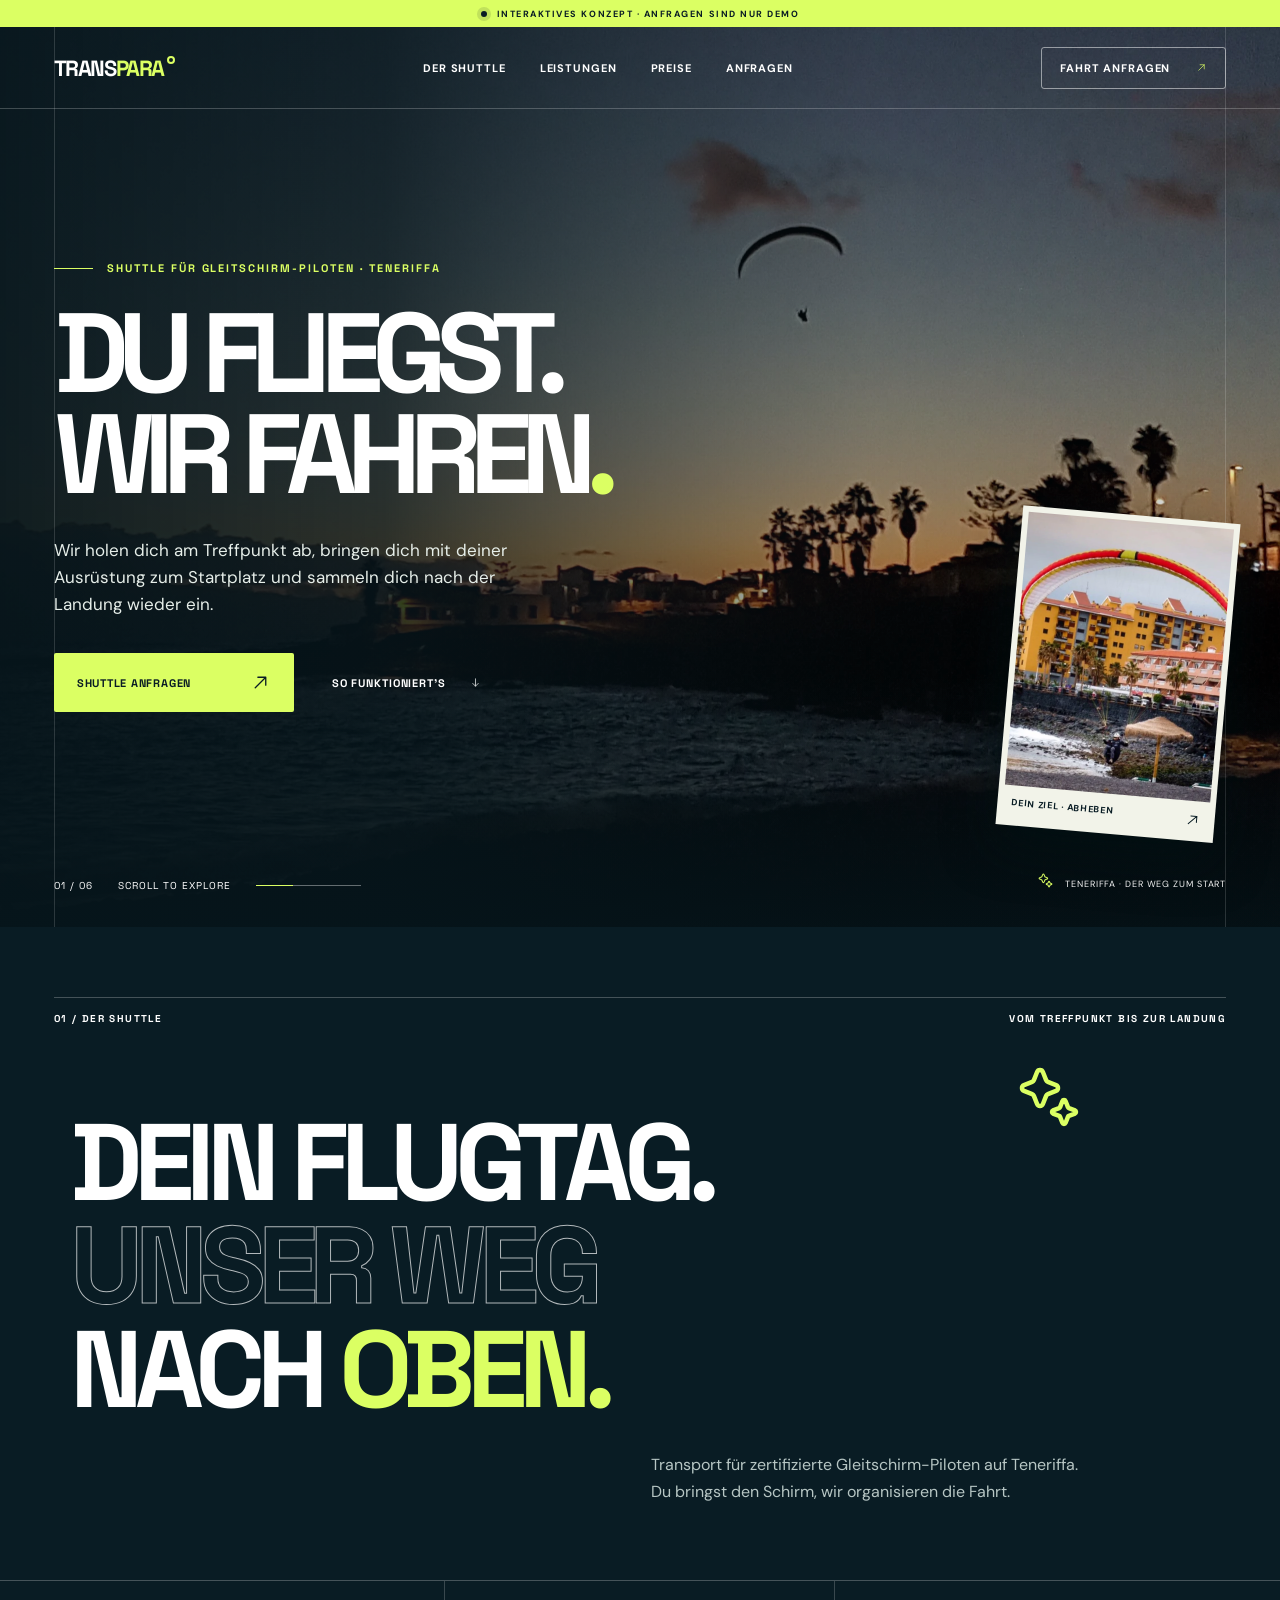
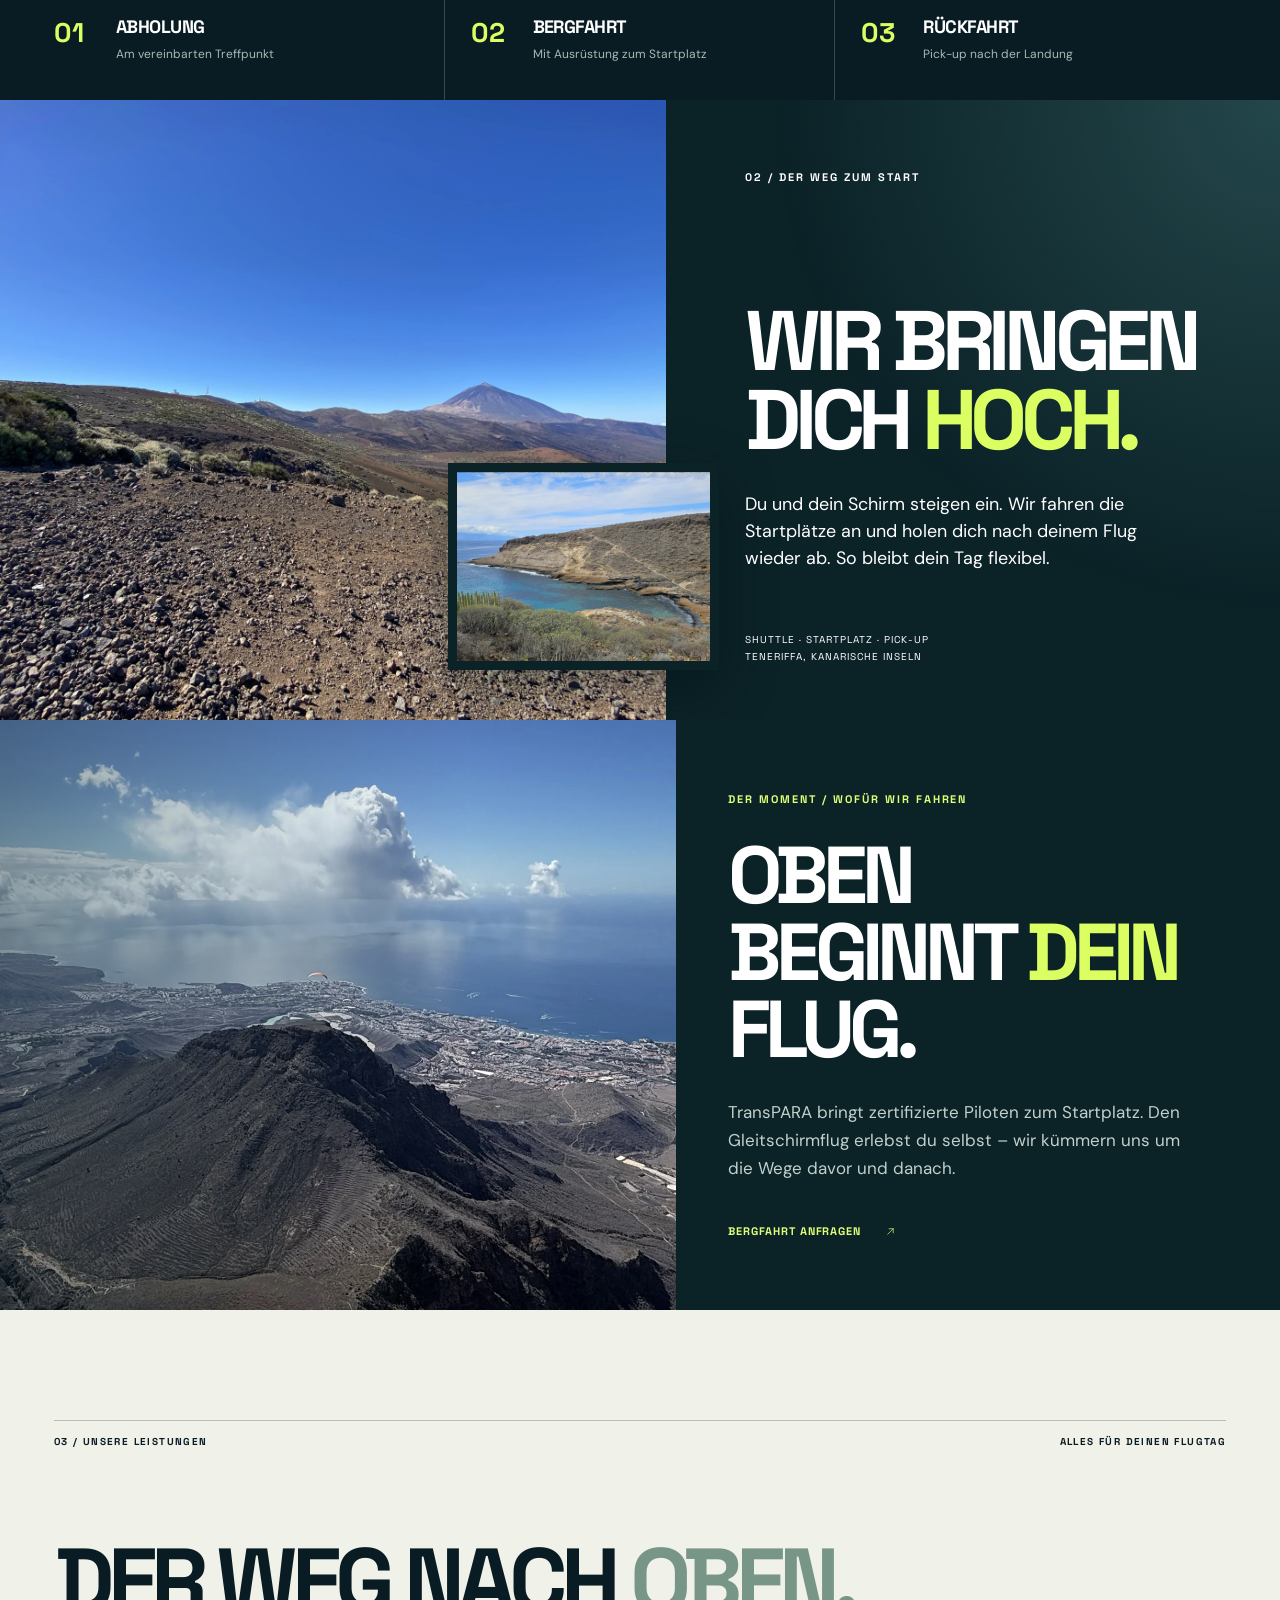
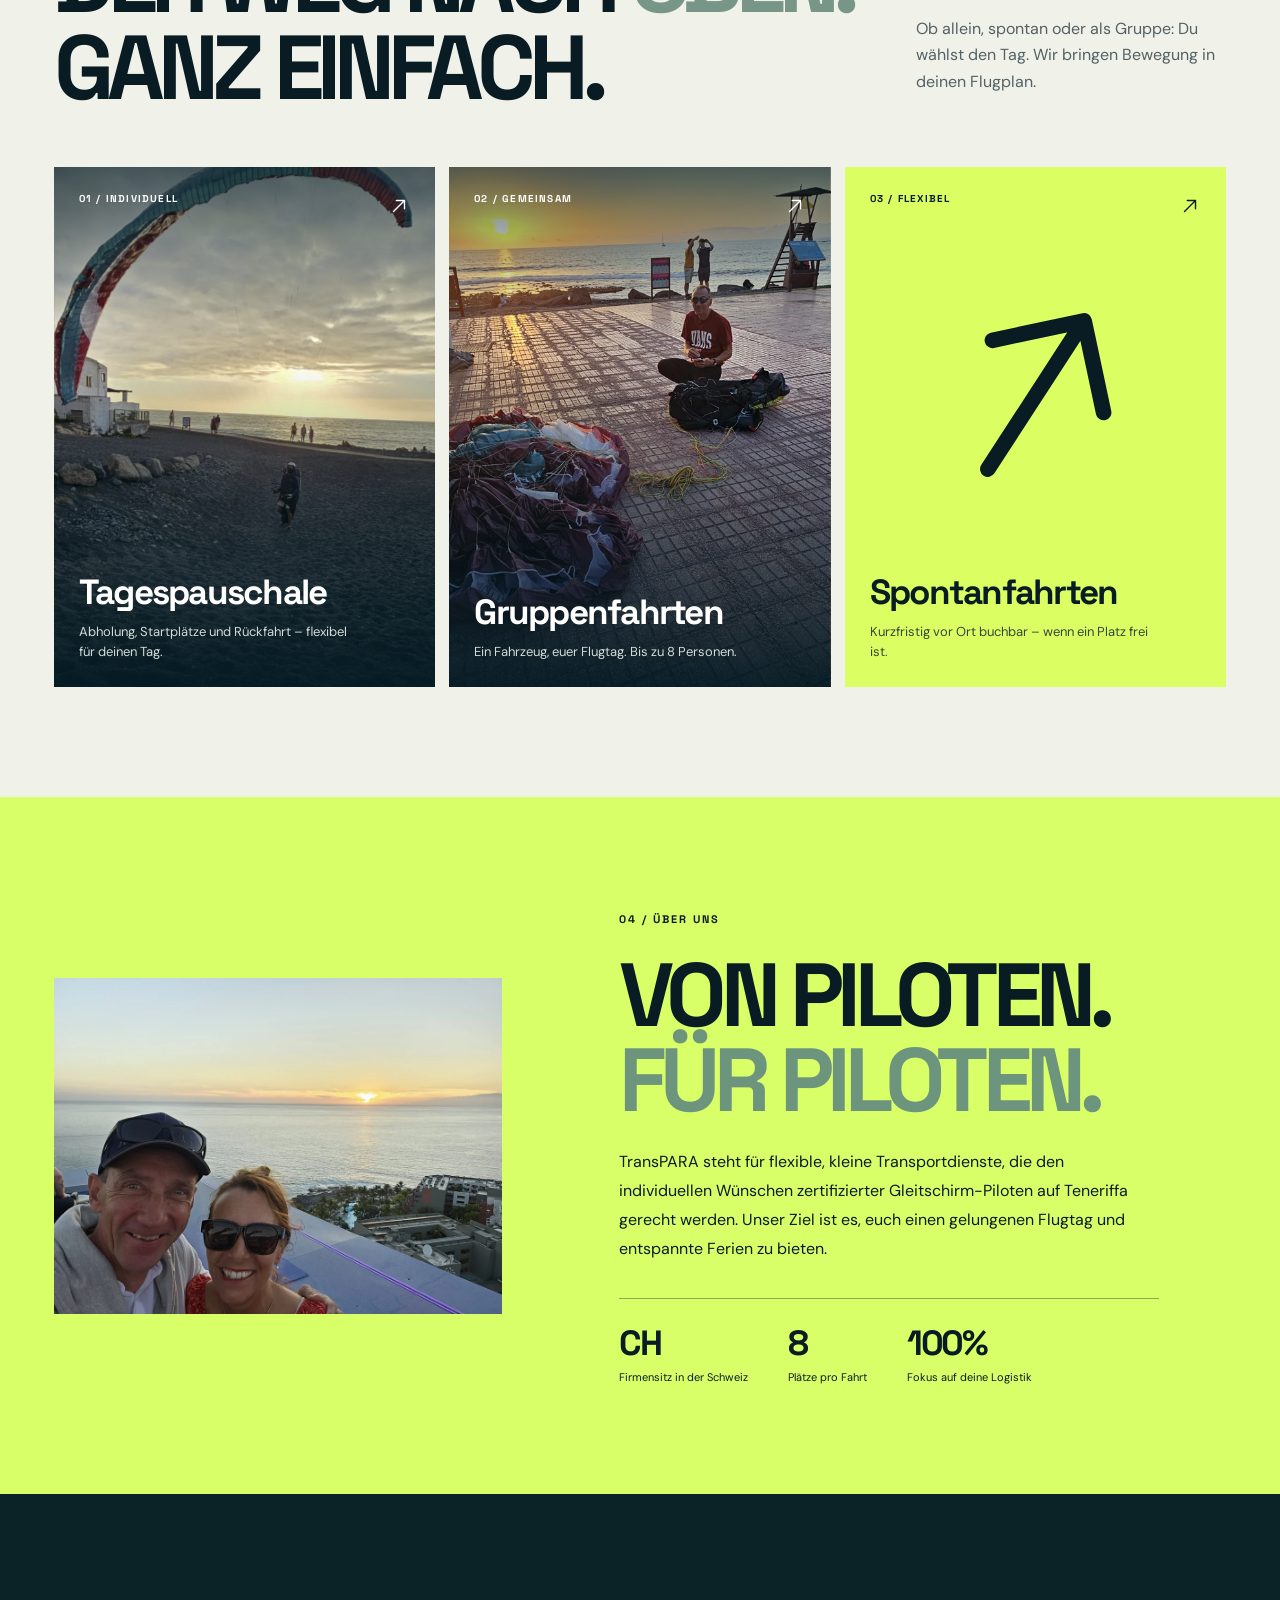
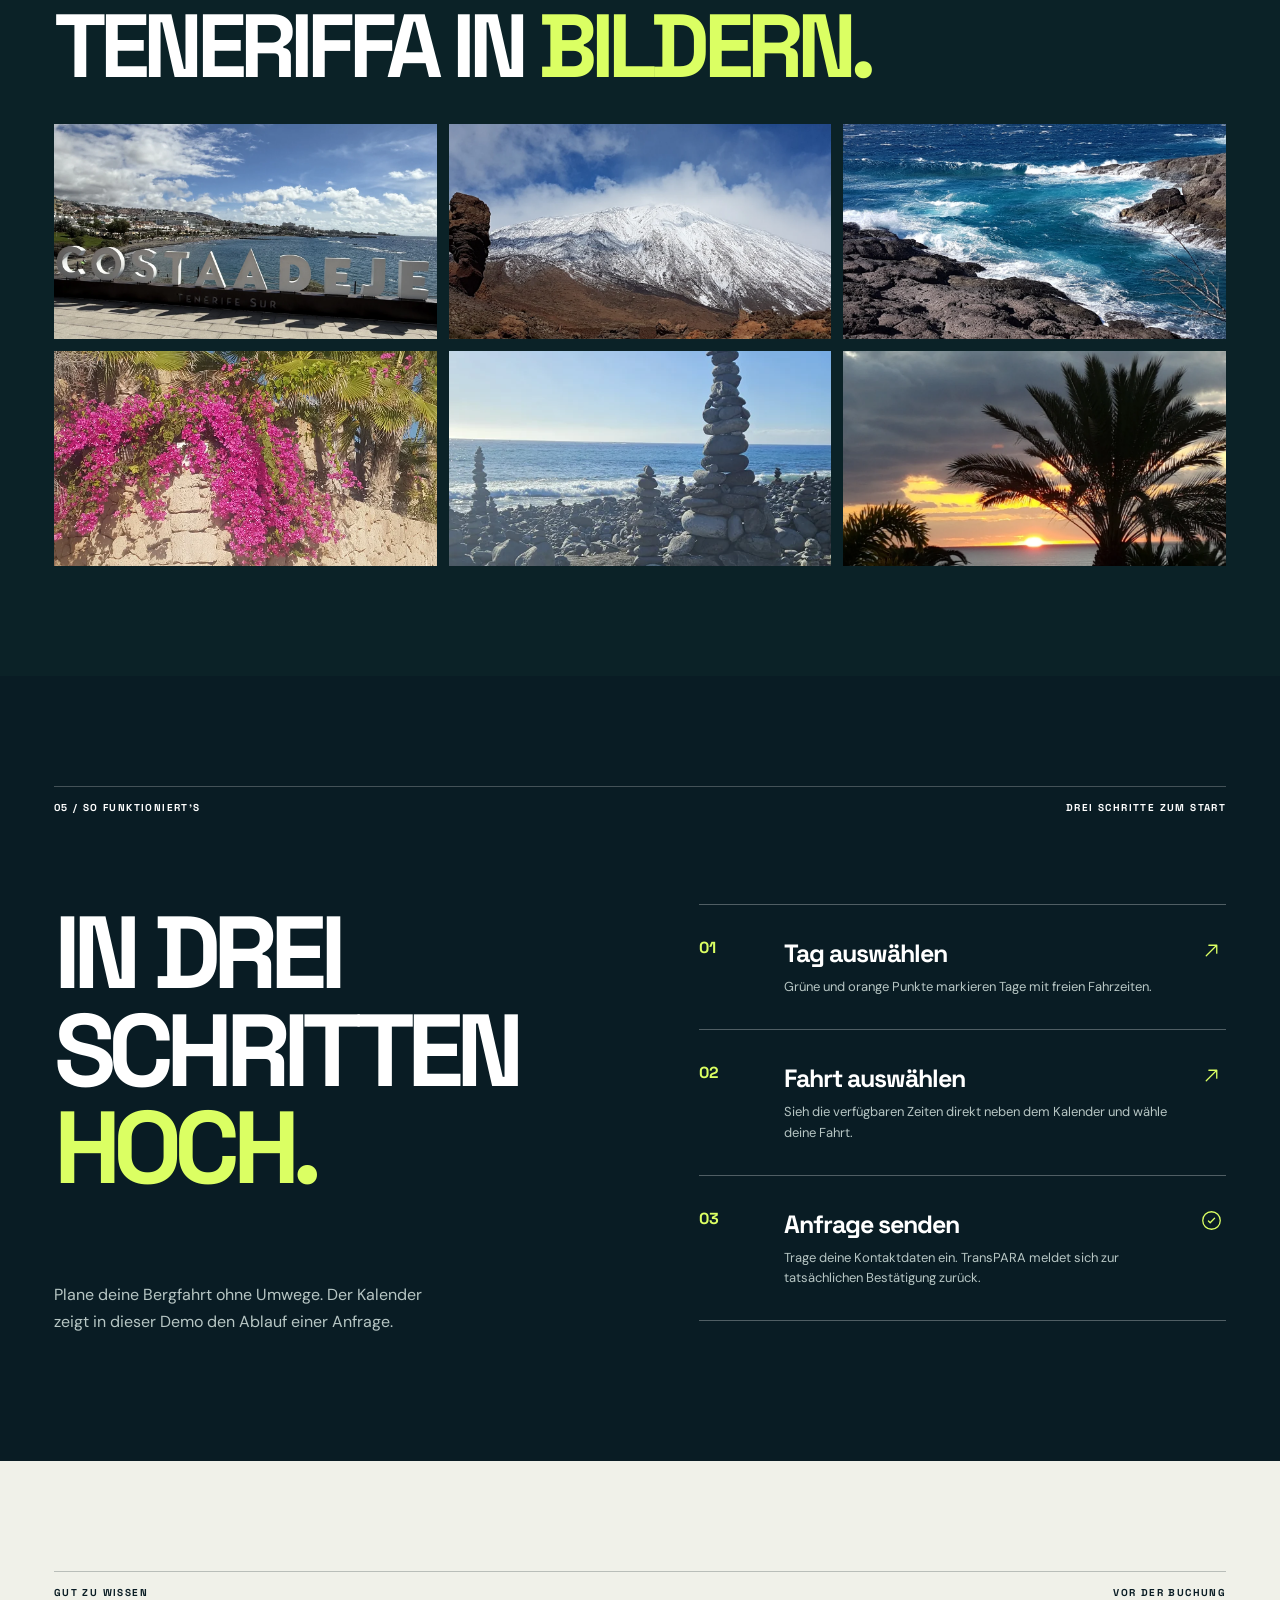
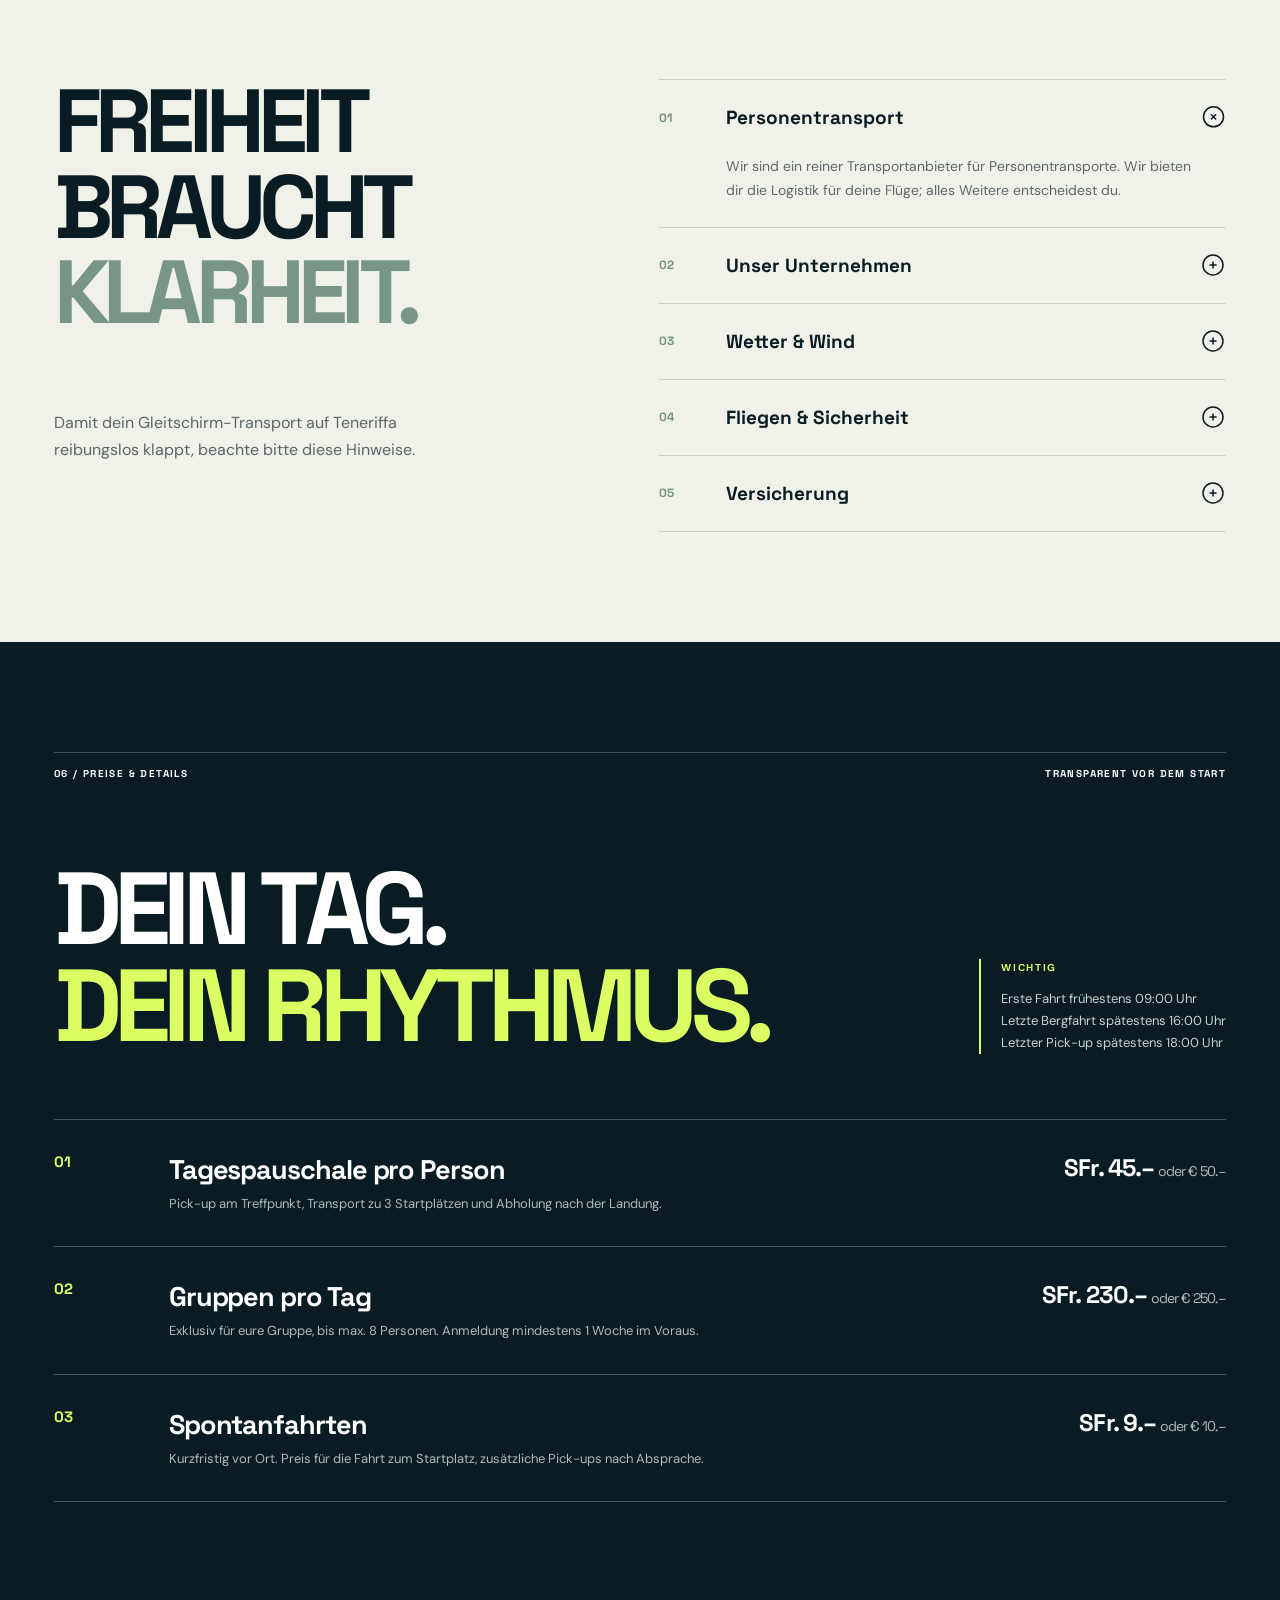
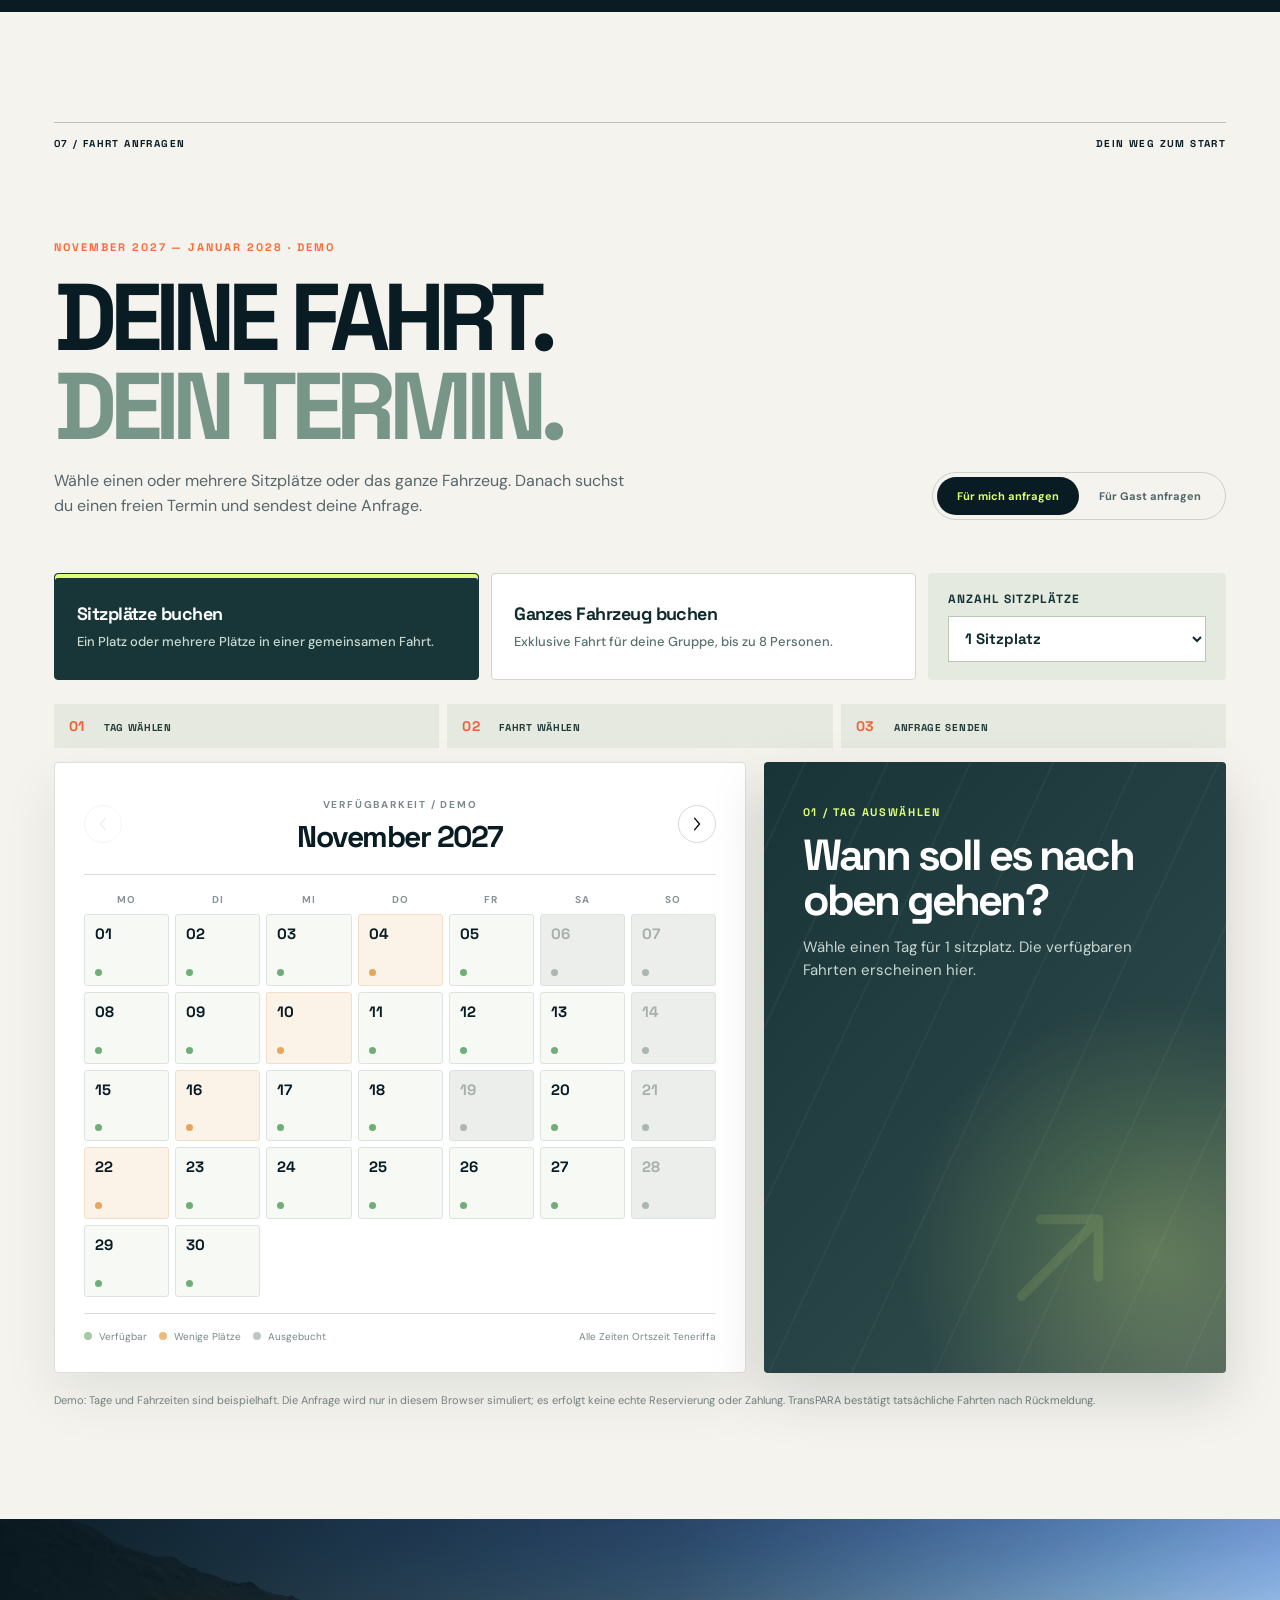
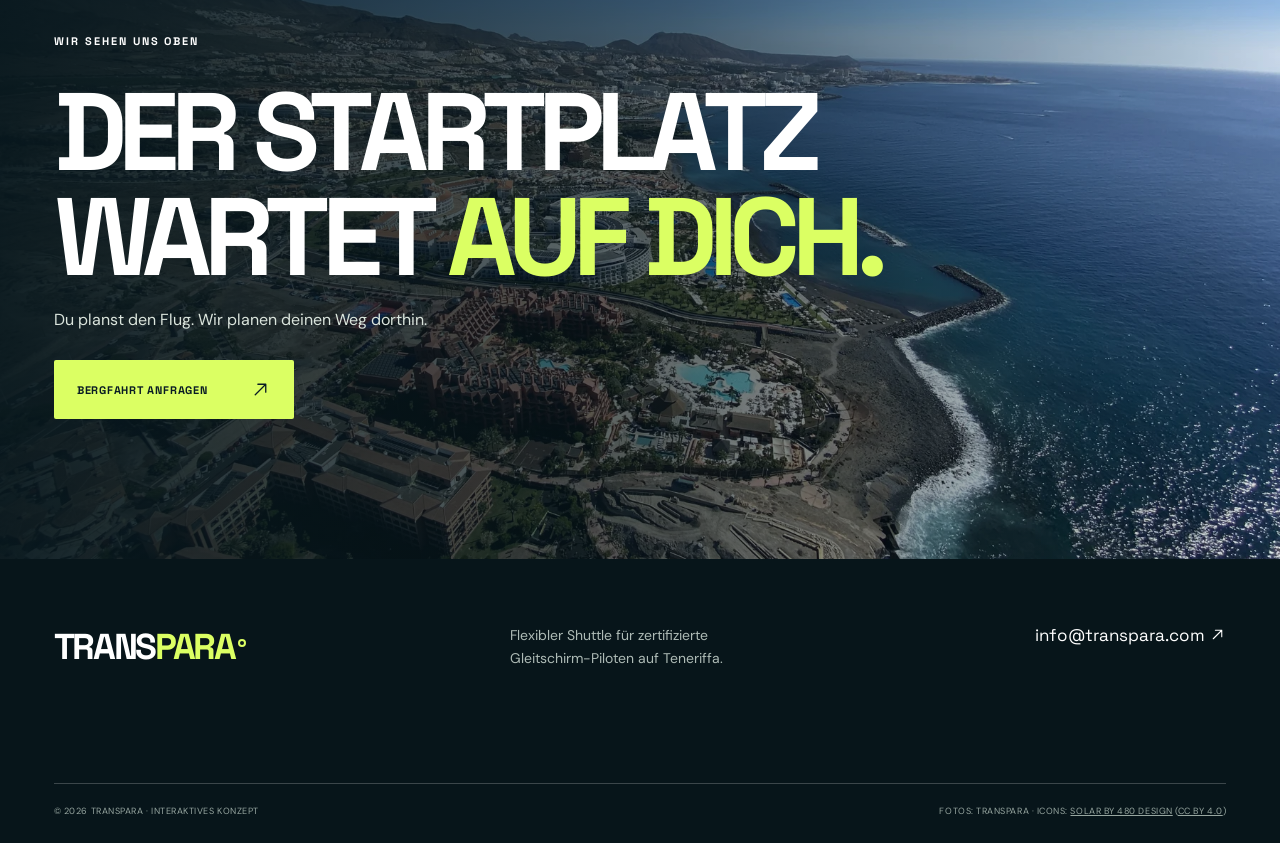
<file: v1/index.html>
<!doctype html>
<html lang="de">
<head>
  <meta charset="utf-8">
  <meta name="viewport" content="width=device-width, initial-scale=1">
  <meta name="theme-color" content="#091c24">
  <meta name="description" content="TransPARA – flexibler Shuttle für zertifizierte Gleitschirm-Piloten auf Teneriffa. Entdecke Fahrten, Preise und freie Termine.">
  <title>TransPARA — Dein Flug beginnt am Boden</title>
  <link rel="preconnect" href="https://fonts.googleapis.com">
  <link rel="preconnect" href="https://fonts.gstatic.com" crossorigin>
  <link href="https://fonts.googleapis.com/css2?family=DM+Sans:wght@400;500;600;700&family=Space+Grotesk:wght@400;500;600;700&display=swap" rel="stylesheet">
  <link rel="stylesheet" href="styles.css">
  <link rel="stylesheet" href="refinements.css">
  <link rel="stylesheet" href="redesign.css">
  <link rel="stylesheet" href="booking.css">
  <script src="app.js" defer></script>
</head>
<body>
  <!-- Solar Linear icons by 480 Design, CC BY 4.0. Published as inline SVG symbols. -->
  <svg class="solar-symbols" xmlns="http://www.w3.org/2000/svg" aria-hidden="true" focusable="false">
    <symbol id="solar-arrow-right-up" viewBox="0 0 24 24">
      <path fill="none" stroke="currentColor" stroke-linecap="round" stroke-linejoin="round" stroke-width="1.5" d="M6 18L18 6M18 15V6H9"/>
    </symbol>
    <symbol id="solar-arrow-down" viewBox="0 0 24 24">
      <path fill="none" stroke="currentColor" stroke-linecap="round" stroke-linejoin="round" stroke-width="1.5" d="M12 4L12 20M6 14L12 20L18 14"/>
    </symbol>
    <symbol id="solar-alt-arrow-left" viewBox="0 0 24 24">
      <path fill="none" stroke="currentColor" stroke-linecap="round" stroke-linejoin="round" stroke-width="1.5" d="M15 5L9 12L15 19"/>
    </symbol>
    <symbol id="solar-alt-arrow-right" viewBox="0 0 24 24">
      <path fill="none" stroke="currentColor" stroke-linecap="round" stroke-linejoin="round" stroke-width="1.5" d="M9 5L15 12L9 19"/>
    </symbol>
    <symbol id="solar-hamburger-menu" viewBox="0 0 24 24">
      <g fill="none" stroke="currentColor" stroke-linecap="round" stroke-width="1.5"><path d="M20 7L4 7"/><path d="M20 12L4 12"/><path d="M20 17L4 17"/></g>
    </symbol>
    <symbol id="solar-close-circle" viewBox="0 0 24 24">
      <g fill="none" stroke="currentColor" stroke-linecap="round" stroke-width="1.5"><circle cx="12" cy="12" r="10"/><path d="M14.5 9.50002L12 12M12 12L9.5 14.5M12 12L9.49998 9.5M12 12L14.5 14.5"/></g>
    </symbol>
    <symbol id="solar-check-circle" viewBox="0 0 24 24">
      <g fill="none" stroke="currentColor" stroke-linecap="round" stroke-width="1.5"><circle cx="12" cy="12" r="10"/><path stroke-linejoin="round" d="M8.5 12.5L10.5 14.5L15.5 9.5"/></g>
    </symbol>
    <symbol id="solar-add-circle" viewBox="0 0 24 24">
      <g fill="none" stroke="currentColor" stroke-linecap="round" stroke-width="1.5"><circle cx="12" cy="12" r="10"/><path d="M15 12L12 12M12 12L9 12M12 12L12 9M12 12L12 15"/></g>
    </symbol>
    <symbol id="solar-stars" viewBox="0 0 24 24">
      <g fill="none" stroke="currentColor" stroke-linecap="round" stroke-width="1.5"><path d="M6.37599 6.96137L3.65785 8.03339C2.78072 8.37932 2.78072 9.62067 3.65784 9.96661L6.37599 11.0386C6.64378 11.1442 6.85575 11.3562 6.96137 11.624L8.03339 14.3422C8.37932 15.2193 9.62067 15.2193 9.96661 14.3422L11.0386 11.624C11.1442 11.3562 11.3562 11.1442 11.624 11.0386L14.3422 9.96661C15.2193 9.62068 15.2193 8.37932 14.3422 8.03339L11.624 6.96137C11.3562 6.85576 11.1442 6.64378 11.0386 6.37599L9.96661 3.65785C9.62068 2.78072 8.37932 2.78072 8.03339 3.65784L6.96137 6.37599C6.85576 6.64378 6.64378 6.85575 6.37599 6.96137Z"/><path d="M15.3781 15.6879L13.3481 16.4885C12.884 16.6715 12.884 17.3285 13.3481 17.5115L15.3781 18.3121C15.5198 18.368 15.632 18.4802 15.6879 18.6219L16.4885 20.6519C16.6715 21.116 17.3285 21.116 17.5115 20.6519L18.3121 18.6219C18.368 18.4802 18.4802 18.368 18.6219 18.3121L20.6519 17.5115C21.116 17.3285 21.116 16.6715 20.6519 16.4885L18.6219 15.6879C18.4802 15.632 18.368 15.5198 18.3121 15.3781L17.5115 13.3481C17.3285 12.884 16.6715 12.884 16.4885 13.3481L15.6879 15.3781C15.632 15.5198 15.5198 15.632 15.3781 15.6879Z"/></g>
    </symbol>
  </svg>
  <div class="demo-ribbon"><span class="pulse"></span> INTERAKTIVES KONZEPT · ANFRAGEN SIND NUR DEMO</div>
  <header class="site-header" id="top">
    <a class="logo" href="#top" aria-label="TransPARA Startseite">TRANS<span>PARA</span><i></i></a>
    <nav id="site-navigation" aria-label="Hauptnavigation"><a href="#experience">Der Shuttle</a><a href="#services">Leistungen</a><a href="#pricing">Preise</a><a href="#booking">Anfragen</a></nav>
    <a href="#booking" class="nav-cta">FAHRT ANFRAGEN <span><svg class="solar-icon" aria-hidden="true" focusable="false"><use href="#solar-arrow-right-up"></use></svg></span></a>
    <button class="menu-toggle" type="button" aria-label="Menü öffnen" aria-controls="site-navigation" aria-expanded="false"><svg class="solar-icon" aria-hidden="true" focusable="false"><use href="#solar-hamburger-menu"></use></svg></button>
  </header>

  <main>
    <section class="hero" aria-labelledby="hero-title">
      <div class="hero-image" role="img" aria-label="Gleitschirm über Teneriffas Küste bei Sonnenuntergang"></div>
      <div class="hero-shade"></div>
      <div class="hero-grid" aria-hidden="true"></div>
      <div class="hero-content">
        <div class="eyebrow hero-eyebrow"><span class="eyebrow-line"></span> SHUTTLE FÜR GLEITSCHIRM-PILOTEN · TENERIFFA</div>
        <h1 id="hero-title">DU FLIEGST.<br><strong>WIR FAHREN<span>.</span></strong></h1>
        <p>Wir holen dich am Treffpunkt ab, bringen dich mit deiner Ausrüstung zum Startplatz und sammeln dich nach der Landung wieder ein.</p>
        <div class="hero-actions"><a class="button button-acid" href="#booking">SHUTTLE ANFRAGEN <span><svg class="solar-icon" aria-hidden="true" focusable="false"><use href="#solar-arrow-right-up"></use></svg></span></a><a class="text-link" href="#experience">SO FUNKTIONIERT'S <span><svg class="solar-icon" aria-hidden="true" focusable="false"><use href="#solar-arrow-down"></use></svg></span></a></div>
      </div>
      <div class="hero-shuttle hero-flight-card" aria-label="Gleitschirmflug auf Teneriffa"><img src="assets/client-paragliding.webp" width="850" height="704" alt="Roter Gleitschirm vor der Küste Teneriffas"><span>DEIN ZIEL · ABHEBEN <b><svg class="solar-icon" aria-hidden="true" focusable="false"><use href="#solar-arrow-right-up"></use></svg></b></span></div>
      <div class="hero-index"><span>01 / 06</span><span>SCROLL TO EXPLORE</span><div class="scroll-track"><i></i></div></div>
      <div class="hero-note"><span class="mini-cross"><svg class="solar-icon" aria-hidden="true" focusable="false"><use href="#solar-stars"></use></svg></span> TENERIFFA · DER WEG ZUM START</div>
    </section>

    <section class="statement" id="experience">
      <div class="section-topline"><span>01 / DER SHUTTLE</span><span>VOM TREFFPUNKT BIS ZUR LANDUNG</span></div>
      <div class="statement-copy reveal"><span class="asterisk"><svg class="solar-icon" aria-hidden="true" focusable="false"><use href="#solar-stars"></use></svg></span><h2>DEIN FLUGTAG.<br><span>UNSER WEG</span><br>NACH <i>OBEN.</i></h2><p>Transport für zertifizierte Gleitschirm-Piloten auf Teneriffa. Du bringst den Schirm, wir organisieren die Fahrt.</p></div>
      <div class="journey-strip"><div><b>01</b><strong>ABHOLUNG</strong><span>Am vereinbarten Treffpunkt</span></div><div><b>02</b><strong>BERGFAHRT</strong><span>Mit Ausrüstung zum Startplatz</span></div><div><b>03</b><strong>RÜCKFAHRT</strong><span>Pick-up nach der Landung</span></div></div>
    </section>

    <section class="visual-story" aria-label="Mit dem Shuttle zum Startplatz"><div class="story-photo" role="img" aria-label="Vulkanisches Hochland auf Teneriffa"></div><div class="story-overlay"><span class="eyebrow">02 / DER WEG ZUM START</span><h2>WIR BRINGEN<br>DICH <em>HOCH.</em></h2><p>Du und dein Schirm steigen ein. Wir fahren die Startplätze an und holen dich nach deinem Flug wieder ab. So bleibt dein Tag flexibel.</p><span class="coordinate">SHUTTLE · STARTPLATZ · PICK-UP<br>TENERIFFA, KANARISCHE INSELN</span></div></section>

    <section class="flight-moment" aria-labelledby="flight-title"><div class="flight-moment-photo" role="img" aria-label="Blick über Teneriffas Vulkanlandschaft bis zum Atlantik"></div><div class="flight-moment-copy"><span class="eyebrow">DER MOMENT / WOFÜR WIR FAHREN</span><h2 id="flight-title">OBEN<br>BEGINNT <em>DEIN</em><br>FLUG.</h2><p>TransPARA bringt zertifizierte Piloten zum Startplatz. Den Gleitschirmflug erlebst du selbst – wir kümmern uns um die Wege davor und danach.</p><a class="text-link" href="#booking">BERGFAHRT ANFRAGEN <span><svg class="solar-icon" aria-hidden="true" focusable="false"><use href="#solar-arrow-right-up"></use></svg></span></a></div></section>

    <section class="services section-pad" id="services">
      <div class="section-topline dark"><span>03 / UNSERE LEISTUNGEN</span><span>ALLES FÜR DEINEN FLUGTAG</span></div>
      <div class="services-heading"><h2>DER WEG NACH <em>OBEN.</em><br>GANZ EINFACH.</h2><p>Ob allein, spontan oder als Gruppe: Du wählst den Tag. Wir bringen Bewegung in deinen Flugplan.</p></div>
      <div class="service-grid">
        <article class="service-card image-card reveal"><div class="card-photo photo-one"></div><div class="card-top"><span>01 / INDIVIDUELL</span><span><svg class="solar-icon" aria-hidden="true" focusable="false"><use href="#solar-arrow-right-up"></use></svg></span></div><div class="card-bottom"><h3>Tagespauschale</h3><p>Abholung, Startplätze und Rückfahrt – flexibel für deinen Tag.</p></div></article>
        <article class="service-card image-card reveal"><div class="card-photo photo-two"></div><div class="card-top"><span>02 / GEMEINSAM</span><span><svg class="solar-icon" aria-hidden="true" focusable="false"><use href="#solar-arrow-right-up"></use></svg></span></div><div class="card-bottom"><h3>Gruppenfahrten</h3><p>Ein Fahrzeug, euer Flugtag. Bis zu 8 Personen.</p></div></article>
        <article class="service-card graphic-card reveal"><div class="card-top"><span>03 / FLEXIBEL</span><span><svg class="solar-icon" aria-hidden="true" focusable="false"><use href="#solar-arrow-right-up"></use></svg></span></div><div class="graphic-wind" aria-hidden="true"><svg class="solar-icon" aria-hidden="true" focusable="false"><use href="#solar-arrow-right-up"></use></svg></div><div class="card-bottom"><h3>Spontanfahrten</h3><p>Kurzfristig vor Ort buchbar – wenn ein Platz frei ist.</p></div></article>
      </div>
    </section>

    <section class="about section-pad" id="about"><img class="about-photo" src="assets/client-transpara-team.webp" width="1000" height="750" alt="Das TransPARA-Team auf Teneriffa" loading="lazy"><div class="about-content"><span class="eyebrow">04 / ÜBER UNS</span><h2>VON PILOTEN.<br><em>FÜR PILOTEN.</em></h2><p>TransPARA steht für flexible, kleine Transportdienste, die den individuellen Wünschen zertifizierter Gleitschirm-Piloten auf Teneriffa gerecht werden. Unser Ziel ist es, euch einen gelungenen Flugtag und entspannte Ferien zu bieten.</p><div class="about-facts"><div><strong>CH</strong><span>Firmensitz in der Schweiz</span></div><div><strong>8</strong><span>Plätze pro Fahrt</span></div><div><strong>100%</strong><span>Fokus auf deine Logistik</span></div></div></div></section>


    <section class="photo-gallery section-pad" aria-labelledby="gallery-title">
      <h2 id="gallery-title">TENERIFFA IN <em>BILDERN.</em></h2>
      <ul class="photo-gallery-grid" role="list">
        <li><img src="assets/client-costa-adeje.webp" width="1250" height="703" alt="Costa Adeje mit Blick auf die Küste" loading="lazy"></li>
        <li><img src="assets/client-teide.webp" width="1120" height="840" alt="Schneebedeckter Teide über der Vulkanlandschaft" loading="lazy"></li>
        <li><img src="assets/client-lava-coast.webp" width="1120" height="840" alt="Atlantikwellen an der felsigen Lavaküste" loading="lazy"></li>
        <li><img class="gallery-flowers" src="assets/client-bougainvillea.webp" width="720" height="1280" alt="Blühende Bougainvilleen und Palmen" loading="lazy"></li>
        <li><img class="gallery-stones" src="assets/client-stone-stacks.webp" width="591" height="1280" alt="Aufgeschichtete Steine am Meer" loading="lazy"></li>
        <li><img src="assets/client-palm-sunset.webp" width="1120" height="840" alt="Palmen vor dem Sonnenuntergang am Atlantik" loading="lazy"></li>
      </ul>
    </section>

    <section class="how section-pad"><div class="section-topline"><span>05 / SO FUNKTIONIERT'S</span><span>DREI SCHRITTE ZUM START</span></div><div class="how-grid"><div class="how-title"><h2>IN DREI<br>SCHRITTEN <em>HOCH.</em></h2><p>Plane deine Bergfahrt ohne Umwege. Der Kalender zeigt in dieser Demo den Ablauf einer Anfrage.</p></div><div class="steps"><div class="step"><span>01</span><div><h3>Tag auswählen</h3><p>Grüne und orange Punkte markieren Tage mit freien Fahrzeiten.</p></div><b><svg class="solar-icon" aria-hidden="true" focusable="false"><use href="#solar-arrow-right-up"></use></svg></b></div><div class="step"><span>02</span><div><h3>Fahrt auswählen</h3><p>Sieh die verfügbaren Zeiten direkt neben dem Kalender und wähle deine Fahrt.</p></div><b><svg class="solar-icon" aria-hidden="true" focusable="false"><use href="#solar-arrow-right-up"></use></svg></b></div><div class="step"><span>03</span><div><h3>Anfrage senden</h3><p>Trage deine Kontaktdaten ein. TransPARA meldet sich zur tatsächlichen Bestätigung zurück.</p></div><b><svg class="solar-icon" aria-hidden="true" focusable="false"><use href="#solar-check-circle"></use></svg></b></div></div></div></section>

    <section class="know section-pad" id="info"><div class="section-topline dark"><span>GUT ZU WISSEN</span><span>VOR DER BUCHUNG</span></div><div class="know-grid"><div><h2>FREIHEIT<br>BRAUCHT <em>KLARHEIT.</em></h2><p>Damit dein Gleitschirm-Transport auf Teneriffa reibungslos klappt, beachte bitte diese Hinweise.</p></div><div class="accordion">
      <details open><summary><span>01</span>Personentransport<i><svg class="solar-icon" aria-hidden="true" focusable="false"><use href="#solar-add-circle"></use></svg></i></summary><p>Wir sind ein reiner Transportanbieter für Personentransporte. Wir bieten dir die Logistik für deine Flüge; alles Weitere entscheidest du.</p></details>
      <details><summary><span>02</span>Unser Unternehmen<i><svg class="solar-icon" aria-hidden="true" focusable="false"><use href="#solar-add-circle"></use></svg></i></summary><p>Wir sind ein offizielles Unternehmen mit Sitz in der Schweiz und haben die Ausbildung für gewerbsmässigen Personentransport.</p></details>
      <details><summary><span>03</span>Wetter & Wind<i><svg class="solar-icon" aria-hidden="true" focusable="false"><use href="#solar-add-circle"></use></svg></i></summary><p>Die aktuellen Wetterbedingungen beeinflussen unsere Entscheidungen. Kurzfristige Anpassungen sind immer möglich.</p></details>
      <details><summary><span>04</span>Fliegen & Sicherheit<i><svg class="solar-icon" aria-hidden="true" focusable="false"><use href="#solar-add-circle"></use></svg></i></summary><p>Die Entscheidung zu fliegen triffst alleine du. Bei ungeeigneten Bedingungen wird der Transport verschoben, eine Alternative gewählt oder abgesagt.</p></details>
      <details><summary><span>05</span>Versicherung<i><svg class="solar-icon" aria-hidden="true" focusable="false"><use href="#solar-add-circle"></use></svg></i></summary><p>Die Versicherung liegt bei dir. Wir empfehlen mindestens eine gute Reiseversicherung, welche auch Bergungskosten beinhaltet.</p></details>
    </div></div></section>

    <section class="pricing section-pad" id="pricing"><div class="section-topline"><span>06 / PREISE & DETAILS</span><span>TRANSPARENT VOR DEM START</span></div><div class="pricing-head"><h2>DEIN TAG.<br><em>DEIN RHYTHMUS.</em></h2><div class="time-note"><b>WICHTIG</b><span>Erste Fahrt frühestens 09:00 Uhr<br>Letzte Bergfahrt spätestens 16:00 Uhr<br>Letzter Pick-up spätestens 18:00 Uhr</span></div></div><div class="price-list"><div class="price-row"><span>01</span><div><h3>Tagespauschale pro Person</h3><p>Pick-up am Treffpunkt, Transport zu 3 Startplätzen und Abholung nach der Landung.</p></div><strong>SFr. 45.– <small>oder € 50.–</small></strong></div><div class="price-row"><span>02</span><div><h3>Gruppen pro Tag</h3><p>Exklusiv für eure Gruppe, bis max. 8 Personen. Anmeldung mindestens 1 Woche im Voraus.</p></div><strong>SFr. 230.– <small>oder € 250.–</small></strong></div><div class="price-row"><span>03</span><div><h3>Spontanfahrten</h3><p>Kurzfristig vor Ort. Preis für die Fahrt zum Startplatz, zusätzliche Pick-ups nach Absprache.</p></div><strong>SFr. 9.– <small>oder € 10.–</small></strong></div></div></section>

    <section class="booking section-pad" id="booking"><div class="section-topline dark"><span>07 / FAHRT ANFRAGEN</span><span>DEIN WEG ZUM START</span></div><div class="booking-intro"><div><span class="eyebrow orange">NOVEMBER 2027 — JANUAR 2028 · DEMO</span><h2>DEINE FAHRT.<br><em>DEIN TERMIN.</em></h2><p>Wähle einen oder mehrere Sitzplätze oder das ganze Fahrzeug. Danach suchst du einen freien Termin und sendest deine Anfrage.</p></div><div class="mode-switch" role="group" aria-label="Anfragemodus"><button class="mode active" data-mode="self" type="button">Für mich anfragen</button><button class="mode" data-mode="frontdesk" type="button">Für Gast anfragen</button></div></div><div class="booking-choice" role="group" aria-label="Was möchtest du buchen?"><button class="booking-type active" type="button" data-booking-type="seats" aria-pressed="true"><strong>Sitzplätze buchen</strong><span>Ein Platz oder mehrere Plätze in einer gemeinsamen Fahrt.</span></button><button class="booking-type" type="button" data-booking-type="vehicle" aria-pressed="false"><strong>Ganzes Fahrzeug buchen</strong><span>Exklusive Fahrt für deine Gruppe, bis zu 8 Personen.</span></button><label class="seat-count-wrap" id="seat-count-wrap" for="seat-count">Anzahl Sitzplätze<select id="seat-count" name="seatCount"><option value="1">1 Sitzplatz</option><option value="2">2 Sitzplätze</option><option value="3">3 Sitzplätze</option><option value="4">4 Sitzplätze</option><option value="5">5 Sitzplätze</option><option value="6">6 Sitzplätze</option><option value="7">7 Sitzplätze</option><option value="8">8 Sitzplätze</option></select></label></div><div class="booking-steps" aria-label="Ablauf der Anfrage"><span><b>01</b> TAG WÄHLEN</span><span><b>02</b> FAHRT WÄHLEN</span><span><b>03</b> ANFRAGE SENDEN</span></div><div class="booking-board"><div class="calendar-shell"><div class="calendar-top"><button id="prev-month" class="calendar-arrow" type="button" aria-label="Vorheriger Monat"><svg class="solar-icon" aria-hidden="true" focusable="false"><use href="#solar-alt-arrow-left"></use></svg></button><div><span>VERFÜGBARKEIT / DEMO</span><h3 id="month-label"></h3></div><button id="next-month" class="calendar-arrow" type="button" aria-label="Nächster Monat"><svg class="solar-icon" aria-hidden="true" focusable="false"><use href="#solar-alt-arrow-right"></use></svg></button></div><div class="calendar-weekdays"><span>MO</span><span>DI</span><span>MI</span><span>DO</span><span>FR</span><span>SA</span><span>SO</span></div><div id="calendar-days" class="calendar-days"></div><div class="calendar-footer"><div class="legend"><span><i class="available"></i> Verfügbar</span><span><i class="limited"></i> Wenige Plätze</span><span><i class="unavailable"></i> Ausgebucht</span></div><span>Alle Zeiten Ortszeit Teneriffa</span></div></div><div id="slot-panel" class="slot-panel" aria-live="polite"><div><span class="eyebrow orange">01 / TAG AUSWÄHLEN</span><h3>Wann soll es nach oben gehen?</h3><p>Klicke auf einen verfügbaren Kalendertag. Die Fahrzeiten erscheinen hier.</p></div></div></div><p class="demo-disclaimer">Demo: Tage und Fahrzeiten sind beispielhaft. Die Anfrage wird nur in diesem Browser simuliert; es erfolgt keine echte Reservierung oder Zahlung. TransPARA bestätigt tatsächliche Fahrten nach Rückmeldung.</p></section>

    <section class="closing"><div class="closing-image"></div><div class="closing-content"><span class="eyebrow">WIR SEHEN UNS OBEN</span><h2>DER STARTPLATZ<br>WARTET <em>AUF DICH.</em></h2><p>Du planst den Flug. Wir planen deinen Weg dorthin.</p><a class="button button-acid" href="#booking">BERGFAHRT ANFRAGEN <span><svg class="solar-icon" aria-hidden="true" focusable="false"><use href="#solar-arrow-right-up"></use></svg></span></a></div></section>
  </main>

  <footer><div class="footer-main"><a class="logo" href="#top">TRANS<span>PARA</span><i></i></a><p>Flexibler Shuttle für zertifizierte Gleitschirm-Piloten auf Teneriffa.</p><a href="mailto:info@transpara.com">info@transpara.com <svg class="solar-icon" aria-hidden="true" focusable="false"><use href="#solar-arrow-right-up"></use></svg></a></div><div class="footer-bottom"><span>© 2026 TRANSPARA · INTERAKTIVES KONZEPT</span><span>FOTOS: TRANSPARA · ICONS: <a href="https://github.com/480-Design/Solar-Icon-Set">SOLAR BY 480 DESIGN</a> (<a href="https://creativecommons.org/licenses/by/4.0/">CC BY 4.0</a>)</span></div></footer>

  <dialog id="booking-modal" aria-labelledby="modal-title"><div class="modal-body"><button class="modal-close" type="button" aria-label="Schließen"><svg class="solar-icon" aria-hidden="true" focusable="false"><use href="#solar-close-circle"></use></svg></button><div id="form-view"><span class="eyebrow orange">DEMO / FAHRTANFRAGE</span><h2 id="modal-title">FAHRT<br><em>ANFRAGEN.</em></h2><p id="modal-summary" class="modal-summary"></p><form id="booking-form"><div id="booking-selection" class="reservation-summary"></div><div class="form-grid"><label>Vorname <input name="firstName" autocomplete="given-name" required></label><label>Nachname <input name="lastName" autocomplete="family-name" required></label><label>E-Mail-Adresse <input name="email" type="email" autocomplete="email" required></label><label>Telefonnummer <input name="phone" type="tel" autocomplete="tel" required></label><label>Treffpunkt <input name="pickup" placeholder="z. B. La Caleta" required></label></div><label>Nachricht / Wünsche <textarea name="message" rows="3" placeholder="Was sollten wir wissen?"></textarea></label><div class="modal-bottom"><p>Nur Demo. Die tatsächliche Fahrt wird nach Rückmeldung bestätigt.</p><button type="submit" class="button button-dark">ANFRAGE SENDEN <span><svg class="solar-icon" aria-hidden="true" focusable="false"><use href="#solar-arrow-right-up"></use></svg></span></button></div></form></div><div id="success-view" hidden><div class="success-icon"><svg class="solar-icon" aria-hidden="true" focusable="false"><use href="#solar-check-circle"></use></svg></div><span class="eyebrow orange">ANFRAGE GESENDET</span><h2>WIR MELDEN<br><em>UNS BEI DIR.</em></h2><p id="success-copy"></p><div id="success-ref" class="success-ref"></div><button type="button" class="button button-dark done-button">ZURÜCK ZUM KALENDER <span><svg class="solar-icon" aria-hidden="true" focusable="false"><use href="#solar-arrow-right-up"></use></svg></span></button></div></div></dialog>
</body>
</html>
</file>
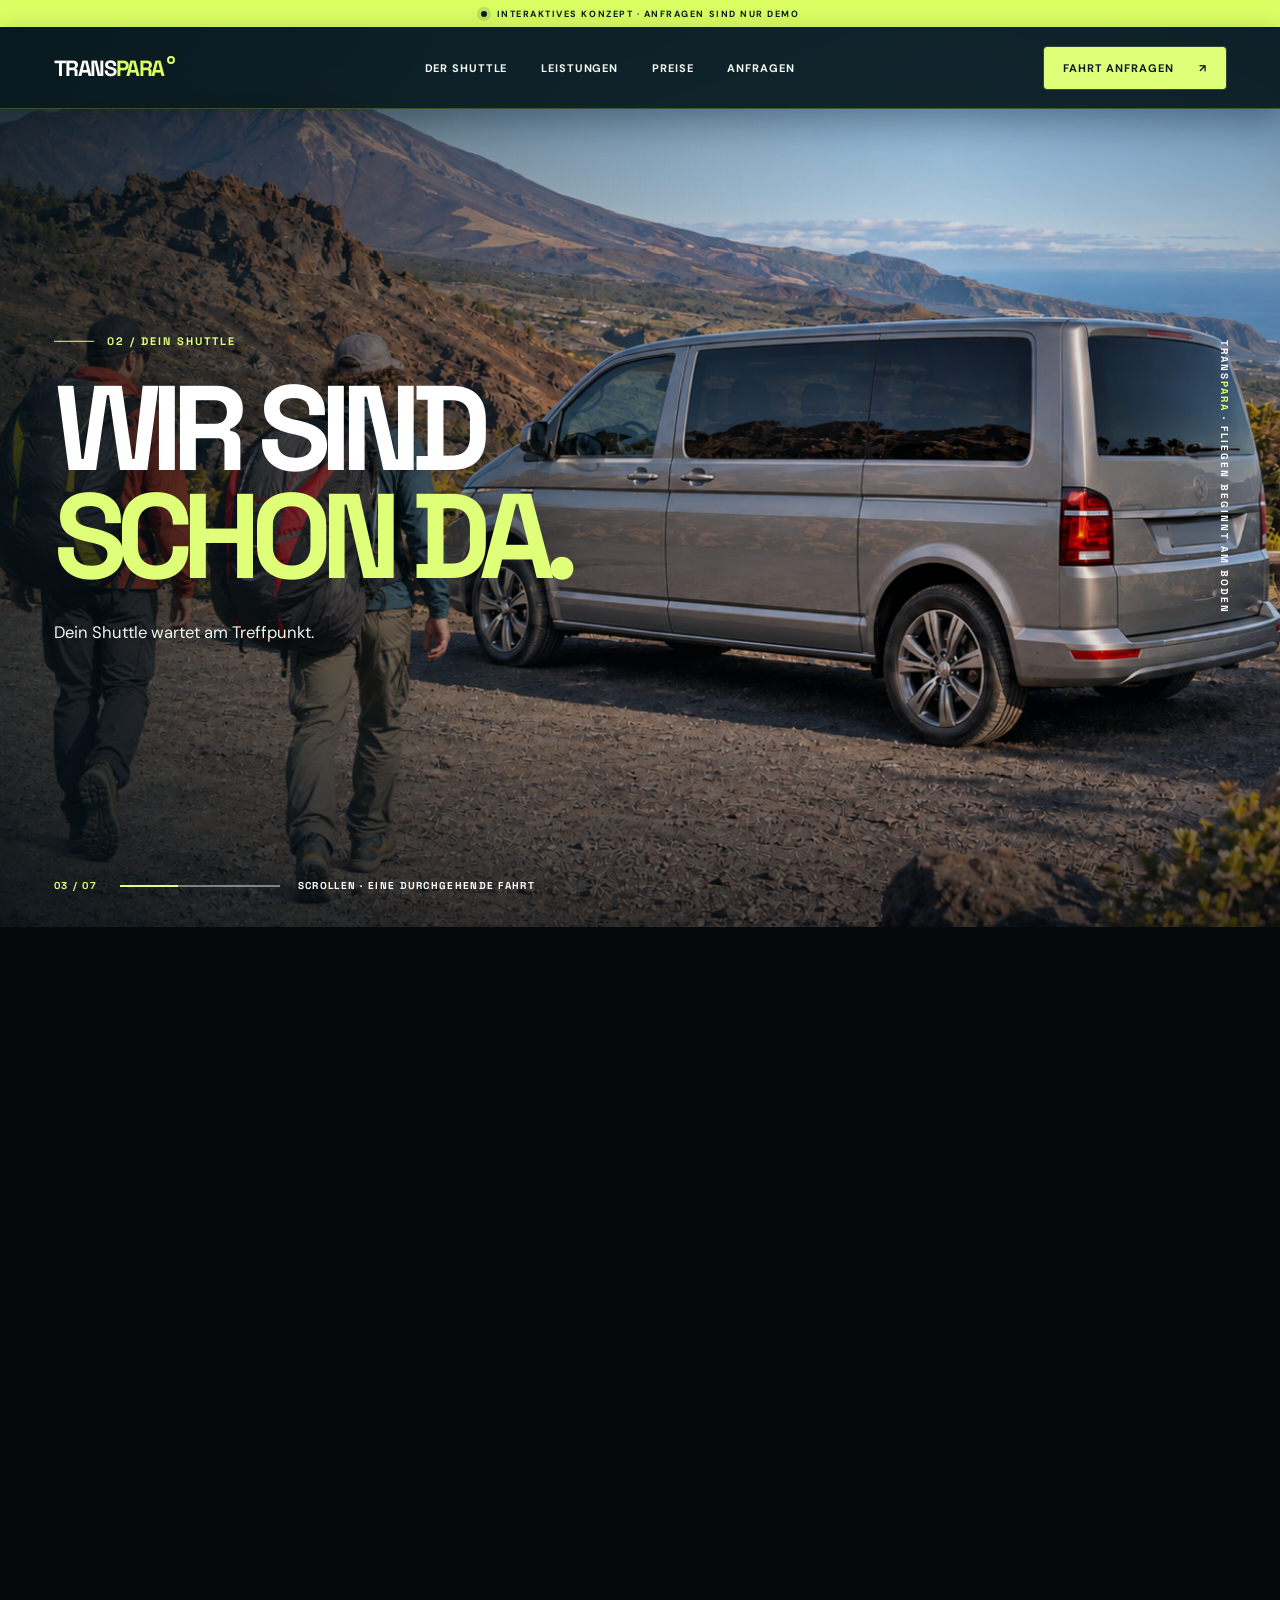
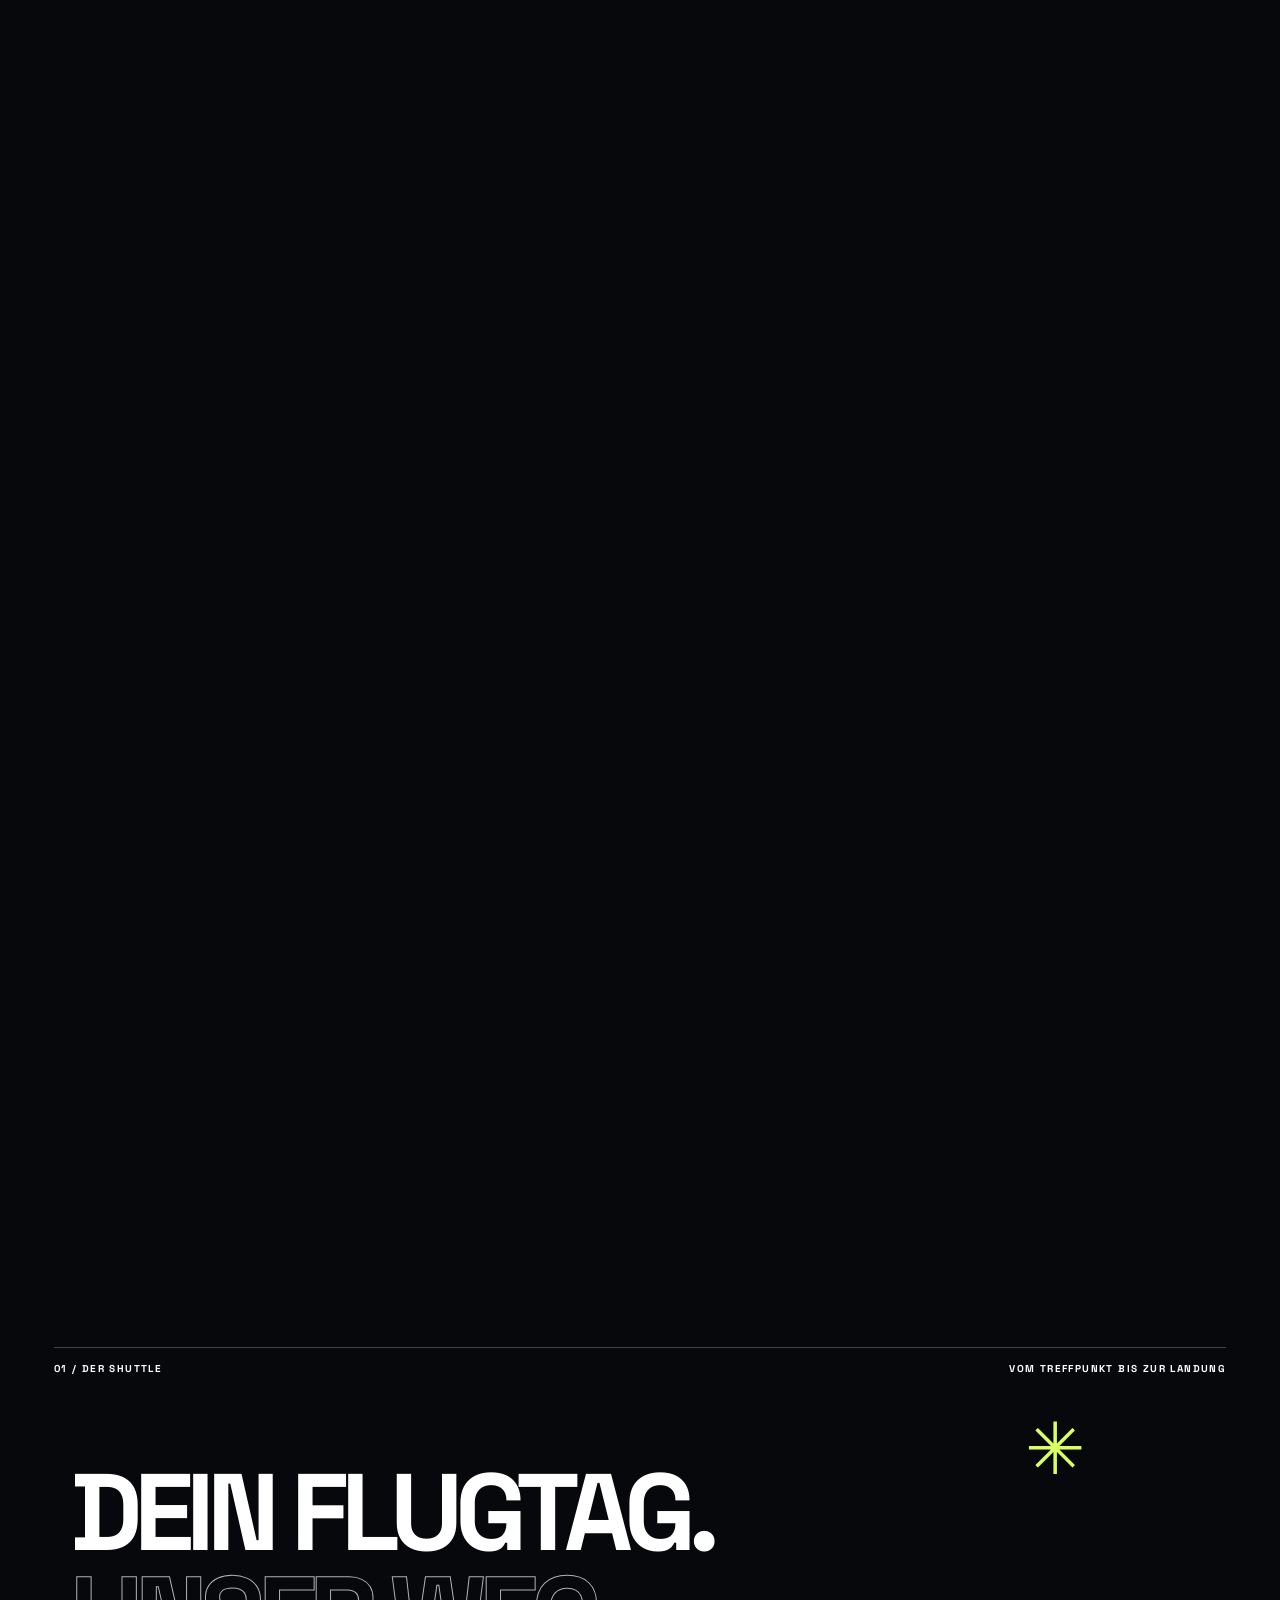
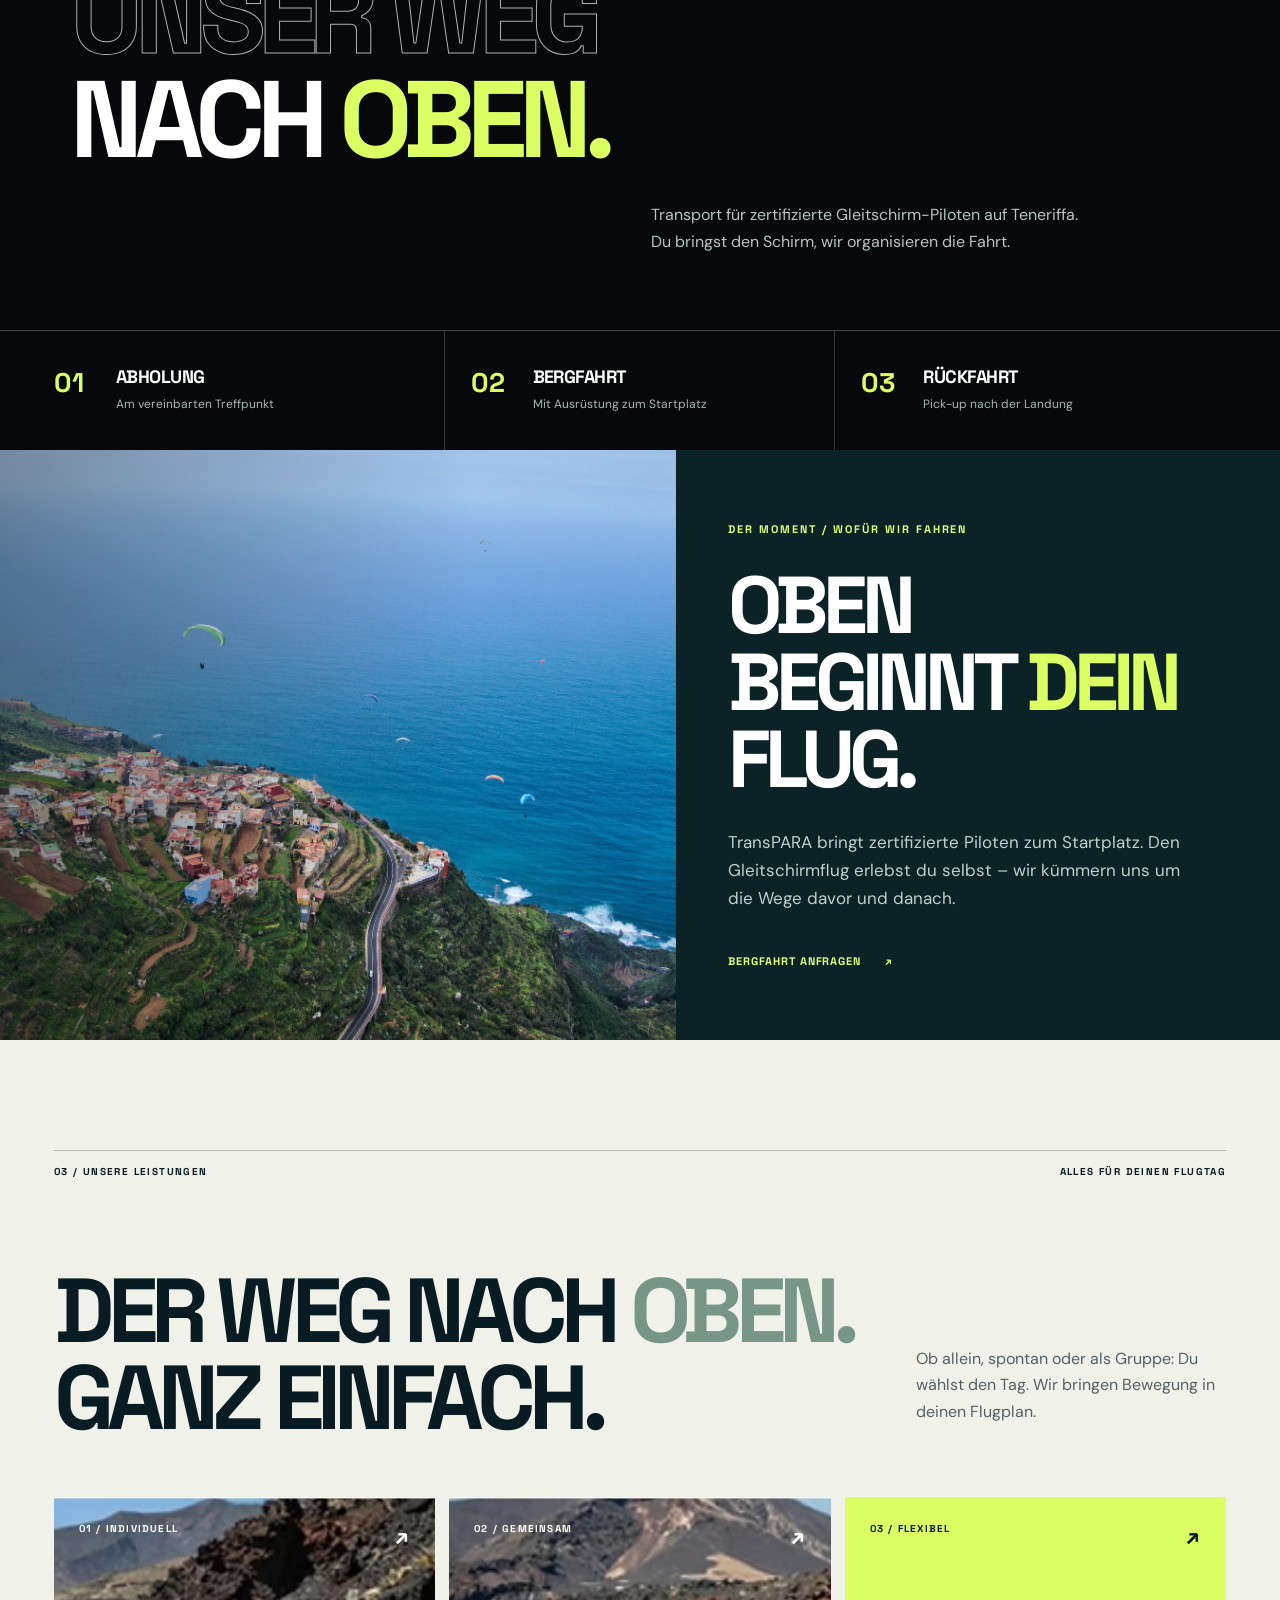
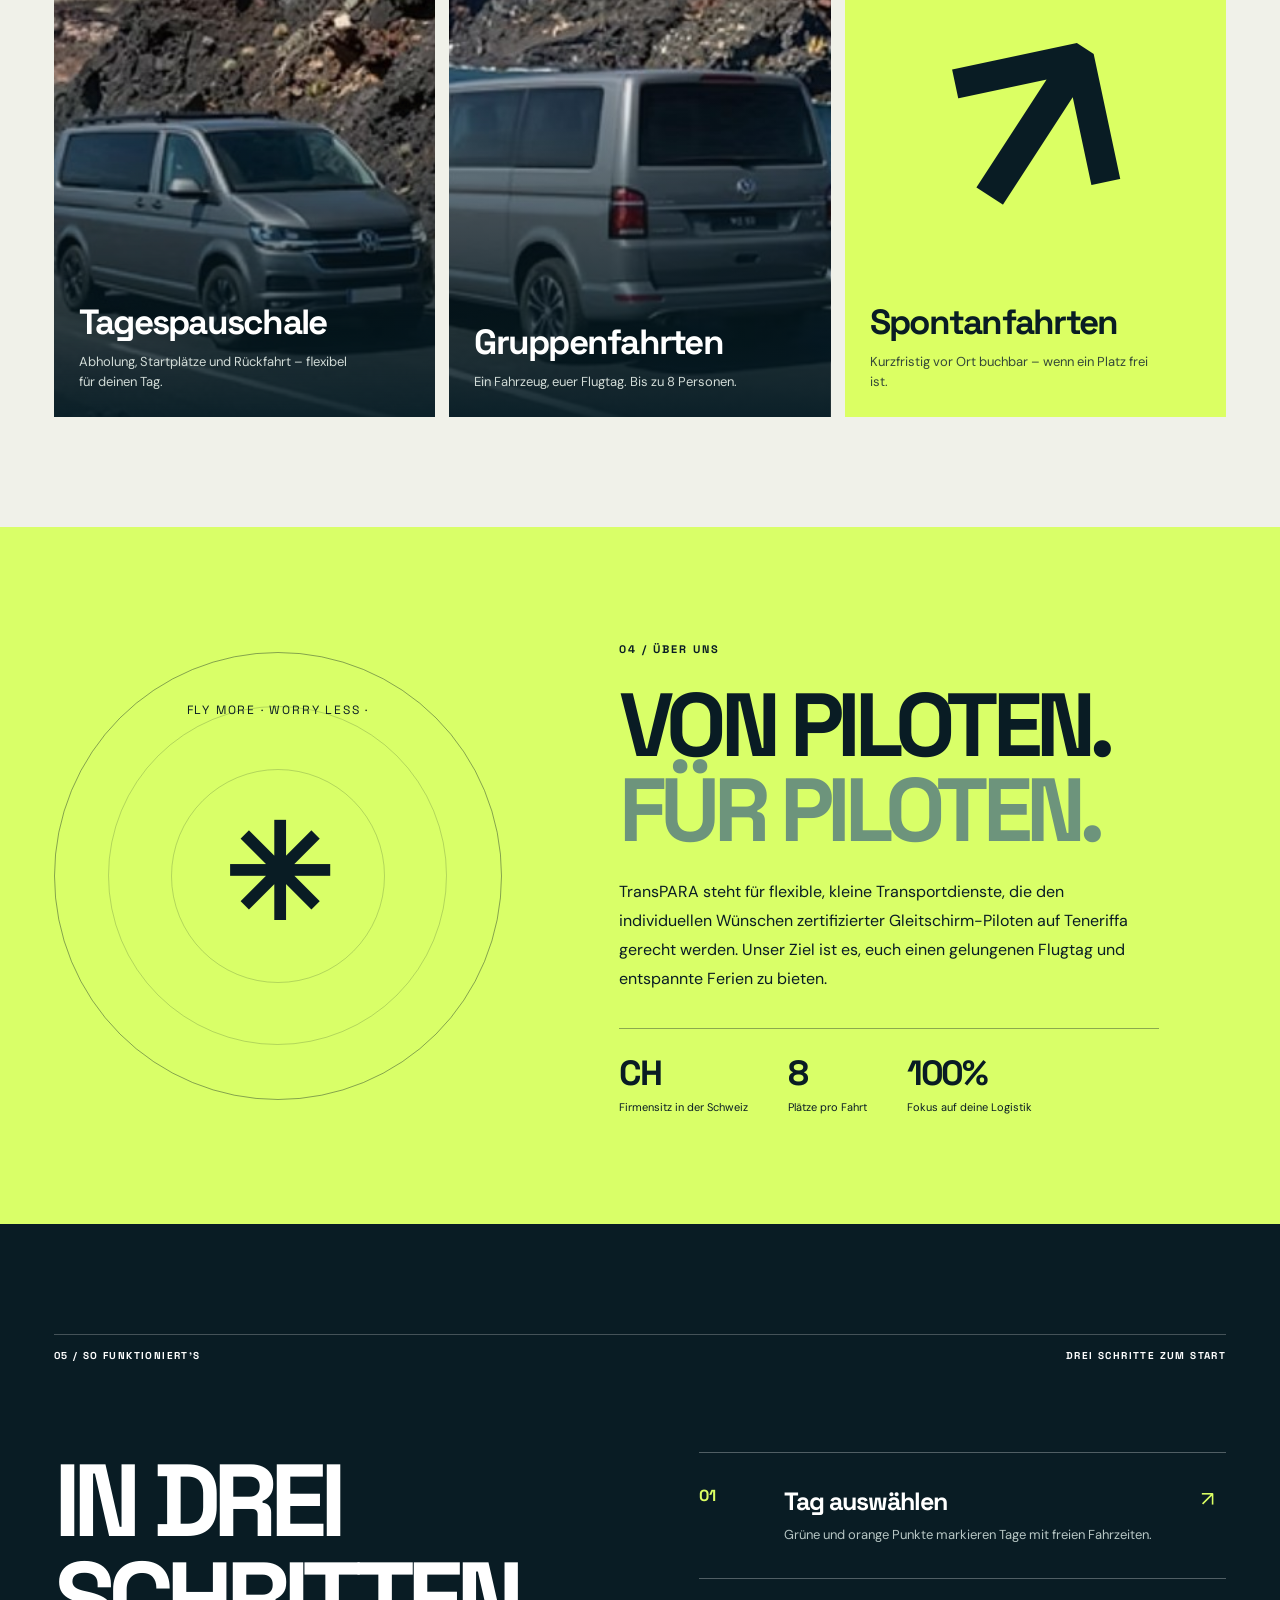
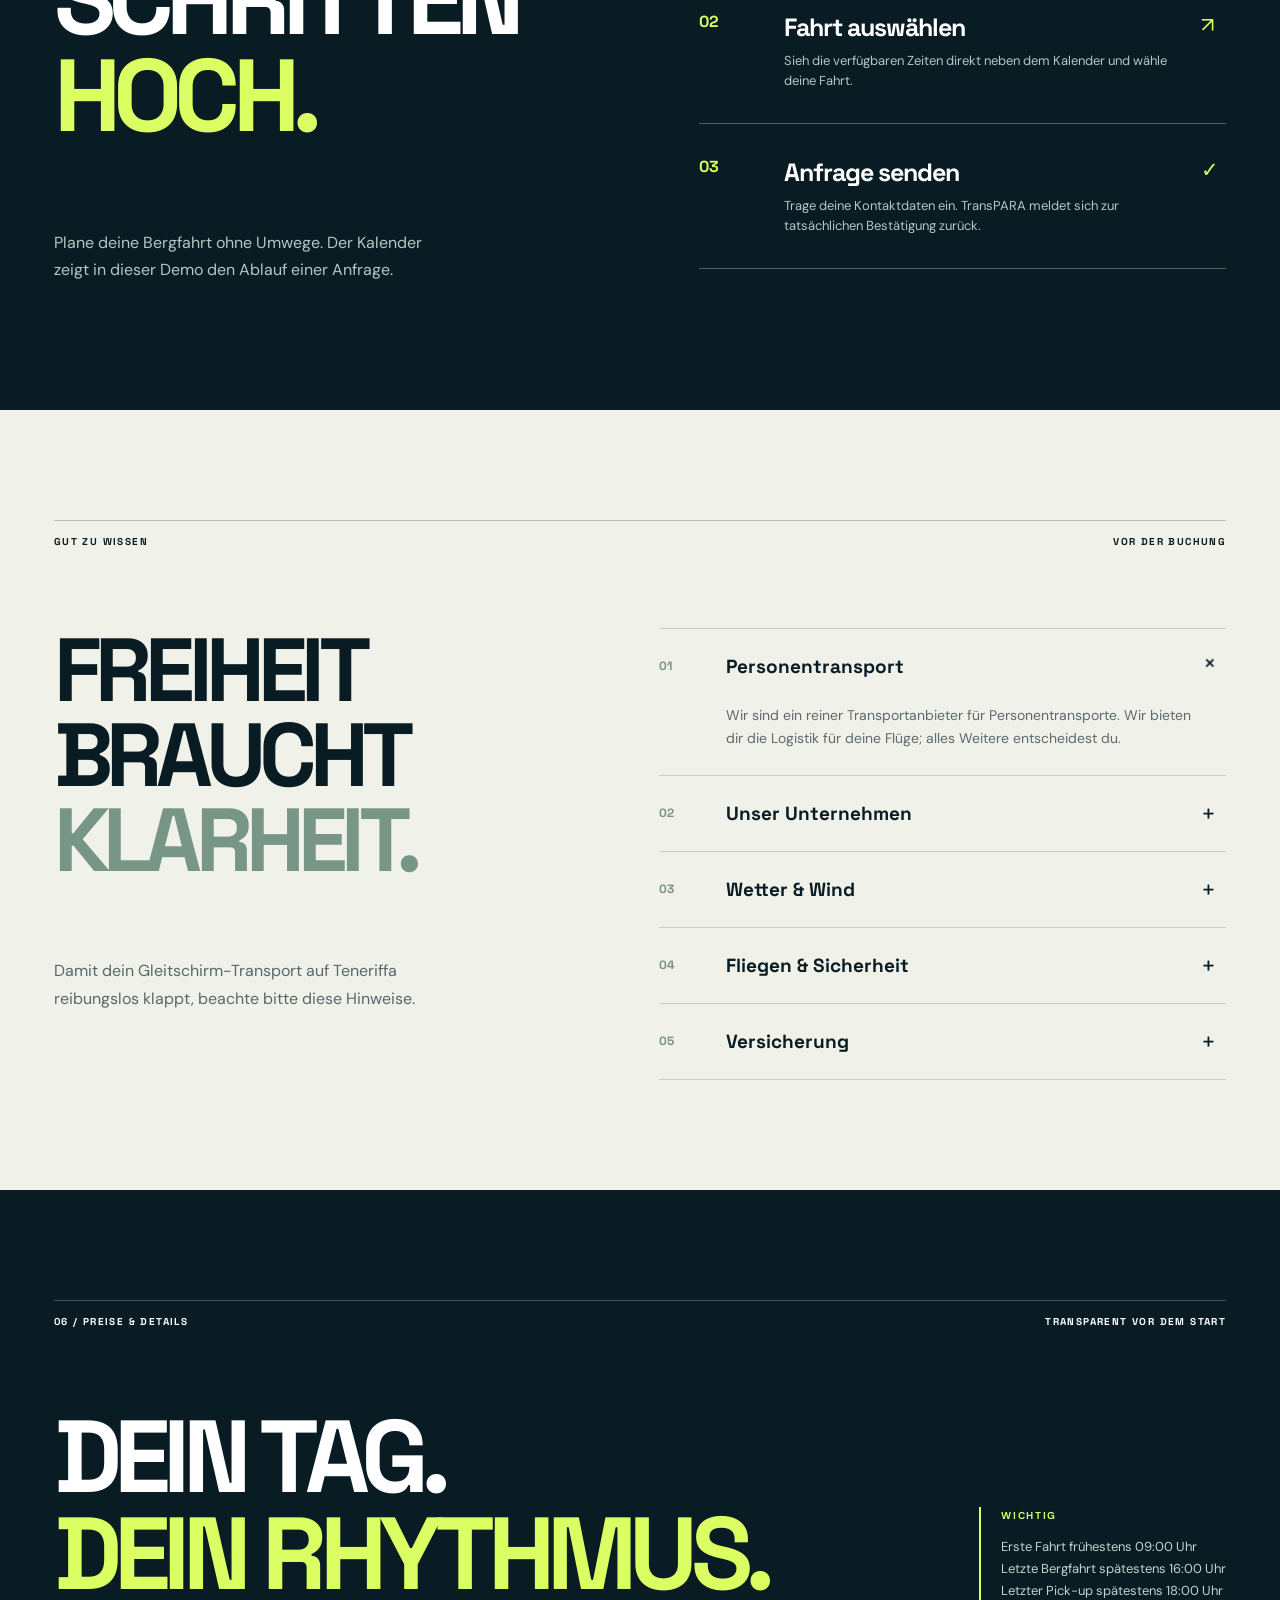
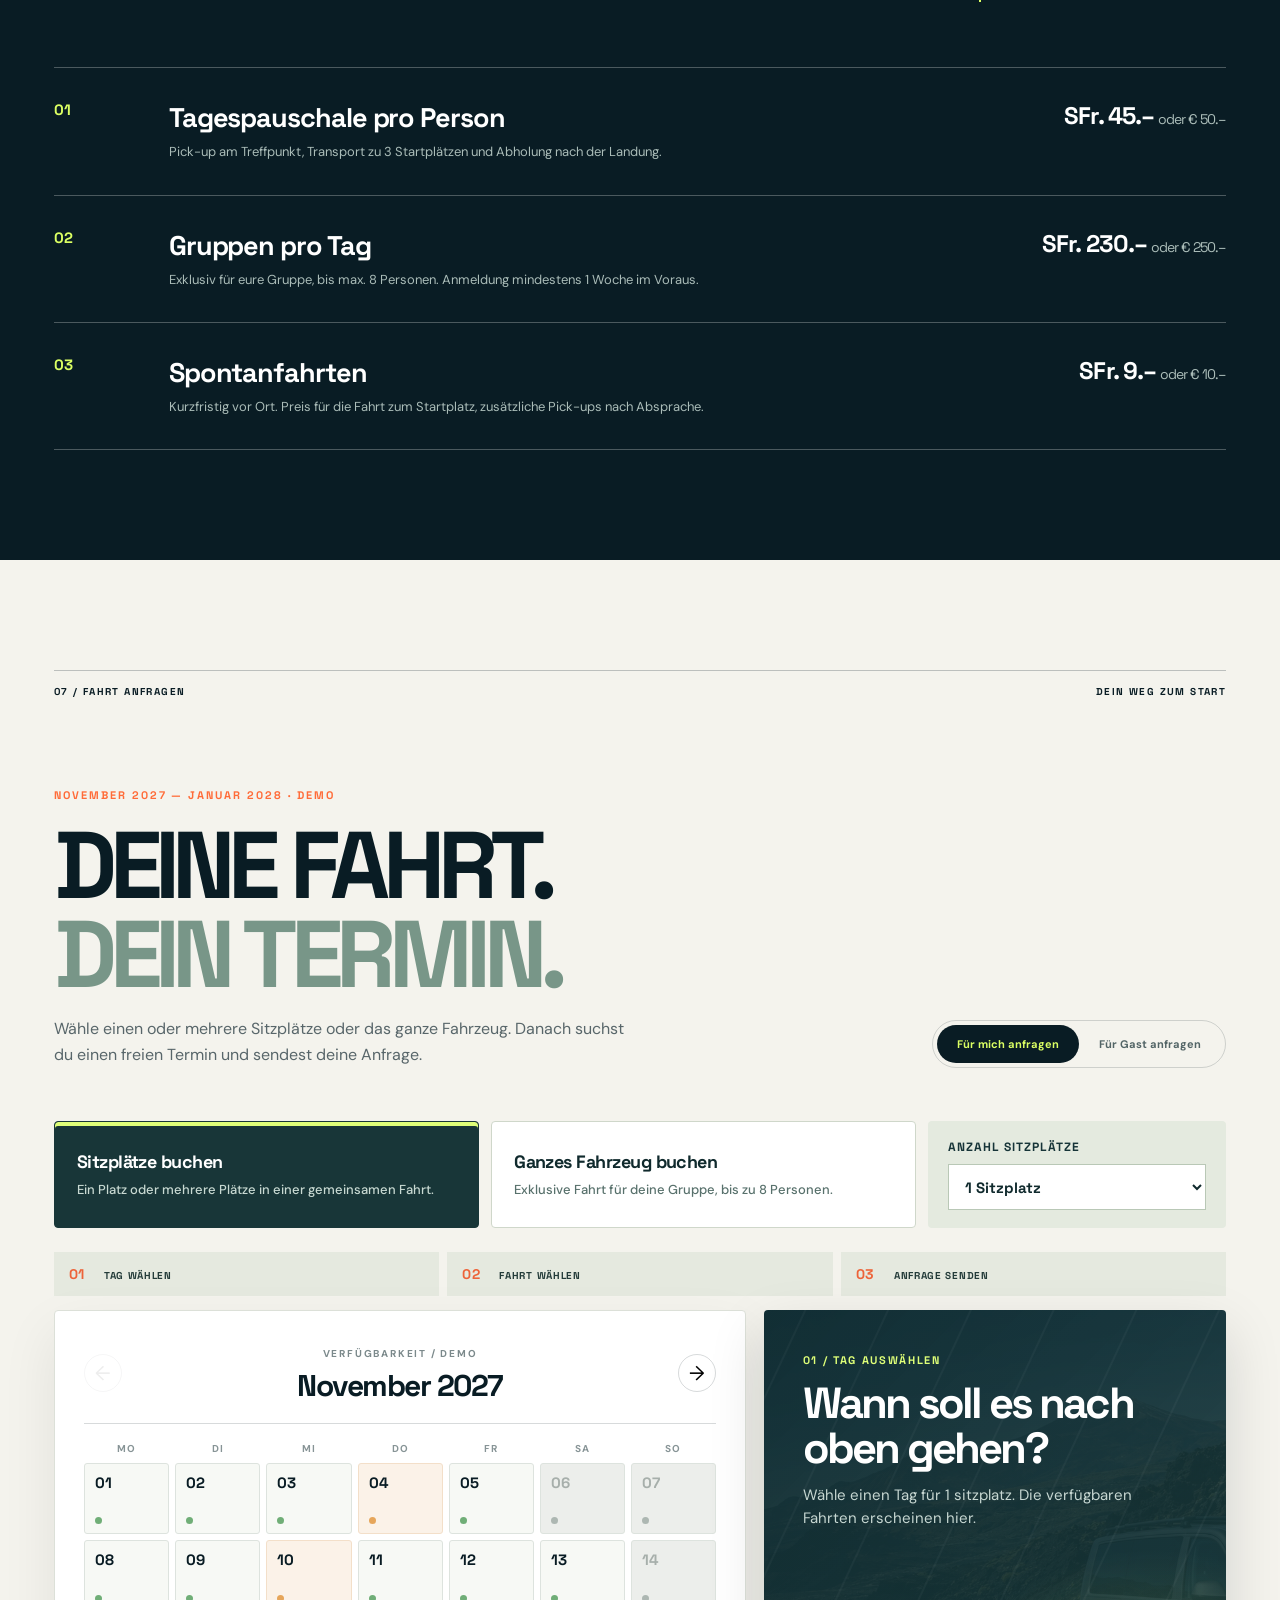
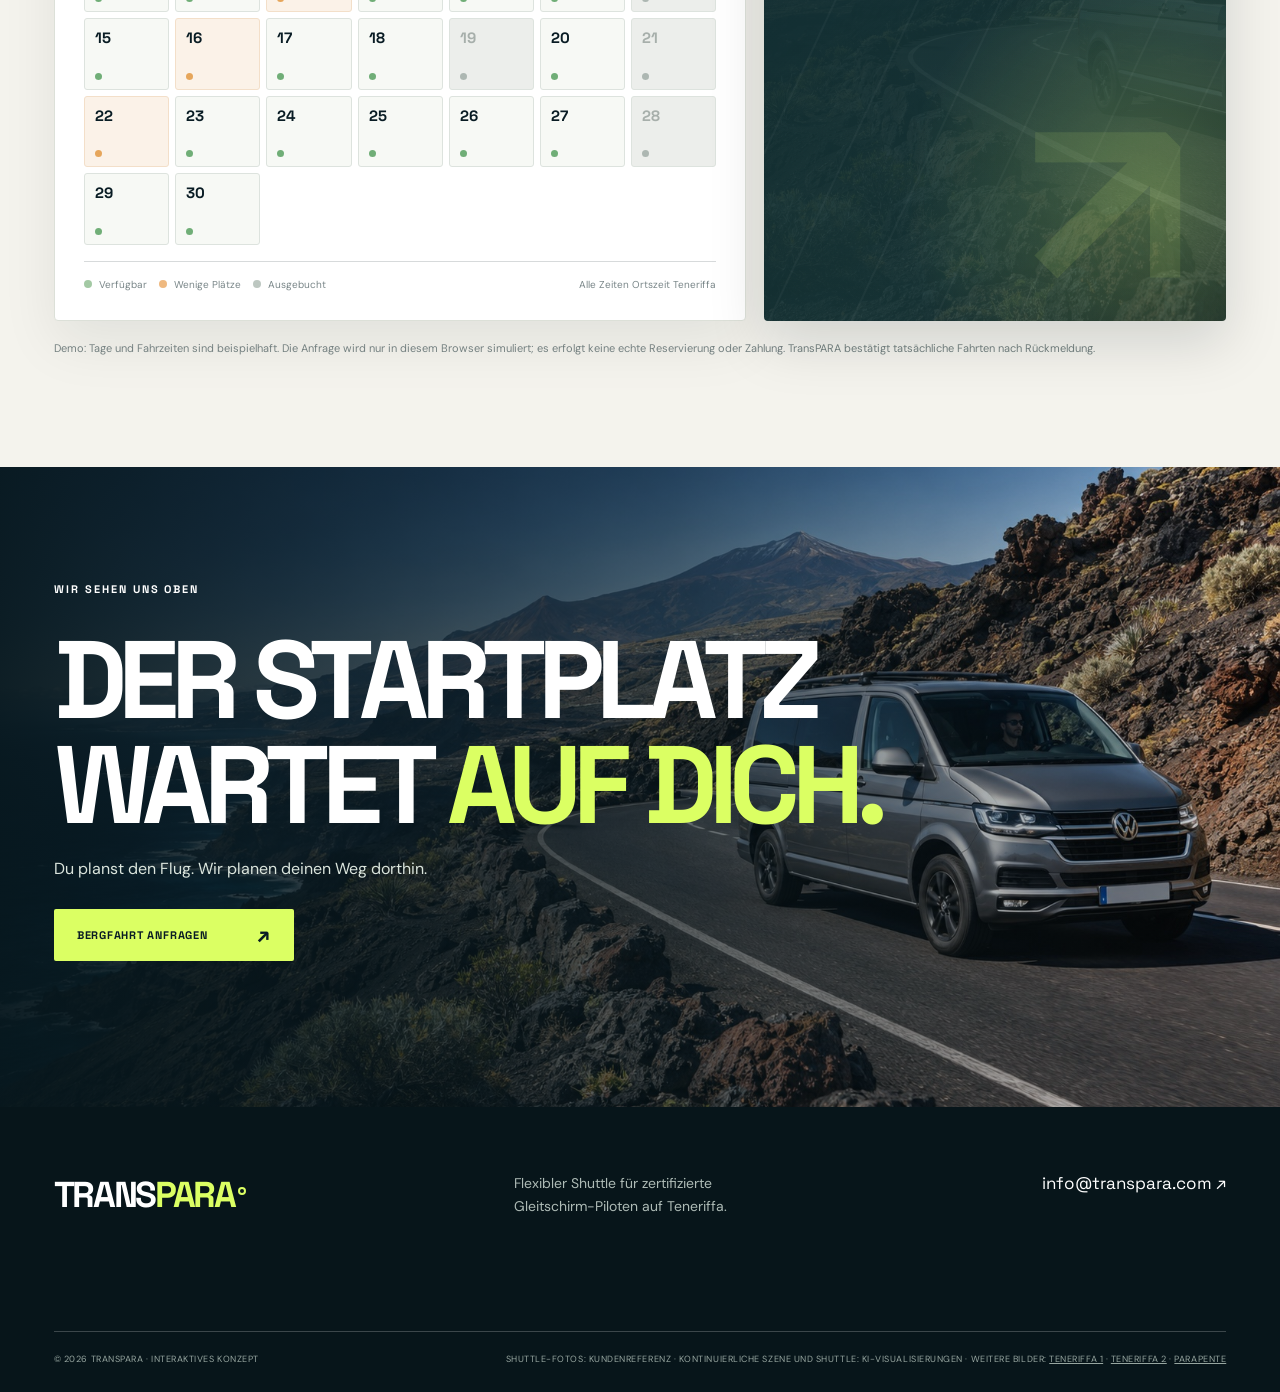
<file: v3/index.html>
<!doctype html>
<html lang="de">
<head>
  <meta charset="utf-8">
  <meta name="viewport" content="width=device-width, initial-scale=1">
  <meta name="theme-color" content="#091c24">
  <meta name="description" content="TransPARA – flexibler Shuttle für zertifizierte Gleitschirm-Piloten auf Teneriffa. Entdecke Fahrten, Preise und freie Termine.">
  <title>TransPARA V3 — Eine Fahrt. Ein Film.</title>
  <link rel="preconnect" href="https://fonts.googleapis.com">
  <link rel="preconnect" href="https://fonts.gstatic.com" crossorigin>
  <link href="https://fonts.googleapis.com/css2?family=DM+Sans:wght@400;500;600;700&family=Space+Grotesk:wght@400;500;600;700&display=swap" rel="stylesheet">
  <link rel="stylesheet" href="styles.css">
  <link rel="stylesheet" href="refinements.css">
  <link rel="stylesheet" href="redesign.css">
  <link rel="stylesheet" href="cinematic.css">
  <link rel="stylesheet" href="booking.css">
  <script src="app.js" defer></script>
  <script src="cinematic.js" defer></script>
</head>
<body>
  <div class="demo-ribbon"><span class="pulse"></span> INTERAKTIVES KONZEPT · ANFRAGEN SIND NUR DEMO</div>
  <header class="site-header" id="top">
    <a class="logo" href="#top" aria-label="TransPARA Startseite">TRANS<span>PARA</span><i></i></a>
    <nav aria-label="Hauptnavigation"><a href="#experience">Der Shuttle</a><a href="#services">Leistungen</a><a href="#pricing">Preise</a><a href="#booking">Anfragen</a></nav>
    <a href="#booking" class="nav-cta">FAHRT ANFRAGEN <span>↗</span></a>
    <button class="menu-toggle" aria-label="Menü öffnen" aria-expanded="false">☰</button>
  </header>
  <a class="mobile-booking-cta" href="#booking">FAHRT ANFRAGEN <span aria-hidden="true">↗</span></a>

  <main>
    <section class="cinematic" aria-labelledby="hero-title">
      <div class="cinematic-sticky">
        <div class="cinematic-visual" aria-hidden="true">
          <div class="v3-world">
            <div class="v3-sky"></div>
            <div class="v3-pickup">
              <img class="v3-pickup-closed" src="assets/pickup-closed-clean-v3.png" alt="">
              <img class="v3-pickup-open" src="assets/pickup-open-clean-v3.png" alt="">
              <img class="v3-pilot v3-pilot-first" src="assets/boarding-pilots-v3.png" alt="">
              <img class="v3-pilot v3-pilot-second" src="assets/boarding-pilots-v3.png" alt="">
            </div>
            <div class="v3-terrain"></div>
            <div class="v3-cloud v3-cloud-a"></div>
            <div class="v3-cloud v3-cloud-b"></div>
            <div class="v3-cloud v3-cloud-c"></div>
            <div class="v3-dark"></div>
            <div class="v3-road-glow"></div>
            <div class="v3-transition"></div>
            <img class="v3-van" src="assets/van-cutout-v3.png" alt="" width="1536" height="1024" fetchpriority="high">
            <div class="v3-vignette"></div>
          </div>
          <div class="cinematic-shade"></div>
        </div>
        <div class="cinematic-stage cinematic-stage-first" data-stage="0">
          <span class="cinematic-kicker">GLEITSCHIRM-SHUTTLE · TENERIFFA</span>
          <h1 id="hero-title">DU FLIEGST.<br><strong>WIR FAHREN<span>.</span></strong></h1>
          <p>Von ganz oben bis zum nächsten Start: eine durchgehende Reise mit TransPARA.</p>
          <div class="cinematic-actions"><a class="button button-acid" href="#booking">FAHRT ANFRAGEN <span>↗</span></a><a class="cinematic-text-link" href="#experience">REISE ENTDECKEN ↓</a></div>
        </div>
        <div class="cinematic-stage" data-stage="1" aria-hidden="true"><span class="cinematic-kicker">01 / AUS DER LUFT</span><h2>VOM HIMMEL<br><em>ZUR STRASSE.</em></h2><p>Dein Flug endet. Deine Reise geht weiter.</p></div>
        <div class="cinematic-stage" data-stage="2" aria-hidden="true"><span class="cinematic-kicker">02 / DEIN SHUTTLE</span><h2>WIR SIND<br><em>SCHON DA.</em></h2><p>Dein Shuttle wartet am Treffpunkt.</p></div>
        <div class="cinematic-stage" data-stage="3" aria-hidden="true"><span class="cinematic-kicker">03 / EINSTEIGEN</span><h2>TÜR AUF.<br><em>STEIG EIN.</em></h2><p>Du und dein Schirm steigen ein.</p></div>
        <div class="cinematic-stage" data-stage="4" aria-hidden="true"><span class="cinematic-kicker">04 / BERGFAHRT</span><h2>JETZT GEHT’S<br><em>NACH OBEN.</em></h2><p>Gemeinsam fahren wir zum nächsten Startplatz.</p></div>
        <div class="cinematic-stage" data-stage="5" aria-hidden="true"><span class="cinematic-kicker">05 / HINTER DEM STEUER</span><h2>DEIN WEG<br><em>GEHT WEITER.</em></h2><p>Dein Fahrer bringt dich sicher ans Ziel.</p></div>
        <div class="cinematic-stage cinematic-stage-final" data-stage="6" aria-hidden="true"><span class="cinematic-kicker">06 / TRANSPARA</span><h2>DU FLIEGST.<br><em>WIR FAHREN.</em></h2><p>Dein Shuttle. Dein Flugtag. Dein nächster Start.</p><a class="button button-acid" href="#booking">FAHRT ANFRAGEN <span>↗</span></a></div>
        <div class="cinematic-rail" aria-hidden="true"><span class="cinematic-count">01 / 07</span><div class="cinematic-progress"><i></i></div><span>SCROLLEN · EINE DURCHGEHENDE FAHRT</span></div>
        <div class="cinematic-side-label" aria-hidden="true">TRANS<span>PARA</span> · FLIEGEN BEGINNT AM BODEN</div>
      </div>
    </section>

    <section class="statement" id="experience">
      <div class="section-topline"><span>01 / DER SHUTTLE</span><span>VOM TREFFPUNKT BIS ZUR LANDUNG</span></div>
      <div class="statement-copy reveal"><span class="asterisk">✳</span><h2>DEIN FLUGTAG.<br><span>UNSER WEG</span><br>NACH <i>OBEN.</i></h2><p>Transport für zertifizierte Gleitschirm-Piloten auf Teneriffa. Du bringst den Schirm, wir organisieren die Fahrt.</p></div>
      <div class="journey-strip"><div><b>01</b><strong>ABHOLUNG</strong><span>Am vereinbarten Treffpunkt</span></div><div><b>02</b><strong>BERGFAHRT</strong><span>Mit Ausrüstung zum Startplatz</span></div><div><b>03</b><strong>RÜCKFAHRT</strong><span>Pick-up nach der Landung</span></div></div>
    </section>

    <section class="flight-moment" aria-labelledby="flight-title"><div class="flight-moment-photo" role="img" aria-label="Gleitschirm-Piloten fliegen über der Küste Teneriffas"></div><div class="flight-moment-copy"><span class="eyebrow">DER MOMENT / WOFÜR WIR FAHREN</span><h2 id="flight-title">OBEN<br>BEGINNT <em>DEIN</em><br>FLUG.</h2><p>TransPARA bringt zertifizierte Piloten zum Startplatz. Den Gleitschirmflug erlebst du selbst – wir kümmern uns um die Wege davor und danach.</p><a class="text-link" href="#booking">BERGFAHRT ANFRAGEN <span>↗</span></a></div></section>

    <section class="services section-pad" id="services">
      <div class="section-topline dark"><span>03 / UNSERE LEISTUNGEN</span><span>ALLES FÜR DEINEN FLUGTAG</span></div>
      <div class="services-heading"><h2>DER WEG NACH <em>OBEN.</em><br>GANZ EINFACH.</h2><p>Ob allein, spontan oder als Gruppe: Du wählst den Tag. Wir bringen Bewegung in deinen Flugplan.</p></div>
      <div class="service-grid">
        <article class="service-card image-card reveal"><div class="card-photo photo-one"></div><div class="card-top"><span>01 / INDIVIDUELL</span><span>↗</span></div><div class="card-bottom"><h3>Tagespauschale</h3><p>Abholung, Startplätze und Rückfahrt – flexibel für deinen Tag.</p></div></article>
        <article class="service-card image-card reveal"><div class="card-photo photo-two"></div><div class="card-top"><span>02 / GEMEINSAM</span><span>↗</span></div><div class="card-bottom"><h3>Gruppenfahrten</h3><p>Ein Fahrzeug, euer Flugtag. Bis zu 8 Personen.</p></div></article>
        <article class="service-card graphic-card reveal"><div class="card-top"><span>03 / FLEXIBEL</span><span>↗</span></div><div class="graphic-wind" aria-hidden="true">↗</div><div class="card-bottom"><h3>Spontanfahrten</h3><p>Kurzfristig vor Ort buchbar – wenn ein Platz frei ist.</p></div></article>
      </div>
    </section>

    <section class="about section-pad" id="about"><div class="about-orbit" aria-hidden="true"><span>FLY MORE · WORRY LESS ·</span><b>✳</b></div><div class="about-content"><span class="eyebrow">04 / ÜBER UNS</span><h2>VON PILOTEN.<br><em>FÜR PILOTEN.</em></h2><p>TransPARA steht für flexible, kleine Transportdienste, die den individuellen Wünschen zertifizierter Gleitschirm-Piloten auf Teneriffa gerecht werden. Unser Ziel ist es, euch einen gelungenen Flugtag und entspannte Ferien zu bieten.</p><div class="about-facts"><div><strong>CH</strong><span>Firmensitz in der Schweiz</span></div><div><strong>8</strong><span>Plätze pro Fahrt</span></div><div><strong>100%</strong><span>Fokus auf deine Logistik</span></div></div></div></section>

    <section class="how section-pad"><div class="section-topline"><span>05 / SO FUNKTIONIERT'S</span><span>DREI SCHRITTE ZUM START</span></div><div class="how-grid"><div class="how-title"><h2>IN DREI<br>SCHRITTEN <em>HOCH.</em></h2><p>Plane deine Bergfahrt ohne Umwege. Der Kalender zeigt in dieser Demo den Ablauf einer Anfrage.</p></div><div class="steps"><div class="step"><span>01</span><div><h3>Tag auswählen</h3><p>Grüne und orange Punkte markieren Tage mit freien Fahrzeiten.</p></div><b>↗</b></div><div class="step"><span>02</span><div><h3>Fahrt auswählen</h3><p>Sieh die verfügbaren Zeiten direkt neben dem Kalender und wähle deine Fahrt.</p></div><b>↗</b></div><div class="step"><span>03</span><div><h3>Anfrage senden</h3><p>Trage deine Kontaktdaten ein. TransPARA meldet sich zur tatsächlichen Bestätigung zurück.</p></div><b>✓</b></div></div></div></section>

    <section class="know section-pad" id="info"><div class="section-topline dark"><span>GUT ZU WISSEN</span><span>VOR DER BUCHUNG</span></div><div class="know-grid"><div><h2>FREIHEIT<br>BRAUCHT <em>KLARHEIT.</em></h2><p>Damit dein Gleitschirm-Transport auf Teneriffa reibungslos klappt, beachte bitte diese Hinweise.</p></div><div class="accordion">
      <details open><summary><span>01</span>Personentransport<i>+</i></summary><p>Wir sind ein reiner Transportanbieter für Personentransporte. Wir bieten dir die Logistik für deine Flüge; alles Weitere entscheidest du.</p></details>
      <details><summary><span>02</span>Unser Unternehmen<i>+</i></summary><p>Wir sind ein offizielles Unternehmen mit Sitz in der Schweiz und haben die Ausbildung für gewerbsmässigen Personentransport.</p></details>
      <details><summary><span>03</span>Wetter & Wind<i>+</i></summary><p>Die aktuellen Wetterbedingungen beeinflussen unsere Entscheidungen. Kurzfristige Anpassungen sind immer möglich.</p></details>
      <details><summary><span>04</span>Fliegen & Sicherheit<i>+</i></summary><p>Die Entscheidung zu fliegen triffst alleine du. Bei ungeeigneten Bedingungen wird der Transport verschoben, eine Alternative gewählt oder abgesagt.</p></details>
      <details><summary><span>05</span>Versicherung<i>+</i></summary><p>Die Versicherung liegt bei dir. Wir empfehlen mindestens eine gute Reiseversicherung, welche auch Bergungskosten beinhaltet.</p></details>
    </div></div></section>

    <section class="pricing section-pad" id="pricing"><div class="section-topline"><span>06 / PREISE & DETAILS</span><span>TRANSPARENT VOR DEM START</span></div><div class="pricing-head"><h2>DEIN TAG.<br><em>DEIN RHYTHMUS.</em></h2><div class="time-note"><b>WICHTIG</b><span>Erste Fahrt frühestens 09:00 Uhr<br>Letzte Bergfahrt spätestens 16:00 Uhr<br>Letzter Pick-up spätestens 18:00 Uhr</span></div></div><div class="price-list"><div class="price-row"><span>01</span><div><h3>Tagespauschale pro Person</h3><p>Pick-up am Treffpunkt, Transport zu 3 Startplätzen und Abholung nach der Landung.</p></div><strong>SFr. 45.– <small>oder € 50.–</small></strong></div><div class="price-row"><span>02</span><div><h3>Gruppen pro Tag</h3><p>Exklusiv für eure Gruppe, bis max. 8 Personen. Anmeldung mindestens 1 Woche im Voraus.</p></div><strong>SFr. 230.– <small>oder € 250.–</small></strong></div><div class="price-row"><span>03</span><div><h3>Spontanfahrten</h3><p>Kurzfristig vor Ort. Preis für die Fahrt zum Startplatz, zusätzliche Pick-ups nach Absprache.</p></div><strong>SFr. 9.– <small>oder € 10.–</small></strong></div></div></section>

    <section class="booking section-pad" id="booking"><div class="section-topline dark"><span>07 / FAHRT ANFRAGEN</span><span>DEIN WEG ZUM START</span></div><div class="booking-intro"><div><span class="eyebrow orange">NOVEMBER 2027 — JANUAR 2028 · DEMO</span><h2>DEINE FAHRT.<br><em>DEIN TERMIN.</em></h2><p>Wähle einen oder mehrere Sitzplätze oder das ganze Fahrzeug. Danach suchst du einen freien Termin und sendest deine Anfrage.</p></div><div class="mode-switch" role="group" aria-label="Anfragemodus"><button class="mode active" data-mode="self" type="button">Für mich anfragen</button><button class="mode" data-mode="frontdesk" type="button">Für Gast anfragen</button></div></div><div class="booking-choice" role="group" aria-label="Was möchtest du buchen?"><button class="booking-type active" type="button" data-booking-type="seats" aria-pressed="true"><strong>Sitzplätze buchen</strong><span>Ein Platz oder mehrere Plätze in einer gemeinsamen Fahrt.</span></button><button class="booking-type" type="button" data-booking-type="vehicle" aria-pressed="false"><strong>Ganzes Fahrzeug buchen</strong><span>Exklusive Fahrt für deine Gruppe, bis zu 8 Personen.</span></button><label class="seat-count-wrap" id="seat-count-wrap" for="seat-count">Anzahl Sitzplätze<select id="seat-count" name="seatCount"><option value="1">1 Sitzplatz</option><option value="2">2 Sitzplätze</option><option value="3">3 Sitzplätze</option><option value="4">4 Sitzplätze</option><option value="5">5 Sitzplätze</option><option value="6">6 Sitzplätze</option><option value="7">7 Sitzplätze</option><option value="8">8 Sitzplätze</option></select></label></div><div class="booking-steps" aria-label="Ablauf der Anfrage"><span><b>01</b> TAG WÄHLEN</span><span><b>02</b> FAHRT WÄHLEN</span><span><b>03</b> ANFRAGE SENDEN</span></div><div class="booking-board"><div class="calendar-shell"><div class="calendar-top"><button id="prev-month" class="calendar-arrow" type="button" aria-label="Vorheriger Monat">←</button><div><span>VERFÜGBARKEIT / DEMO</span><h3 id="month-label"></h3></div><button id="next-month" class="calendar-arrow" type="button" aria-label="Nächster Monat">→</button></div><div class="calendar-weekdays"><span>MO</span><span>DI</span><span>MI</span><span>DO</span><span>FR</span><span>SA</span><span>SO</span></div><div id="calendar-days" class="calendar-days"></div><div class="calendar-footer"><div class="legend"><span><i class="available"></i> Verfügbar</span><span><i class="limited"></i> Wenige Plätze</span><span><i class="unavailable"></i> Ausgebucht</span></div><span>Alle Zeiten Ortszeit Teneriffa</span></div></div><div id="slot-panel" class="slot-panel" aria-live="polite"><div><span class="eyebrow orange">01 / TAG AUSWÄHLEN</span><h3>Wann soll es nach oben gehen?</h3><p>Klicke auf einen verfügbaren Kalendertag. Die Fahrzeiten erscheinen hier.</p></div></div></div><p class="demo-disclaimer">Demo: Tage und Fahrzeiten sind beispielhaft. Die Anfrage wird nur in diesem Browser simuliert; es erfolgt keine echte Reservierung oder Zahlung. TransPARA bestätigt tatsächliche Fahrten nach Rückmeldung.</p></section>

    <section class="closing"><div class="closing-image"></div><div class="closing-content"><span class="eyebrow">WIR SEHEN UNS OBEN</span><h2>DER STARTPLATZ<br>WARTET <em>AUF DICH.</em></h2><p>Du planst den Flug. Wir planen deinen Weg dorthin.</p><a class="button button-acid" href="#booking">BERGFAHRT ANFRAGEN <span>↗</span></a></div></section>
  </main>

  <footer><div class="footer-main"><a class="logo" href="#top">TRANS<span>PARA</span><i></i></a><p>Flexibler Shuttle für zertifizierte Gleitschirm-Piloten auf Teneriffa.</p><a href="mailto:info@transpara.com">info@transpara.com ↗</a></div><div class="footer-bottom"><span>© 2026 TRANSPARA · INTERAKTIVES KONZEPT</span><span>SHUTTLE-FOTOS: KUNDENREFERENZ · KONTINUIERLICHE SZENE UND SHUTTLE: KI-VISUALISIERUNGEN · WEITERE BILDER: <a href="https://commons.wikimedia.org/wiki/File:Paragliding_Tenerife_(67046097).jpeg">TENERIFFA 1</a> · <a href="https://commons.wikimedia.org/wiki/File:Paragliding_In_Tenerife_(65885149).jpeg">TENERIFFA 2</a> · <a href="https://commons.wikimedia.org/wiki/File:Parapente_en_Tenerife.jpg">PARAPENTE</a></span></div></footer>

  <dialog id="booking-modal" aria-labelledby="modal-title"><div class="modal-body"><button class="modal-close" type="button" aria-label="Schließen">×</button><div id="form-view"><span class="eyebrow orange">DEMO / FAHRTANFRAGE</span><h2 id="modal-title">FAHRT<br><em>ANFRAGEN.</em></h2><p id="modal-summary" class="modal-summary"></p><form id="booking-form"><div id="booking-selection" class="reservation-summary"></div><div class="form-grid"><label>Vorname <input name="firstName" autocomplete="given-name" required></label><label>Nachname <input name="lastName" autocomplete="family-name" required></label><label>E-Mail-Adresse <input name="email" type="email" autocomplete="email" required></label><label>Telefonnummer <input name="phone" type="tel" autocomplete="tel" required></label><label>Treffpunkt <input name="pickup" placeholder="z. B. La Caleta" required></label></div><label>Nachricht / Wünsche <textarea name="message" rows="3" placeholder="Was sollten wir wissen?"></textarea></label><div class="modal-bottom"><p>Nur Demo. Die tatsächliche Fahrt wird nach Rückmeldung bestätigt.</p><button type="submit" class="button button-dark">ANFRAGE SENDEN <span>↗</span></button></div></form></div><div id="success-view" hidden><div class="success-icon">✓</div><span class="eyebrow orange">ANFRAGE GESENDET</span><h2>WIR MELDEN<br><em>UNS BEI DIR.</em></h2><p id="success-copy"></p><div id="success-ref" class="success-ref"></div><button type="button" class="button button-dark done-button">ZURÜCK ZUM KALENDER <span>↗</span></button></div></div></dialog>
</body>
</html>
</file>
<file: v1/styles.css>
:root{--ink:#091c24;--deep:#06151b;--lime:#dbff63;--paper:#f0f1e9;--muted:#6d797b;--line:rgba(9,28,36,.16);--orange:#ff6b38}*{box-sizing:border-box}html{scroll-behavior:smooth}body{margin:0;background:var(--ink);color:#fff;font-family:'DM Sans',Arial,sans-serif;overflow-x:hidden}button,input,select,textarea{font:inherit}button,a{touch-action:manipulation}a{color:inherit;text-decoration:none}button{cursor:pointer}h1,h2,h3,p{margin-top:0}h1,h2,h3,.logo,.button,.eyebrow,.section-topline,.card-top,.calendar-top h3{font-family:'Space Grotesk',Arial,sans-serif}h2{font-weight:700;letter-spacing:-.075em;line-height:.95}h2 em,h1 em{font-style:normal;color:var(--lime)}.demo-ribbon{height:27px;background:var(--lime);color:var(--ink);display:flex;align-items:center;justify-content:center;gap:10px;font-size:9px;font-weight:700;letter-spacing:.17em}.pulse{width:6px;height:6px;background:var(--ink);border-radius:50%;box-shadow:0 0 0 4px #091c2420}.site-header{height:82px;padding:0 4.2%;position:absolute;top:27px;left:0;right:0;z-index:10;display:flex;align-items:center;justify-content:space-between;border-bottom:1px solid #ffffff38}.logo{font-size:22px;font-weight:700;letter-spacing:-.065em;white-space:nowrap}.logo span{color:var(--lime)}.logo i{display:inline-block;border:2px solid var(--lime);width:8px;height:8px;border-radius:50%;margin:0 0 12px 3px}.site-header nav{display:flex;gap:34px;font-size:11px;font-weight:700;text-transform:uppercase;letter-spacing:.08em}.site-header nav a:hover,.text-link:hover{color:var(--lime)}.nav-cta{border:1px solid #ffffff80;border-radius:3px;padding:13px 18px;font-size:11px;font-weight:700;letter-spacing:.08em}.nav-cta span{color:var(--lime);padding-left:22px}.menu-toggle{display:none;background:none;border:0;color:white;font-size:24px}.hero{height:min(920px,100svh);min-height:700px;position:relative;isolation:isolate;overflow:hidden}.hero-image{position:absolute;inset:0;background-size:cover;background-position:center 56%;transform:scale(1.06);will-change:transform}.hero-shade{position:absolute;inset:0;background:linear-gradient(90deg,#06151bee 0%,#06151bbb 33%,#06151b24 75%),linear-gradient(0deg,#06151bca 0%,transparent 31%)}.hero-grid{position:absolute;inset:0 4.2%;border-left:1px solid #ffffff26;border-right:1px solid #ffffff26;pointer-events:none}.hero-content{position:relative;z-index:2;padding:clamp(180px,24vh,275px) 4.2% 0;max-width:1150px}.eyebrow{font-weight:700;font-size:11px;letter-spacing:.18em;text-transform:uppercase}.hero-eyebrow{display:flex;align-items:center;gap:14px;color:var(--lime);margin-bottom:28px}.eyebrow-line{width:39px;height:1px;background:var(--lime)}.hero h1{font-size:clamp(72px,10.2vw,160px);font-weight:700;letter-spacing:-.095em;line-height:.84;margin:0 0 28px}.hero h1 strong{font-weight:700}.hero h1 strong span{color:var(--lime)}.hero h1 em{font-style:normal;font-weight:400;color:white}.hero p{max-width:490px;color:#e6eee9;font-size:16px;line-height:1.65}.hero-actions{display:flex;align-items:center;gap:38px;margin-top:35px}.button{display:inline-flex;justify-content:space-between;align-items:center;gap:40px;padding:19px 23px;min-width:240px;border:0;border-radius:2px;font-size:11px;font-weight:700;letter-spacing:.07em;transition:transform .25s,background .25s}.button:hover{transform:translateY(-4px)}.button span{font-size:21px;line-height:0}.button-acid{background:var(--lime);color:var(--ink)}.button-dark{background:var(--ink);color:var(--lime)}.text-link{font-family:'Space Grotesk';font-size:11px;font-weight:700;letter-spacing:.08em}.text-link span{margin-left:20px}.hero-index{position:absolute;bottom:35px;left:4.2%;right:4.2%;z-index:2;display:flex;align-items:center;gap:25px;font-family:'Space Grotesk';font-size:10px;letter-spacing:.1em}.scroll-track{width:105px;height:1px;background:#ffffff60}.scroll-track i{display:block;width:35%;height:1px;background:var(--lime);animation:track 3s ease-in-out infinite}@keyframes track{50%{transform:translateX(190%)}}.hero-note{position:absolute;bottom:35px;right:4.2%;font-size:9px;letter-spacing:.1em;z-index:2}.mini-cross{color:var(--lime);font-size:17px;margin-right:8px}.section-pad{padding:110px 4.2%}.section-topline{display:flex;justify-content:space-between;border-top:1px solid #ffffff3d;padding-top:14px;font-size:10px;letter-spacing:.14em;font-weight:700}.section-topline.dark{border-color:#091c243d}.statement{min-height:760px;padding:70px 4.2% 0;background:var(--ink);overflow:hidden}.statement-copy{position:relative;margin:105px auto 100px;max-width:1140px}.statement-copy .asterisk{position:absolute;right:11%;top:-58px;color:var(--lime);font-size:72px;animation:rotate 18s linear infinite}@keyframes rotate{to{transform:rotate(360deg)}}.statement h2{font-size:clamp(67px,9vw,140px);margin-bottom:30px}.statement h2 span{-webkit-text-stroke:1px #ffffffb0;color:transparent}.statement h2 i{font-style:normal;color:var(--lime)}.statement p{max-width:440px;color:#b7c6c4;line-height:1.7;margin-left:51%;font-size:16px}.marquee{overflow:hidden;border-top:1px solid #ffffff38;padding:20px 0 16px;margin:0 -4.6%;white-space:nowrap;font-family:'Space Grotesk';font-size:18px;font-weight:700;letter-spacing:.15em;color:#94a4a0}.marquee div{width:max-content;animation:marquee 25s linear infinite}.marquee b{color:var(--lime);padding:0 40px}@keyframes marquee{to{transform:translateX(-50%)}}.visual-story{height:900px;max-height:100svh;min-height:620px;position:relative;overflow:hidden;background:#406276}.story-photo{position:absolute;inset:-10%;background-position:center;background-size:cover;will-change:transform}.story-overlay{position:relative;height:100%;z-index:1;padding:80px 4.2%;background:linear-gradient(90deg,#06151be0,transparent 75%),linear-gradient(0deg,#06151b9a,transparent 55%);display:flex;flex-direction:column;align-items:flex-start}.story-overlay h2{font-size:clamp(70px,11vw,165px);margin:auto 0 10px}.story-overlay p{font-size:20px;margin-bottom:65px}.coordinate{align-self:flex-end;font-family:'Space Grotesk';font-size:10px;line-height:1.7;letter-spacing:.1em}.services,.know,.booking{background:var(--paper);color:var(--ink)}.services-heading{display:flex;justify-content:space-between;align-items:end;gap:45px;margin:90px 0 56px}.services-heading h2{font-size:clamp(56px,7.1vw,112px);margin:0}.services-heading h2 em,.know h2 em,.booking h2 em{color:#789688}.services-heading p{max-width:310px;line-height:1.65;color:#536165}.service-grid{display:grid;grid-template-columns:repeat(3,1fr);gap:14px}.service-card{height:520px;position:relative;overflow:hidden;background:var(--ink);color:white;display:flex;flex-direction:column;justify-content:space-between}.card-photo{position:absolute;inset:0;background-size:cover;background-position:center;transition:transform .7s ease}.service-card:hover .card-photo{transform:scale(1.08)}.card-top,.card-bottom{position:relative;z-index:1;padding:25px}.card-top{display:flex;justify-content:space-between;font-size:10px;letter-spacing:.12em;font-weight:700}.card-top span:last-child{font-size:22px}.card-bottom h3{font-size:35px;letter-spacing:-.05em;margin-bottom:8px}.card-bottom p{font-size:13px;line-height:1.55;max-width:280px;color:#d1dbd7;margin:0}.graphic-card{background:var(--lime);color:var(--ink)}.graphic-card .card-bottom p{color:#344838}.graphic-wind{font-size:250px;line-height:1;text-align:center;transform:rotate(-12deg);font-weight:700}.about{min-height:680px;display:flex;align-items:center;gap:10%;background:#d9ff68;color:var(--ink)}.about-content{max-width:700px}.about h2{font-size:clamp(55px,7vw,112px);margin:25px 0}.about h2 em{color:#6d947c}.about-content>p{max-width:540px;line-height:1.8;font-size:16px}.about-facts{border-top:1px solid #091c2460;display:flex;gap:40px;margin-top:35px;padding-top:22px}.about-facts div{display:flex;flex-direction:column;gap:5px}.about-facts strong{font-family:'Space Grotesk';font-size:35px;letter-spacing:-.07em}.about-facts span{font-size:11px}.how{background:var(--ink)}.how-grid{display:grid;grid-template-columns:1fr 1fr;gap:10%;margin-top:90px}.how h2{font-size:clamp(65px,8vw,120px)}.how-title p{max-width:400px;color:#b7c6c4;line-height:1.7}.steps{border-top:1px solid #ffffff4a}.step{border-bottom:1px solid #ffffff4a;padding:32px 0;display:grid;grid-template-columns:65px 1fr 25px;gap:20px}.step>span{color:var(--lime);font-family:'Space Grotesk';font-weight:700}.step h3{font-size:25px;letter-spacing:-.04em;margin:0 0 8px}.step p{font-size:13px;color:#b7c6c4;line-height:1.55;margin:0}.step b{font-weight:400;font-size:21px;color:var(--lime)}.know-grid{display:grid;grid-template-columns:.9fr 1.1fr;gap:12%;margin-top:80px}.know h2{font-size:clamp(62px,7vw,105px)}.know-grid>div>p{color:#59676a;max-width:400px;line-height:1.7}.accordion{border-top:1px solid var(--line)}.accordion details{border-bottom:1px solid var(--line)}.accordion summary{list-style:none;display:grid;grid-template-columns:55px 1fr 25px;gap:12px;align-items:center;padding:22px 0;cursor:pointer;font-family:'Space Grotesk';font-size:19px;font-weight:700}.accordion summary::-webkit-details-marker{display:none}.accordion summary span{font-size:12px;color:#769381}.accordion summary i{font-style:normal;font-size:24px;font-weight:400;transition:transform .2s}.accordion details[open] summary i{transform:rotate(45deg)}.accordion details p{padding:0 25px 25px 67px;color:#5d696c;line-height:1.65;font-size:14px;margin:0}.pricing{background:var(--ink)}.pricing-head{display:flex;justify-content:space-between;align-items:end;gap:40px;margin:80px 0 65px}.pricing h2{font-size:clamp(65px,8vw,120px);margin:0}.time-note{border-left:2px solid var(--lime);padding-left:20px;display:flex;flex-direction:column;gap:12px;line-height:1.7;color:#c5d2cd;font-size:13px}.time-note b{color:var(--lime);font-size:10px;letter-spacing:.17em}.price-list{border-top:1px solid #ffffff44}.price-row{display:grid;grid-template-columns:95px 1fr auto;gap:20px;align-items:start;border-bottom:1px solid #ffffff44;padding:32px 0}.price-row>span{font-family:'Space Grotesk';color:var(--lime);font-size:15px;font-weight:700}.price-row h3{font-size:27px;margin:0 0 7px;letter-spacing:-.04em}.price-row p{font-size:13px;color:#aabcb8;line-height:1.55;max-width:550px;margin:0}.price-row strong{font-family:'Space Grotesk';font-size:24px;letter-spacing:-.04em;white-space:nowrap}.price-row small{font-size:14px;color:#aabcb8;font-weight:400}.booking-intro{display:flex;justify-content:space-between;align-items:end;gap:30px;margin:85px 0 50px}.booking h2{font-size:clamp(70px,9vw,140px);margin:17px 0}.booking-intro p{max-width:430px;line-height:1.7;color:#58666a}.orange{color:var(--orange)}.mode-switch{display:flex;border:1px solid var(--line);padding:4px;border-radius:100px;margin-bottom:15px}.mode{border:0;background:none;border-radius:100px;padding:12px 20px;font-size:11px;font-weight:700;color:#526466;white-space:nowrap}.mode.active{background:var(--ink);color:var(--lime)}.calendar-shell{background:white;box-shadow:0 16px 50px #091c2412;padding:30px;border-radius:5px}.calendar-top{display:flex;align-items:center;justify-content:space-between;padding:8px 0 30px;border-bottom:1px solid var(--line)}.calendar-top>div{text-align:center}.calendar-top>div span{font-size:10px;letter-spacing:.18em;color:#7b898b;font-weight:700}.calendar-top h3{font-size:37px;letter-spacing:-.05em;margin:4px 0 0}.calendar-arrow{border:1px solid var(--line);background:transparent;border-radius:50%;width:45px;height:45px;font-size:20px}.calendar-arrow:disabled{opacity:.25;cursor:not-allowed}.calendar-weekdays,.calendar-days{display:grid;grid-template-columns:repeat(7,1fr);gap:8px}.calendar-weekdays{padding:22px 0 10px;text-align:center;color:#879496;font-size:10px;font-weight:700;letter-spacing:.1em}.day{min-height:76px;border:1px solid #dde3de;border-radius:3px;background:#f7f9f5;text-align:left;padding:11px 13px;display:flex;flex-direction:column;justify-content:space-between;color:var(--ink);font-family:'Space Grotesk';transition:transform .2s,background .2s,border-color .2s}.day:hover:not(:disabled){transform:translateY(-3px);border-color:var(--ink)}.day .date-num{font-size:17px;font-weight:700}.day .day-status{font-size:10px;color:#557461}.day.limited{background:#fbf2e8;border-color:#f3dfc9}.day.limited .day-status{color:#b77540}.day.unavailable{background:#eceeeb;color:#a7afab;cursor:not-allowed}.day.unavailable .day-status{color:#a7afab}.day.selected{background:var(--ink);border-color:var(--ink);color:var(--lime)}.day.selected .day-status{color:white}.day.empty{visibility:hidden}.calendar-footer{display:flex;justify-content:space-between;gap:20px;padding-top:22px;margin-top:10px;border-top:1px solid var(--line);font-size:10px;color:#798688}.legend{display:flex;gap:25px}.legend span{display:flex;align-items:center;gap:7px}.legend i{display:inline-block;width:8px;height:8px;border-radius:50%;background:#a3c9a4}.legend i.limited{background:#efb980}.legend i.unavailable{background:#bdc7c1}.slot-panel{margin-top:16px;background:#dfff78;min-height:154px;padding:30px 35px;display:flex;align-items:center;justify-content:space-between;gap:35px;border-radius:3px}.slot-panel h3{font-family:'Space Grotesk';font-size:26px;letter-spacing:-.04em;margin:7px 0}.slot-panel p{font-size:13px;line-height:1.5;margin:0}.slot-times{display:flex;gap:8px;flex-wrap:wrap;justify-content:flex-end}.slot-time{background:var(--ink);color:var(--lime);border:0;padding:17px 20px;font-size:12px;font-weight:700}.slot-time:hover{background:#234039}.slot-time:disabled{background:#adc575;color:#657c46;cursor:not-allowed;text-decoration:line-through}.demo-disclaimer{font-size:11px;color:#748080;margin:19px 0 0}.closing{min-height:640px;position:relative;overflow:hidden}.closing-image{position:absolute;inset:0;background:linear-gradient(90deg,#07171dec,#07171d8a 60%,#07171d22)}.closing-content{position:relative;padding:110px 4.2%}.closing h2{font-size:clamp(75px,10vw,150px);margin:30px 0 20px}.closing p{margin-bottom:30px;color:#dbe5dd}footer{background:#07151a;padding:65px 4.2% 25px}.footer-main{display:flex;align-items:start;justify-content:space-between;gap:30px;padding-bottom:100px}.footer-main .logo{font-size:36px}.footer-main p{max-width:260px;color:#aebbb6;font-size:14px;line-height:1.6}.footer-main>a:last-child{font-family:'Space Grotesk';font-size:17px}.footer-bottom{border-top:1px solid #ffffff35;padding-top:20px;display:flex;justify-content:space-between;gap:25px;color:#97a6a0;font-size:9px;letter-spacing:.06em;line-height:1.6}.footer-bottom a{text-decoration:underline}dialog{border:0;border-radius:4px;padding:0;width:min(630px,calc(100% - 28px));max-height:calc(100svh - 24px);box-shadow:0 30px 100px #0009;color:var(--ink);background:var(--paper)}dialog::backdrop{background:#06151bdd;backdrop-filter:blur(10px)}.modal-body{padding:42px;overflow:auto;max-height:calc(100svh - 24px)}.modal-close{position:absolute;right:22px;top:18px;border:0;background:transparent;font-size:31px;color:var(--ink)}dialog h2{font-size:clamp(42px,6vw,70px);margin:18px 0 18px}dialog h2 em{color:#7e9a87}.modal-summary{background:#dfff78;padding:13px 17px;font-size:13px;font-weight:700;margin-bottom:23px}.form-grid{display:grid;grid-template-columns:1fr 1fr;gap:14px}form label{display:flex;flex-direction:column;gap:7px;font-size:11px;font-weight:700;margin-bottom:16px}form input,form select,form textarea{background:#fff;border:1px solid #cad3ce;border-radius:2px;padding:13px 12px;outline:0;color:var(--ink);width:100%;font-size:14px}form input:focus,form select:focus,form textarea:focus{border-color:#5c8d72;box-shadow:0 0 0 3px #92b9a344}.modal-bottom{display:flex;align-items:center;justify-content:space-between;gap:14px}.modal-bottom p{font-size:10px;color:#697877;max-width:140px;margin:0}.modal-bottom .button{min-width:270px}.success-icon{width:70px;height:70px;border-radius:50%;background:var(--lime);display:grid;place-items:center;font-size:37px;margin-bottom:30px}.success-ref{border-top:1px solid var(--line);border-bottom:1px solid var(--line);padding:18px 0;margin:30px 0;font-family:'Space Grotesk';font-size:13px;font-weight:700}.reveal{opacity:0;transform:translateY(32px);transition:opacity .7s,transform .7s}.reveal.visible{opacity:1;transform:translateY(0)}@media(max-width:1000px){.site-header nav{gap:15px}.hero h1{font-size:clamp(65px,11vw,110px)}.service-card{height:440px}.card-bottom h3{font-size:29px}.statement{min-height:680px}}@media(max-width:700px){.demo-ribbon{font-size:8px}.site-header{height:70px;padding:0 20px}.site-header nav{display:none;position:absolute;top:70px;left:0;right:0;background:var(--ink);padding:25px;flex-direction:column}.site-header nav.open{display:flex}.nav-cta{display:none}.menu-toggle{display:block}.hero{min-height:690px;height:100svh}.hero-image{background-position:53% center}.hero-shade{background:linear-gradient(90deg,#06151bd9,#06151b52),linear-gradient(0deg,#06151bd9,transparent 65%)}.hero-content{padding:210px 20px 0}.hero h1{font-size:clamp(58px,13vw,95px)}.hero p{font-size:14px;max-width:380px}.hero-actions{flex-direction:column;align-items:flex-start;gap:22px}.hero-index{left:20px}.hero-note{display:none}.section-pad{padding:75px 20px}.section-topline{font-size:9px}.section-topline span:last-child{display:none}.statement{padding:70px 20px 0;min-height:590px}.statement-copy{margin:100px auto 80px}.statement h2{font-size:clamp(51px,11vw,85px)}.statement p{margin-left:0;font-size:14px}.statement-copy .asterisk{right:0;font-size:52px}.marquee{margin:0 -20px}.visual-story{height:650px;min-height:0}.story-overlay{padding:55px 20px}.story-overlay h2{font-size:clamp(62px,11vw,95px)}.story-overlay p{font-size:16px}.services-heading,.pricing-head,.booking-intro{display:block;margin:60px 0 35px}.services-heading h2,.know h2,.pricing h2,.booking h2{font-size:clamp(55px,10vw,85px)}.services-heading p{margin-top:20px}.service-grid{grid-template-columns:1fr;gap:10px}.service-card{height:410px}.about{display:block;min-height:0}.about h2{font-size:clamp(55px,10vw,80px)}.about-facts{gap:20px;flex-wrap:wrap}.how-grid,.know-grid{display:block;margin-top:60px}.how h2{font-size:75px}.steps{margin-top:45px}.accordion{margin-top:40px}.pricing-head .time-note{margin-top:35px}.price-row{grid-template-columns:40px 1fr;gap:10px}.price-row strong{grid-column:2;font-size:21px}.booking-intro .mode-switch{display:inline-flex;margin-top:20px}.calendar-shell{padding:13px}.calendar-top h3{font-size:27px}.calendar-days,.calendar-weekdays{gap:3px}.day{min-height:64px;padding:6px}.day .date-num{font-size:14px}.day .day-status{font-size:7px}.calendar-footer{display:block}.legend{gap:10px;flex-wrap:wrap;margin-bottom:10px}.slot-panel{display:block;padding:24px}.slot-times{justify-content:flex-start;margin-top:20px}.slot-time{padding:13px}.closing{min-height:550px}.closing-content{padding:95px 20px}.closing h2{font-size:clamp(65px,12vw,100px)}.footer-main,.footer-bottom{display:block}.footer-main{padding-bottom:50px}.footer-main p{margin:30px 0}.footer-bottom span{display:block;margin-bottom:10px}.modal-body{padding:27px}.form-grid{grid-template-columns:1fr;gap:0}.modal-bottom{display:block}.modal-bottom p{max-width:none;margin-bottom:15px}}@media(prefers-reduced-motion:reduce){html{scroll-behavior:auto}.reveal{opacity:1;transform:none}.hero-image,.story-photo{transform:none!important}.marquee div,.statement-copy .asterisk,.scroll-track i{animation:none}}
</file>
<file: v1/refinements.css>
/* Client transport imagery and a compact, adjacent booking flow. */
.solar-symbols { position: absolute; width: 0; height: 0; }
.solar-icon {
  display: inline-block;
  width: 1em;
  height: 1em;
  flex: none;
  vertical-align: -.125em;
}
.button .solar-icon, .graphic-wind .solar-icon, .slot-empty-mark .solar-icon { display: block; }
.graphic-wind .solar-icon { margin-inline: auto; max-width: 100%; }
.slot-empty-mark .solar-icon { height: .6em; }
.menu-toggle .solar-icon { vertical-align: middle; }
.about-photo {
  display: block;
  width: min(35vw, 500px);
  height: auto;
  aspect-ratio: 4 / 3;
  object-fit: cover;
  flex: none;
}
.hero-shuttle {
  position: absolute;
  z-index: 3;
  right: 4.2%;
  bottom: 76px;
  width: min(20vw, 280px);
  padding: 6px;
  background: #f2f3e9;
  color: #091c24;
  box-shadow: 0 18px 50px #00131680;
  transform: rotate(3deg);
}
.hero-shuttle img { display: block; width: 100%; height: auto; aspect-ratio: 4 / 3; object-fit: cover; }
.hero-shuttle span { display: flex; justify-content: space-between; gap: 8px; padding: 11px 8px 7px; font-size: 9px; font-weight: 700; letter-spacing: .08em; }
.hero-shuttle b { font-size: 16px; line-height: .7; }
.visual-story {
  height: auto;
  max-height: none;
  min-height: 620px;
  display: grid;
  grid-template-columns: 52% 48%;
  background: #0b2227;
}
.story-photo {
  position: relative;
  inset: auto;
  min-height: 620px;
  background: url('assets/client-volcanic-highlands.webp') 54% center / cover;
  transform: none !important;
}
.story-photo::after {
  content: '';
  position: absolute;
  width: 38%;
  aspect-ratio: 4 / 3;
  right: -8%;
  bottom: 8%;
  z-index: 2;
  border: 9px solid #0b2227;
  background: url('assets/client-tenerife-bay.webp') center / cover;
  box-shadow: 0 20px 50px #00131678;
}
.story-overlay {
  min-width: 0;
  padding: 70px 10% 55px 13%;
  background: radial-gradient(circle at 90% 0%, #23464a 0%, transparent 55%);
}
.story-overlay h2 {
  font-size: clamp(58px, 6.6vw, 108px);
  line-height: .94;
  margin: auto 0 30px;
}
.story-overlay p { max-width: 420px; font-size: clamp(16px, 1.4vw, 20px); line-height: 1.5; margin: 0 0 60px; }
.story-overlay .coordinate { align-self: flex-start; }
.photo-one { background-image: linear-gradient(180deg, #041b249e, transparent 30%, transparent 38%, #041b24ed), url('assets/client-after-landing.webp'); background-position: center 35%; }
.photo-two { background-image: linear-gradient(180deg, #041b249e, transparent 30%, transparent 38%, #041b24ed), url('assets/client-landing-at-sunset.webp'); background-position: center 48%; }

.photo-gallery { background: #0b2227; }
.photo-gallery h2 { font-size: clamp(42px, 7vw, 100px); margin: 0 0 34px; }
.photo-gallery-grid {
  display: grid;
  grid-template-columns: repeat(3, minmax(0, 1fr));
  gap: 12px;
  padding: 0;
  margin: 0;
  list-style: none;
}
.photo-gallery-grid img {
  display: block;
  width: 100%;
  height: auto;
  aspect-ratio: 16 / 9;
  object-fit: cover;
}
.photo-gallery-grid .gallery-flowers { object-position: center 59%; }
.photo-gallery-grid .gallery-stones { object-position: center 36%; }
@media (max-width: 700px) {
  .photo-gallery-grid { grid-template-columns: repeat(2, minmax(0, 1fr)); gap: 8px; }
}

.booking-intro { margin-bottom: 38px; }
.booking h2 { font-size: clamp(62px, 8vw, 116px); }
.booking-board {
  max-width: 1120px;
  display: grid;
  grid-template-columns: minmax(0, 1.5fr) minmax(320px, 1fr);
  gap: 18px;
  align-items: stretch;
}
.booking-board .calendar-shell { padding: 22px; min-width: 0; box-shadow: 0 14px 38px #091c2410; }
.booking-board .calendar-top { padding: 0 0 18px; }
.booking-board .calendar-top h3 { font-size: 30px; }
.booking-board .calendar-arrow { width: 38px; height: 38px; }
.booking-board .calendar-weekdays { padding: 18px 0 8px; }
.booking-board .calendar-days, .booking-board .calendar-weekdays { gap: 6px; }
.booking-board .day {
  min-height: 58px;
  padding: 9px 10px;
  border-radius: 5px;
  align-items: flex-start;
}
.booking-board .day .date-num { font-size: 15px; }
.booking-board .day .status-dot {
  width: 7px;
  height: 7px;
  border-radius: 50%;
  background: #70ae77;
}
.booking-board .day.limited .status-dot { background: #e6a65b; }
.booking-board .day.unavailable .status-dot { background: #adb7b2; }
.booking-board .day.selected .status-dot { box-shadow: 0 0 0 3px #ffffff38; }
.booking-board .calendar-footer { align-items: center; padding-top: 16px; margin-top: 16px; }
.booking-board .legend { gap: 12px; flex-wrap: wrap; }
.booking-board .slot-panel {
  margin: 0;
  min-height: 0;
  padding: 32px;
  display: flex;
  flex-direction: column;
  align-items: stretch;
  justify-content: flex-start;
  gap: 24px;
  background: #dfff78;
}
.booking-board .slot-panel h3 { font-size: clamp(27px, 2.5vw, 35px); line-height: 1.08; margin: 12px 0 14px; }
.booking-board .slot-panel p { font-size: 14px; line-height: 1.55; }
.slot-empty-mark { margin-top: auto; font-size: 130px; line-height: .8; font-weight: 700; opacity: .2; align-self: flex-end; }
.booking-board .slot-times { display: grid; grid-template-columns: 1fr 1fr; gap: 9px; width: 100%; margin-top: auto; }
.booking-board .slot-time {
  min-width: 0;
  min-height: 76px;
  display: flex;
  align-items: center;
  justify-content: space-between;
  gap: 10px;
  padding: 15px;
  text-align: left;
  border-radius: 4px;
  font-family: 'Space Grotesk', sans-serif;
  font-size: 19px;
  transition: transform .2s, background .2s;
}
.booking-board .slot-time:hover:not(:disabled) { transform: translateY(-3px); }
.booking-board .slot-time small { display: block; margin-top: 3px; font-family: 'DM Sans', sans-serif; font-size: 10px; font-weight: 500; white-space: nowrap; }
.booking-board .slot-time:disabled { background: #c9dc98; color: #6e8254; text-decoration: none; }
.booking-board .slot-note { margin-top: 0; font-size: 11px; opacity: .7; }
.demo-disclaimer { max-width: 1120px; }

@media (max-width: 900px) {
  .about-photo { width: min(37vw, 500px); }
  .hero-shuttle { width: 180px; right: 4%; bottom: 62px; }
  .visual-story { grid-template-columns: 1fr; }
  .story-photo { min-height: 440px; }
  .story-photo::after { width: 28%; right: 3%; bottom: -12%; }
  .story-overlay { min-height: 450px; padding: 95px 7% 55px; }
  .story-overlay h2 { font-size: clamp(62px, 9vw, 100px); }
  .booking-board { grid-template-columns: 1fr; max-width: 670px; }
  .booking-board .slot-panel { min-height: 320px; }
}
@media (max-width: 700px) {
  .about-photo { width: min(100%, 480px); margin: 0 0 40px; }
}
@media (max-width: 600px) {
  .hero-shuttle { width: 128px; right: 20px; bottom: 45px; }
  .hero-shuttle span { font-size: 7px; padding: 8px 4px 4px; }
  .story-photo { min-height: 320px; }
  .story-photo::after { width: 35%; border-width: 5px; }
  .story-overlay { min-height: 410px; padding: 75px 6% 40px; }
  .story-overlay h2 { font-size: clamp(56px, 13vw, 76px); }
  .story-overlay p { margin-bottom: 35px; }
  .booking h2 { font-size: clamp(58px, 13vw, 80px); }
  .booking-board .calendar-shell { padding: 12px; }
  .booking-board .calendar-days, .booking-board .calendar-weekdays { gap: 3px; }
  .booking-board .day { min-height: 50px; padding: 6px; }
  .booking-board .calendar-footer { display: block; }
  .booking-board .calendar-footer > span { display: block; margin-top: 8px; }
  .booking-board .slot-panel { min-height: 285px; padding: 24px; }
  .booking-board .slot-times { grid-template-columns: 1fr 1fr; }
}
</file>
<file: v1/redesign.css>
/* Tenerife shuttle concept: clear ground transport story and focused booking. */
.hero-image{background-image:url('assets/client-flight-at-sunset.webp');background-position:center 28%}
.hero-shade{background:linear-gradient(90deg,#06151bf5 0%,#06151bd7 30%,#06151b45 68%,#06151b17 100%),linear-gradient(0deg,#06151bbd 0%,transparent 28%)}
.hero-content{max-width:960px;padding-top:clamp(190px,26vh,280px)}
.hero h1{font-size:clamp(66px,8.8vw,132px);line-height:.9;max-width:900px;margin-bottom:31px}
.hero h1 strong{white-space:nowrap}
.hero p{font-size:17px;max-width:490px;line-height:1.6}
.hero-shuttle{width:min(16vw,225px);right:4.2%;bottom:93px;transform:rotate(4deg)}
.hero-flight-card{width:min(17vw,230px);transform:rotate(5deg)}
.hero-flight-card img{aspect-ratio:3/4;object-position:50% 50%}
.statement{min-height:0;padding-top:70px}
.statement-copy{margin:86px auto 75px}
.statement h2{font-size:clamp(65px,8.5vw,125px)}
.journey-strip{display:grid;grid-template-columns:repeat(3,1fr);gap:0;border-top:1px solid #ffffff3e;margin:0 -4.6%;padding:0 4.6%}
.journey-strip>div{display:grid;grid-template-columns:50px 1fr;column-gap:12px;row-gap:8px;align-content:center;padding:34px 26px 38px;border-right:1px solid #ffffff32}
.journey-strip>div:first-child{padding-left:0}
.journey-strip>div:last-child{border-right:0}
.journey-strip b{grid-row:span 2;color:var(--lime);font:700 27px 'Space Grotesk',sans-serif}
.journey-strip strong{font:700 18px 'Space Grotesk',sans-serif;letter-spacing:-.03em}
.journey-strip span{color:#a7b9b5;font-size:12px}
.story-overlay{background:radial-gradient(circle at 100% 0%,#24474b 0%,transparent 58%)}
.flight-moment{display:grid;grid-template-columns:52% 48%;min-height:590px;background:#0b2227;overflow:hidden}
.flight-moment-photo{min-height:590px;background:linear-gradient(90deg,#071b2266,transparent 70%),url('assets/client-tenerife-home.webp') 53% 53%/cover;transform:scale(1.03);transition:transform 1.2s ease}
.flight-moment:hover .flight-moment-photo{transform:scale(1.08)}
.flight-moment-copy{padding:70px 11% 70px 10%;display:flex;flex-direction:column;justify-content:center;border-left:1px solid #ffffff25}
.flight-moment-copy .eyebrow{color:#dfff78;margin-bottom:32px}
.flight-moment h2{font-size:clamp(64px,6.3vw,100px);margin-bottom:30px}
.flight-moment p{max-width:480px;color:#c2d0cc;font-size:17px;line-height:1.65;margin-bottom:42px}
.flight-moment .text-link{color:#dfff78}
.closing-image{background:linear-gradient(90deg,#07171df4,#07171d9e 53%,#07171d18),url('assets/client-tenerife-coast.webp') center 48%/cover}
.closing h2{font-size:clamp(64px,8.6vw,128px);max-width:1000px}
.booking{background:#f4f3ed}
.booking-intro{max-width:1120px;align-items:end}
.booking-intro>div:first-child{max-width:770px}
.booking h2{font-size:clamp(60px,7.4vw,102px);line-height:.94}
.booking-intro p{max-width:570px;line-height:1.6}
.booking-steps{max-width:1120px;display:grid;grid-template-columns:repeat(3,1fr);gap:8px;margin:0 0 14px}
.booking-steps span{padding:13px 15px;background:#e5e9df;color:#233b39;font:700 10px 'Space Grotesk',sans-serif;letter-spacing:.07em}
.booking-steps b{color:#ed6339;font-size:14px;margin-right:15px}
.booking-board{grid-template-columns:minmax(0,1.38fr) minmax(320px,.92fr);gap:14px}
.booking-board .calendar-shell{background:#fff;border:1px solid #dce0d8;border-radius:4px;box-shadow:0 14px 34px #06151b0a}
.booking-board .day{min-height:53px;border-radius:3px}
.booking-board .day:focus-visible,.booking-board .slot-time:focus-visible,.mode:focus-visible{outline:3px solid #e96636;outline-offset:2px}
.booking-board .slot-panel{background:#173537;color:#fff;border-radius:4px;padding:31px;box-shadow:0 14px 34px #06151b16}
.booking-board .slot-panel .eyebrow{color:#dfff78}
.booking-board .slot-panel p{color:#c7d7d2}
.booking-board .slot-time{background:#e1fd83;color:#102a2d;border-radius:3px;min-height:73px}
.booking-board .slot-time:hover:not(:disabled){background:#f0ffb6}
.booking-board .slot-time:disabled{background:#2b4a4a;color:#829d98}
.booking-board .slot-note{color:#b8ccc6}
.slot-empty-mark{color:#dfff78;opacity:.12}
.demo-disclaimer{font-size:11px;line-height:1.55}
dialog{border-radius:6px}
.modal-summary{background:#e0f8a0}
@media(max-width:900px){
  .hero h1 strong{white-space:normal}
  .hero-shuttle{width:160px;right:4%;bottom:60px}
  .booking-board{grid-template-columns:1fr;max-width:670px}
  .booking-steps{max-width:670px}
  .flight-moment{grid-template-columns:1fr}
  .flight-moment-photo{min-height:400px;background-position:50% 55%}
  .flight-moment-copy{padding:70px 7%;border-left:0}
}
@media(max-width:700px){
  .hero{min-height:700px}
  .hero-image{background-position:50% center}
  .hero-shade{background:linear-gradient(90deg,#06151be8,#06151b79),linear-gradient(0deg,#06151be0,transparent 45%)}
  .hero-content{padding-top:185px}
  .hero h1{font-size:clamp(56px,13vw,84px);max-width:530px}
  .hero p{font-size:14px;max-width:340px}
  .statement{padding-top:55px}
  .statement-copy{margin:70px auto 58px}
  .journey-strip{grid-template-columns:1fr;margin:0 -20px;padding:0 20px}
  .journey-strip>div{padding:22px 0;border-right:0;border-bottom:1px solid #ffffff30}
  .journey-strip>div:last-child{border-bottom:0}
  .booking-intro{margin:48px 0 26px}
  .booking h2{font-size:clamp(54px,12vw,78px)}
  .booking-steps{gap:4px}
  .booking-steps span{font-size:8px;padding:10px 7px;line-height:1.4}
  .booking-steps b{font-size:11px;margin-right:4px}
  .closing h2{font-size:clamp(57px,11vw,88px)}
  .flight-moment-photo{min-height:320px}
  .flight-moment-copy{padding:62px 20px}
  .flight-moment h2{font-size:clamp(58px,12vw,80px)}
  .flight-moment p{font-size:15px}
}
@media(max-width:600px){
  .hero{height:auto;min-height:max(700px,100svh)}
  .hero-flight-card{position:relative;right:auto;bottom:auto;width:128px;margin:34px 20px 58px auto}
  .booking-board .slot-panel{padding:23px}
}

@media(max-width:360px){
  .hero-image{background-position:53% center}
}
</file>
<file: v1/booking.css>
.booking{scroll-margin-top:78px}
.booking-intro,.booking-steps,.booking-board,.demo-disclaimer{max-width:none;width:100%}
.booking-board{grid-template-columns:minmax(0,1.38fr) minmax(350px,.92fr);gap:18px}
.booking-board .calendar-shell{padding:clamp(22px,2.3vw,36px);box-shadow:0 22px 55px #06151b14}
.booking-board .day{min-height:clamp(58px,5.6vw,78px)}
.booking-board .slot-panel{position:relative;isolation:isolate;overflow:hidden;background:linear-gradient(135deg,#102c30f5 0%,#173537e8 70%,#10282bbf 100%);color:#fff;padding:clamp(30px,3vw,48px);box-shadow:0 22px 55px #06151b25}
.booking-board .slot-panel::before{content:'';position:absolute;inset:0;z-index:-1;background:radial-gradient(circle at 84% 80%,#dfff7840,transparent 40%),repeating-linear-gradient(115deg,transparent 0 36px,#ffffff09 37px,#ffffff09 38px,transparent 39px 75px);pointer-events:none}
.booking-board .slot-panel h3{max-width:12ch;font-size:clamp(32px,3.4vw,49px);line-height:1.02;letter-spacing:-.065em}
.booking-board .slot-panel p{max-width:34ch;font-size:15px}
.booking-board .slot-panel .eyebrow{letter-spacing:.15em}
.slot-empty-mark{font-size:clamp(150px,20vw,300px);line-height:.6;opacity:.1}
.booking-choice{display:grid;grid-template-columns:minmax(0,1fr) minmax(0,1fr) minmax(180px,.7fr);gap:12px;align-items:stretch;margin:0 0 24px}
.booking-type{appearance:none;border:1px solid #cfd7ca;border-radius:4px;background:#fff;color:#102a2d;padding:20px 22px;text-align:left;cursor:pointer;min-height:105px;transition:background .2s,border-color .2s,transform .2s}
.booking-type:hover{transform:translateY(-2px)}
.booking-type.active{background:#183638;color:#fff;border-color:#183638;box-shadow:inset 0 4px #dfff78}
.booking-type strong{display:block;font:700 clamp(16px,1.4vw,21px) 'Space Grotesk',sans-serif;letter-spacing:-.03em}
.booking-type span{display:block;margin-top:8px;font:500 13px 'DM Sans',sans-serif;line-height:1.4;color:#58716c}
.booking-type.active span{color:#c8d9d2}
.seat-count-wrap{display:flex;flex-direction:column;justify-content:center;gap:9px;background:#e4eadf;padding:18px 20px;border-radius:4px;color:#163438;font:700 12px 'Space Grotesk',sans-serif;text-transform:uppercase;letter-spacing:.08em}
.seat-count-wrap[hidden]{display:none}
.seat-count-wrap select{width:100%;height:46px;padding:0 12px;border:1px solid #b9c8b6;background:#fff;color:#102a2d;font:700 15px 'Space Grotesk',sans-serif}
.booking-type:focus-visible,.seat-count-wrap select:focus-visible{outline:3px solid #b7df48;outline-offset:2px}
.reservation-summary{padding:13px 17px;margin:8px 0 20px;background:#e8f1db;color:#173537;border-left:4px solid #9fc949;font:700 14px 'Space Grotesk',sans-serif}
@media(max-width:900px){.booking-board{grid-template-columns:1fr}.booking-board .slot-panel h3{max-width:none}.booking-choice{grid-template-columns:1fr 1fr}.seat-count-wrap{grid-column:1/-1}}
@media(max-width:700px){.booking-choice{gap:8px}.booking-type{padding:15px;min-height:116px}.booking-type strong{font-size:15px}.booking-type span{font-size:11px}.booking-board .calendar-shell{padding:17px}.booking-board .slot-panel{min-height:330px;padding:27px}.booking-board .slot-panel h3{font-size:clamp(32px,9vw,45px)}.booking-board .day{min-height:56px}}
</file>
<file: v3/styles.css>
:root{--ink:#091c24;--deep:#06151b;--lime:#dbff63;--paper:#f0f1e9;--muted:#6d797b;--line:rgba(9,28,36,.16);--orange:#ff6b38}*{box-sizing:border-box}html{scroll-behavior:smooth}body{margin:0;background:var(--ink);color:#fff;font-family:'DM Sans',Arial,sans-serif;overflow-x:hidden}button,input,select,textarea{font:inherit}button,a{touch-action:manipulation}a{color:inherit;text-decoration:none}button{cursor:pointer}h1,h2,h3,p{margin-top:0}h1,h2,h3,.logo,.button,.eyebrow,.section-topline,.card-top,.calendar-top h3{font-family:'Space Grotesk',Arial,sans-serif}h2{font-weight:700;letter-spacing:-.075em;line-height:.95}h2 em,h1 em{font-style:normal;color:var(--lime)}.demo-ribbon{height:27px;background:var(--lime);color:var(--ink);display:flex;align-items:center;justify-content:center;gap:10px;font-size:9px;font-weight:700;letter-spacing:.17em}.pulse{width:6px;height:6px;background:var(--ink);border-radius:50%;box-shadow:0 0 0 4px #091c2420}.site-header{height:82px;padding:0 4.2%;position:absolute;top:27px;left:0;right:0;z-index:10;display:flex;align-items:center;justify-content:space-between;border-bottom:1px solid #ffffff38}.logo{font-size:22px;font-weight:700;letter-spacing:-.065em;white-space:nowrap}.logo span{color:var(--lime)}.logo i{display:inline-block;border:2px solid var(--lime);width:8px;height:8px;border-radius:50%;margin:0 0 12px 3px}.site-header nav{display:flex;gap:34px;font-size:11px;font-weight:700;text-transform:uppercase;letter-spacing:.08em}.site-header nav a:hover,.text-link:hover{color:var(--lime)}.nav-cta{border:1px solid #ffffff80;border-radius:3px;padding:13px 18px;font-size:11px;font-weight:700;letter-spacing:.08em}.nav-cta span{color:var(--lime);padding-left:22px}.menu-toggle{display:none;background:none;border:0;color:white;font-size:24px}.hero{height:min(920px,100svh);min-height:700px;position:relative;isolation:isolate;overflow:hidden}.hero-image{position:absolute;inset:0;background-image:url('assets/swiss-flight.jpg');background-size:cover;background-position:center 56%;transform:scale(1.06);will-change:transform}.hero-shade{position:absolute;inset:0;background:linear-gradient(90deg,#06151bee 0%,#06151bbb 33%,#06151b24 75%),linear-gradient(0deg,#06151bca 0%,transparent 31%)}.hero-grid{position:absolute;inset:0 4.2%;border-left:1px solid #ffffff26;border-right:1px solid #ffffff26;pointer-events:none}.hero-content{position:relative;z-index:2;padding:clamp(180px,24vh,275px) 4.2% 0;max-width:1150px}.eyebrow{font-weight:700;font-size:11px;letter-spacing:.18em;text-transform:uppercase}.hero-eyebrow{display:flex;align-items:center;gap:14px;color:var(--lime);margin-bottom:28px}.eyebrow-line{width:39px;height:1px;background:var(--lime)}.hero h1{font-size:clamp(72px,10.2vw,160px);font-weight:700;letter-spacing:-.095em;line-height:.84;margin:0 0 28px}.hero h1 strong{font-weight:700}.hero h1 strong span{color:var(--lime)}.hero h1 em{font-style:normal;font-weight:400;color:white}.hero p{max-width:490px;color:#e6eee9;font-size:16px;line-height:1.65}.hero-actions{display:flex;align-items:center;gap:38px;margin-top:35px}.button{display:inline-flex;justify-content:space-between;align-items:center;gap:40px;padding:19px 23px;min-width:240px;border:0;border-radius:2px;font-size:11px;font-weight:700;letter-spacing:.07em;transition:transform .25s,background .25s}.button:hover{transform:translateY(-4px)}.button span{font-size:21px;line-height:0}.button-acid{background:var(--lime);color:var(--ink)}.button-dark{background:var(--ink);color:var(--lime)}.text-link{font-family:'Space Grotesk';font-size:11px;font-weight:700;letter-spacing:.08em}.text-link span{margin-left:20px}.hero-index{position:absolute;bottom:35px;left:4.2%;right:4.2%;z-index:2;display:flex;align-items:center;gap:25px;font-family:'Space Grotesk';font-size:10px;letter-spacing:.1em}.scroll-track{width:105px;height:1px;background:#ffffff60}.scroll-track i{display:block;width:35%;height:1px;background:var(--lime);animation:track 3s ease-in-out infinite}@keyframes track{50%{transform:translateX(190%)}}.hero-note{position:absolute;bottom:35px;right:4.2%;font-size:9px;letter-spacing:.1em;z-index:2}.mini-cross{color:var(--lime);font-size:17px;margin-right:8px}.section-pad{padding:110px 4.2%}.section-topline{display:flex;justify-content:space-between;border-top:1px solid #ffffff3d;padding-top:14px;font-size:10px;letter-spacing:.14em;font-weight:700}.section-topline.dark{border-color:#091c243d}.statement{min-height:760px;padding:70px 4.2% 0;background:var(--ink);overflow:hidden}.statement-copy{position:relative;margin:105px auto 100px;max-width:1140px}.statement-copy .asterisk{position:absolute;right:11%;top:-58px;color:var(--lime);font-size:72px;animation:rotate 18s linear infinite}@keyframes rotate{to{transform:rotate(360deg)}}.statement h2{font-size:clamp(67px,9vw,140px);margin-bottom:30px}.statement h2 span{-webkit-text-stroke:1px #ffffffb0;color:transparent}.statement h2 i{font-style:normal;color:var(--lime)}.statement p{max-width:440px;color:#b7c6c4;line-height:1.7;margin-left:51%;font-size:16px}.marquee{overflow:hidden;border-top:1px solid #ffffff38;padding:20px 0 16px;margin:0 -4.6%;white-space:nowrap;font-family:'Space Grotesk';font-size:18px;font-weight:700;letter-spacing:.15em;color:#94a4a0}.marquee div{width:max-content;animation:marquee 25s linear infinite}.marquee b{color:var(--lime);padding:0 40px}@keyframes marquee{to{transform:translateX(-50%)}}.visual-story{height:900px;max-height:100svh;min-height:620px;position:relative;overflow:hidden;background:#406276}.story-photo{position:absolute;inset:-10%;background:url('assets/flying-tenerife.jpg') center / cover;will-change:transform}.story-overlay{position:relative;height:100%;z-index:1;padding:80px 4.2%;background:linear-gradient(90deg,#06151be0,transparent 75%),linear-gradient(0deg,#06151b9a,transparent 55%);display:flex;flex-direction:column;align-items:flex-start}.story-overlay h2{font-size:clamp(70px,11vw,165px);margin:auto 0 10px}.story-overlay p{font-size:20px;margin-bottom:65px}.coordinate{align-self:flex-end;font-family:'Space Grotesk';font-size:10px;line-height:1.7;letter-spacing:.1em}.services,.know,.booking{background:var(--paper);color:var(--ink)}.services-heading{display:flex;justify-content:space-between;align-items:end;gap:45px;margin:90px 0 56px}.services-heading h2{font-size:clamp(56px,7.1vw,112px);margin:0}.services-heading h2 em,.know h2 em,.booking h2 em{color:#789688}.services-heading p{max-width:310px;line-height:1.65;color:#536165}.service-grid{display:grid;grid-template-columns:repeat(3,1fr);gap:14px}.service-card{height:520px;position:relative;overflow:hidden;background:var(--ink);color:white;display:flex;flex-direction:column;justify-content:space-between}.card-photo{position:absolute;inset:0;background-size:cover;background-position:center;transition:transform .7s ease}.service-card:hover .card-photo{transform:scale(1.08)}.photo-one{background-image:linear-gradient(0deg,#041b24e8,transparent 60%),url('assets/paraglider-tenerife.jpg');background-position:58% center}.photo-two{background-image:linear-gradient(0deg,#041b24e8,transparent 60%),url('assets/tenerife-coast.jpg');background-position:49% center}.card-top,.card-bottom{position:relative;z-index:1;padding:25px}.card-top{display:flex;justify-content:space-between;font-size:10px;letter-spacing:.12em;font-weight:700}.card-top span:last-child{font-size:22px}.card-bottom h3{font-size:35px;letter-spacing:-.05em;margin-bottom:8px}.card-bottom p{font-size:13px;line-height:1.55;max-width:280px;color:#d1dbd7;margin:0}.graphic-card{background:var(--lime);color:var(--ink)}.graphic-card .card-bottom p{color:#344838}.graphic-wind{font-size:250px;line-height:1;text-align:center;transform:rotate(-12deg);font-weight:700}.about{min-height:680px;display:flex;align-items:center;gap:10%;background:#d9ff68;color:var(--ink)}.about-orbit{width:35vw;height:35vw;max-width:500px;max-height:500px;border:1px solid #091c2466;border-radius:50%;display:grid;place-items:center;position:relative;flex:none}.about-orbit:before,.about-orbit:after{content:"";position:absolute;inset:12%;border:1px solid #091c242e;border-radius:50%}.about-orbit:after{inset:26%}.about-orbit span{position:absolute;top:11%;font-family:'Space Grotesk';font-size:12px;letter-spacing:.15em}.about-orbit b{font-size:130px;line-height:1;animation:rotate 22s linear infinite}.about-content{max-width:700px}.about h2{font-size:clamp(55px,7vw,112px);margin:25px 0}.about h2 em{color:#6d947c}.about-content>p{max-width:540px;line-height:1.8;font-size:16px}.about-facts{border-top:1px solid #091c2460;display:flex;gap:40px;margin-top:35px;padding-top:22px}.about-facts div{display:flex;flex-direction:column;gap:5px}.about-facts strong{font-family:'Space Grotesk';font-size:35px;letter-spacing:-.07em}.about-facts span{font-size:11px}.how{background:var(--ink)}.how-grid{display:grid;grid-template-columns:1fr 1fr;gap:10%;margin-top:90px}.how h2{font-size:clamp(65px,8vw,120px)}.how-title p{max-width:400px;color:#b7c6c4;line-height:1.7}.steps{border-top:1px solid #ffffff4a}.step{border-bottom:1px solid #ffffff4a;padding:32px 0;display:grid;grid-template-columns:65px 1fr 25px;gap:20px}.step>span{color:var(--lime);font-family:'Space Grotesk';font-weight:700}.step h3{font-size:25px;letter-spacing:-.04em;margin:0 0 8px}.step p{font-size:13px;color:#b7c6c4;line-height:1.55;margin:0}.step b{font-weight:400;font-size:21px;color:var(--lime)}.know-grid{display:grid;grid-template-columns:.9fr 1.1fr;gap:12%;margin-top:80px}.know h2{font-size:clamp(62px,7vw,105px)}.know-grid>div>p{color:#59676a;max-width:400px;line-height:1.7}.accordion{border-top:1px solid var(--line)}.accordion details{border-bottom:1px solid var(--line)}.accordion summary{list-style:none;display:grid;grid-template-columns:55px 1fr 25px;gap:12px;align-items:center;padding:22px 0;cursor:pointer;font-family:'Space Grotesk';font-size:19px;font-weight:700}.accordion summary::-webkit-details-marker{display:none}.accordion summary span{font-size:12px;color:#769381}.accordion summary i{font-style:normal;font-size:24px;font-weight:400;transition:transform .2s}.accordion details[open] summary i{transform:rotate(45deg)}.accordion details p{padding:0 25px 25px 67px;color:#5d696c;line-height:1.65;font-size:14px;margin:0}.pricing{background:var(--ink)}.pricing-head{display:flex;justify-content:space-between;align-items:end;gap:40px;margin:80px 0 65px}.pricing h2{font-size:clamp(65px,8vw,120px);margin:0}.time-note{border-left:2px solid var(--lime);padding-left:20px;display:flex;flex-direction:column;gap:12px;line-height:1.7;color:#c5d2cd;font-size:13px}.time-note b{color:var(--lime);font-size:10px;letter-spacing:.17em}.price-list{border-top:1px solid #ffffff44}.price-row{display:grid;grid-template-columns:95px 1fr auto;gap:20px;align-items:start;border-bottom:1px solid #ffffff44;padding:32px 0}.price-row>span{font-family:'Space Grotesk';color:var(--lime);font-size:15px;font-weight:700}.price-row h3{font-size:27px;margin:0 0 7px;letter-spacing:-.04em}.price-row p{font-size:13px;color:#aabcb8;line-height:1.55;max-width:550px;margin:0}.price-row strong{font-family:'Space Grotesk';font-size:24px;letter-spacing:-.04em;white-space:nowrap}.price-row small{font-size:14px;color:#aabcb8;font-weight:400}.booking-intro{display:flex;justify-content:space-between;align-items:end;gap:30px;margin:85px 0 50px}.booking h2{font-size:clamp(70px,9vw,140px);margin:17px 0}.booking-intro p{max-width:430px;line-height:1.7;color:#58666a}.orange{color:var(--orange)}.mode-switch{display:flex;border:1px solid var(--line);padding:4px;border-radius:100px;margin-bottom:15px}.mode{border:0;background:none;border-radius:100px;padding:12px 20px;font-size:11px;font-weight:700;color:#526466;white-space:nowrap}.mode.active{background:var(--ink);color:var(--lime)}.calendar-shell{background:white;box-shadow:0 16px 50px #091c2412;padding:30px;border-radius:5px}.calendar-top{display:flex;align-items:center;justify-content:space-between;padding:8px 0 30px;border-bottom:1px solid var(--line)}.calendar-top>div{text-align:center}.calendar-top>div span{font-size:10px;letter-spacing:.18em;color:#7b898b;font-weight:700}.calendar-top h3{font-size:37px;letter-spacing:-.05em;margin:4px 0 0}.calendar-arrow{border:1px solid var(--line);background:transparent;border-radius:50%;width:45px;height:45px;font-size:20px}.calendar-arrow:disabled{opacity:.25;cursor:not-allowed}.calendar-weekdays,.calendar-days{display:grid;grid-template-columns:repeat(7,1fr);gap:8px}.calendar-weekdays{padding:22px 0 10px;text-align:center;color:#879496;font-size:10px;font-weight:700;letter-spacing:.1em}.day{min-height:76px;border:1px solid #dde3de;border-radius:3px;background:#f7f9f5;text-align:left;padding:11px 13px;display:flex;flex-direction:column;justify-content:space-between;color:var(--ink);font-family:'Space Grotesk';transition:transform .2s,background .2s,border-color .2s}.day:hover:not(:disabled){transform:translateY(-3px);border-color:var(--ink)}.day .date-num{font-size:17px;font-weight:700}.day .day-status{font-size:10px;color:#557461}.day.limited{background:#fbf2e8;border-color:#f3dfc9}.day.limited .day-status{color:#b77540}.day.unavailable{background:#eceeeb;color:#a7afab;cursor:not-allowed}.day.unavailable .day-status{color:#a7afab}.day.selected{background:var(--ink);border-color:var(--ink);color:var(--lime)}.day.selected .day-status{color:white}.day.empty{visibility:hidden}.calendar-footer{display:flex;justify-content:space-between;gap:20px;padding-top:22px;margin-top:10px;border-top:1px solid var(--line);font-size:10px;color:#798688}.legend{display:flex;gap:25px}.legend span{display:flex;align-items:center;gap:7px}.legend i{display:inline-block;width:8px;height:8px;border-radius:50%;background:#a3c9a4}.legend i.limited{background:#efb980}.legend i.unavailable{background:#bdc7c1}.slot-panel{margin-top:16px;background:#dfff78;min-height:154px;padding:30px 35px;display:flex;align-items:center;justify-content:space-between;gap:35px;border-radius:3px}.slot-panel h3{font-family:'Space Grotesk';font-size:26px;letter-spacing:-.04em;margin:7px 0}.slot-panel p{font-size:13px;line-height:1.5;margin:0}.slot-times{display:flex;gap:8px;flex-wrap:wrap;justify-content:flex-end}.slot-time{background:var(--ink);color:var(--lime);border:0;padding:17px 20px;font-size:12px;font-weight:700}.slot-time:hover{background:#234039}.slot-time:disabled{background:#adc575;color:#657c46;cursor:not-allowed;text-decoration:line-through}.demo-disclaimer{font-size:11px;color:#748080;margin:19px 0 0}.closing{min-height:640px;position:relative;overflow:hidden}.closing-image{position:absolute;inset:0;background:linear-gradient(90deg,#07171dec,#07171d8a 60%,#07171d22),url('assets/swiss-alps.jpg') center / cover}.closing-content{position:relative;padding:110px 4.2%}.closing h2{font-size:clamp(75px,10vw,150px);margin:30px 0 20px}.closing p{margin-bottom:30px;color:#dbe5dd}footer{background:#07151a;padding:65px 4.2% 25px}.footer-main{display:flex;align-items:start;justify-content:space-between;gap:30px;padding-bottom:100px}.footer-main .logo{font-size:36px}.footer-main p{max-width:260px;color:#aebbb6;font-size:14px;line-height:1.6}.footer-main>a:last-child{font-family:'Space Grotesk';font-size:17px}.footer-bottom{border-top:1px solid #ffffff35;padding-top:20px;display:flex;justify-content:space-between;gap:25px;color:#97a6a0;font-size:9px;letter-spacing:.06em;line-height:1.6}.footer-bottom a{text-decoration:underline}dialog{border:0;border-radius:4px;padding:0;width:min(630px,calc(100% - 28px));max-height:calc(100svh - 24px);box-shadow:0 30px 100px #0009;color:var(--ink);background:var(--paper)}dialog::backdrop{background:#06151bdd;backdrop-filter:blur(10px)}.modal-body{padding:42px;overflow:auto;max-height:calc(100svh - 24px)}.modal-close{position:absolute;right:22px;top:18px;border:0;background:transparent;font-size:31px;color:var(--ink)}dialog h2{font-size:clamp(42px,6vw,70px);margin:18px 0 18px}dialog h2 em{color:#7e9a87}.modal-summary{background:#dfff78;padding:13px 17px;font-size:13px;font-weight:700;margin-bottom:23px}.form-grid{display:grid;grid-template-columns:1fr 1fr;gap:14px}form label{display:flex;flex-direction:column;gap:7px;font-size:11px;font-weight:700;margin-bottom:16px}form input,form select,form textarea{background:#fff;border:1px solid #cad3ce;border-radius:2px;padding:13px 12px;outline:0;color:var(--ink);width:100%;font-size:14px}form input:focus,form select:focus,form textarea:focus{border-color:#5c8d72;box-shadow:0 0 0 3px #92b9a344}.modal-bottom{display:flex;align-items:center;justify-content:space-between;gap:14px}.modal-bottom p{font-size:10px;color:#697877;max-width:140px;margin:0}.modal-bottom .button{min-width:270px}.success-icon{width:70px;height:70px;border-radius:50%;background:var(--lime);display:grid;place-items:center;font-size:37px;margin-bottom:30px}.success-ref{border-top:1px solid var(--line);border-bottom:1px solid var(--line);padding:18px 0;margin:30px 0;font-family:'Space Grotesk';font-size:13px;font-weight:700}.reveal{opacity:0;transform:translateY(32px);transition:opacity .7s,transform .7s}.reveal.visible{opacity:1;transform:translateY(0)}@media(max-width:1000px){.site-header nav{gap:15px}.hero h1{font-size:clamp(65px,11vw,110px)}.service-card{height:440px}.card-bottom h3{font-size:29px}.about-orbit{width:30vw;height:30vw}.statement{min-height:680px}}@media(max-width:700px){.demo-ribbon{font-size:8px}.site-header{height:70px;padding:0 20px}.site-header nav{display:none;position:absolute;top:70px;left:0;right:0;background:var(--ink);padding:25px;flex-direction:column}.site-header nav.open{display:flex}.nav-cta{display:none}.menu-toggle{display:block}.hero{min-height:690px;height:100svh}.hero-image{background-position:53% center}.hero-shade{background:linear-gradient(90deg,#06151bd9,#06151b52),linear-gradient(0deg,#06151bd9,transparent 65%)}.hero-content{padding:210px 20px 0}.hero h1{font-size:clamp(58px,13vw,95px)}.hero p{font-size:14px;max-width:380px}.hero-actions{flex-direction:column;align-items:flex-start;gap:22px}.hero-index{left:20px}.hero-note{display:none}.section-pad{padding:75px 20px}.section-topline{font-size:9px}.section-topline span:last-child{display:none}.statement{padding:70px 20px 0;min-height:590px}.statement-copy{margin:100px auto 80px}.statement h2{font-size:clamp(51px,11vw,85px)}.statement p{margin-left:0;font-size:14px}.statement-copy .asterisk{right:0;font-size:52px}.marquee{margin:0 -20px}.visual-story{height:650px;min-height:0}.story-overlay{padding:55px 20px}.story-overlay h2{font-size:clamp(62px,11vw,95px)}.story-overlay p{font-size:16px}.services-heading,.pricing-head,.booking-intro{display:block;margin:60px 0 35px}.services-heading h2,.know h2,.pricing h2,.booking h2{font-size:clamp(55px,10vw,85px)}.services-heading p{margin-top:20px}.service-grid{grid-template-columns:1fr;gap:10px}.service-card{height:410px}.about{display:block;min-height:0}.about-orbit{width:240px;height:240px;margin:0 auto 60px}.about-orbit b{font-size:80px}.about-orbit span{font-size:8px}.about h2{font-size:clamp(55px,10vw,80px)}.about-facts{gap:20px;flex-wrap:wrap}.how-grid,.know-grid{display:block;margin-top:60px}.how h2{font-size:75px}.steps{margin-top:45px}.accordion{margin-top:40px}.pricing-head .time-note{margin-top:35px}.price-row{grid-template-columns:40px 1fr;gap:10px}.price-row strong{grid-column:2;font-size:21px}.booking-intro .mode-switch{display:inline-flex;margin-top:20px}.calendar-shell{padding:13px}.calendar-top h3{font-size:27px}.calendar-days,.calendar-weekdays{gap:3px}.day{min-height:64px;padding:6px}.day .date-num{font-size:14px}.day .day-status{font-size:7px}.calendar-footer{display:block}.legend{gap:10px;flex-wrap:wrap;margin-bottom:10px}.slot-panel{display:block;padding:24px}.slot-times{justify-content:flex-start;margin-top:20px}.slot-time{padding:13px}.closing{min-height:550px}.closing-content{padding:95px 20px}.closing h2{font-size:clamp(65px,12vw,100px)}.footer-main,.footer-bottom{display:block}.footer-main{padding-bottom:50px}.footer-main p{margin:30px 0}.footer-bottom span{display:block;margin-bottom:10px}.modal-body{padding:27px}.form-grid{grid-template-columns:1fr;gap:0}.modal-bottom{display:block}.modal-bottom p{max-width:none;margin-bottom:15px}}@media(prefers-reduced-motion:reduce){html{scroll-behavior:auto}.reveal{opacity:1;transform:none}.hero-image,.story-photo{transform:none!important}.marquee div,.statement-copy .asterisk,.about-orbit b,.scroll-track i{animation:none}}
</file>
<file: v3/refinements.css>
/* Client transport imagery and a compact, adjacent booking flow. */
.hero-shuttle {
  position: absolute;
  z-index: 3;
  right: 4.2%;
  bottom: 76px;
  width: min(20vw, 280px);
  padding: 6px;
  background: #f2f3e9;
  color: #091c24;
  box-shadow: 0 18px 50px #00131680;
  transform: rotate(3deg);
}
.hero-shuttle img { display: block; width: 100%; aspect-ratio: 4 / 3; object-fit: cover; }
.hero-shuttle span { display: flex; justify-content: space-between; gap: 8px; padding: 11px 8px 7px; font-size: 9px; font-weight: 700; letter-spacing: .08em; }
.hero-shuttle b { font-size: 16px; line-height: .7; }
.visual-story {
  height: auto;
  max-height: none;
  min-height: 620px;
  display: grid;
  grid-template-columns: 52% 48%;
  background: #0b2227;
}
.story-photo {
  position: relative;
  inset: auto;
  min-height: 620px;
  background: url('assets/client-shuttle-front.jpg') center / cover;
  transform: none !important;
}
.story-photo::after {
  content: '';
  position: absolute;
  width: 38%;
  aspect-ratio: 4 / 3;
  right: -8%;
  bottom: 8%;
  z-index: 2;
  border: 9px solid #0b2227;
  background: url('assets/client-shuttle-side.jpg') center / cover;
  box-shadow: 0 20px 50px #00131678;
}
.story-overlay {
  min-width: 0;
  padding: 70px 10% 55px 13%;
  background: radial-gradient(circle at 90% 0%, #23464a 0%, transparent 55%);
}
.story-overlay h2 {
  font-size: clamp(58px, 6.6vw, 108px);
  line-height: .94;
  margin: auto 0 30px;
}
.story-overlay p { max-width: 420px; font-size: clamp(16px, 1.4vw, 20px); line-height: 1.5; margin: 0 0 60px; }
.story-overlay .coordinate { align-self: flex-start; }
.photo-one { background-image: linear-gradient(0deg, #041b24ed, transparent 68%), url('assets/client-shuttle-front.jpg'); background-position: center; }
.photo-two { background-image: linear-gradient(0deg, #041b24ed, transparent 68%), url('assets/client-shuttle-side.jpg'); background-position: center; }

.booking-intro { margin-bottom: 38px; }
.booking h2 { font-size: clamp(62px, 8vw, 116px); }
.booking-board {
  max-width: 1120px;
  display: grid;
  grid-template-columns: minmax(0, 1.5fr) minmax(320px, 1fr);
  gap: 18px;
  align-items: stretch;
}
.booking-board .calendar-shell { padding: 22px; min-width: 0; box-shadow: 0 14px 38px #091c2410; }
.booking-board .calendar-top { padding: 0 0 18px; }
.booking-board .calendar-top h3 { font-size: 30px; }
.booking-board .calendar-arrow { width: 38px; height: 38px; }
.booking-board .calendar-weekdays { padding: 18px 0 8px; }
.booking-board .calendar-days, .booking-board .calendar-weekdays { gap: 6px; }
.booking-board .day {
  min-height: 58px;
  padding: 9px 10px;
  border-radius: 5px;
  align-items: flex-start;
}
.booking-board .day .date-num { font-size: 15px; }
.booking-board .day .status-dot {
  width: 7px;
  height: 7px;
  border-radius: 50%;
  background: #70ae77;
}
.booking-board .day.limited .status-dot { background: #e6a65b; }
.booking-board .day.unavailable .status-dot { background: #adb7b2; }
.booking-board .day.selected .status-dot { box-shadow: 0 0 0 3px #ffffff38; }
.booking-board .calendar-footer { align-items: center; padding-top: 16px; margin-top: 16px; }
.booking-board .legend { gap: 12px; flex-wrap: wrap; }
.booking-board .slot-panel {
  margin: 0;
  min-height: 0;
  padding: 32px;
  display: flex;
  flex-direction: column;
  align-items: stretch;
  justify-content: flex-start;
  gap: 24px;
  background: #dfff78;
}
.booking-board .slot-panel h3 { font-size: clamp(27px, 2.5vw, 35px); line-height: 1.08; margin: 12px 0 14px; }
.booking-board .slot-panel p { font-size: 14px; line-height: 1.55; }
.slot-empty-mark { margin-top: auto; font-size: 130px; line-height: .8; font-weight: 700; opacity: .2; align-self: flex-end; }
.booking-board .slot-times { display: grid; grid-template-columns: 1fr 1fr; gap: 9px; width: 100%; margin-top: auto; }
.booking-board .slot-time {
  min-width: 0;
  min-height: 76px;
  display: flex;
  align-items: center;
  justify-content: space-between;
  gap: 10px;
  padding: 15px;
  text-align: left;
  border-radius: 4px;
  font-family: 'Space Grotesk', sans-serif;
  font-size: 19px;
  transition: transform .2s, background .2s;
}
.booking-board .slot-time:hover:not(:disabled) { transform: translateY(-3px); }
.booking-board .slot-time small { display: block; margin-top: 3px; font-family: 'DM Sans', sans-serif; font-size: 10px; font-weight: 500; white-space: nowrap; }
.booking-board .slot-time:disabled { background: #c9dc98; color: #6e8254; text-decoration: none; }
.booking-board .slot-note { margin-top: 0; font-size: 11px; opacity: .7; }
.demo-disclaimer { max-width: 1120px; }

@media (max-width: 900px) {
  .hero-shuttle { width: 180px; right: 4%; bottom: 62px; }
  .visual-story { grid-template-columns: 1fr; }
  .story-photo { min-height: 440px; }
  .story-photo::after { width: 28%; right: 3%; bottom: -12%; }
  .story-overlay { min-height: 450px; padding: 95px 7% 55px; }
  .story-overlay h2 { font-size: clamp(62px, 9vw, 100px); }
  .booking-board { grid-template-columns: 1fr; max-width: 670px; }
  .booking-board .slot-panel { min-height: 320px; }
}
@media (max-width: 600px) {
  .hero-shuttle { width: 128px; right: 20px; bottom: 45px; }
  .hero-shuttle span { font-size: 7px; padding: 8px 4px 4px; }
  .story-photo { min-height: 320px; }
  .story-photo::after { width: 35%; border-width: 5px; }
  .story-overlay { min-height: 410px; padding: 75px 6% 40px; }
  .story-overlay h2 { font-size: clamp(56px, 13vw, 76px); }
  .story-overlay p { margin-bottom: 35px; }
  .booking h2 { font-size: clamp(58px, 13vw, 80px); }
  .booking-board .calendar-shell { padding: 12px; }
  .booking-board .calendar-days, .booking-board .calendar-weekdays { gap: 3px; }
  .booking-board .day { min-height: 50px; padding: 6px; }
  .booking-board .calendar-footer { display: block; }
  .booking-board .calendar-footer > span { display: block; margin-top: 8px; }
  .booking-board .slot-panel { min-height: 285px; padding: 24px; }
  .booking-board .slot-times { grid-template-columns: 1fr 1fr; }
}
</file>
<file: v3/redesign.css>
/* Tenerife shuttle concept: clear ground transport story and focused booking. */
.hero-image{background-image:url('assets/hero-shuttle-v2.jpg');background-position:center 58%}
.hero-shade{background:linear-gradient(90deg,#06151bf5 0%,#06151bd7 30%,#06151b45 68%,#06151b17 100%),linear-gradient(0deg,#06151bbd 0%,transparent 28%)}
.hero-content{max-width:960px;padding-top:clamp(190px,26vh,280px)}
.hero h1{font-size:clamp(66px,8.8vw,132px);line-height:.9;max-width:900px;margin-bottom:31px}
.hero h1 strong{white-space:nowrap}
.hero p{font-size:17px;max-width:490px;line-height:1.6}
.hero-shuttle{width:min(16vw,225px);right:4.2%;bottom:93px;transform:rotate(4deg)}
.hero-flight-card{width:min(17vw,230px);transform:rotate(5deg)}
.hero-flight-card img{aspect-ratio:3/4;object-position:50% 50%}
.statement{min-height:0;padding-top:70px}
.statement-copy{margin:86px auto 75px}
.statement h2{font-size:clamp(65px,8.5vw,125px)}
.journey-strip{display:grid;grid-template-columns:repeat(3,1fr);gap:0;border-top:1px solid #ffffff3e;margin:0 -4.6%;padding:0 4.6%}
.journey-strip>div{display:grid;grid-template-columns:50px 1fr;column-gap:12px;row-gap:8px;align-content:center;padding:34px 26px 38px;border-right:1px solid #ffffff32}
.journey-strip>div:first-child{padding-left:0}
.journey-strip>div:last-child{border-right:0}
.journey-strip b{grid-row:span 2;color:var(--lime);font:700 27px 'Space Grotesk',sans-serif}
.journey-strip strong{font:700 18px 'Space Grotesk',sans-serif;letter-spacing:-.03em}
.journey-strip span{color:#a7b9b5;font-size:12px}
.story-photo{background-image:url('assets/shuttle-pickup-v2.jpg');background-position:48% center}
.story-photo::after{background-image:url('assets/client-shuttle-side.jpg')}
.story-overlay{background:radial-gradient(circle at 100% 0%,#24474b 0%,transparent 58%)}
.flight-moment{display:grid;grid-template-columns:52% 48%;min-height:590px;background:#0b2227;overflow:hidden}
.flight-moment-photo{min-height:590px;background:linear-gradient(90deg,#071b2266,transparent 70%),url('assets/flying-tenerife.jpg') 32% center/cover;transform:scale(1.03);transition:transform 1.2s ease}
.flight-moment:hover .flight-moment-photo{transform:scale(1.08)}
.flight-moment-copy{padding:70px 11% 70px 10%;display:flex;flex-direction:column;justify-content:center;border-left:1px solid #ffffff25}
.flight-moment-copy .eyebrow{color:#dfff78;margin-bottom:32px}
.flight-moment h2{font-size:clamp(64px,6.3vw,100px);margin-bottom:30px}
.flight-moment p{max-width:480px;color:#c2d0cc;font-size:17px;line-height:1.65;margin-bottom:42px}
.flight-moment .text-link{color:#dfff78}
.closing-image{background:linear-gradient(90deg,#07171df4,#07171d9e 53%,#07171d18),url('assets/hero-shuttle-v2.jpg') center 48%/cover}
.closing h2{font-size:clamp(64px,8.6vw,128px);max-width:1000px}
.booking{background:#f4f3ed}
.booking-intro{max-width:1120px;align-items:end}
.booking-intro>div:first-child{max-width:770px}
.booking h2{font-size:clamp(60px,7.4vw,102px);line-height:.94}
.booking-intro p{max-width:570px;line-height:1.6}
.booking-steps{max-width:1120px;display:grid;grid-template-columns:repeat(3,1fr);gap:8px;margin:0 0 14px}
.booking-steps span{padding:13px 15px;background:#e5e9df;color:#233b39;font:700 10px 'Space Grotesk',sans-serif;letter-spacing:.07em}
.booking-steps b{color:#ed6339;font-size:14px;margin-right:15px}
.booking-board{grid-template-columns:minmax(0,1.38fr) minmax(320px,.92fr);gap:14px}
.booking-board .calendar-shell{background:#fff;border:1px solid #dce0d8;border-radius:4px;box-shadow:0 14px 34px #06151b0a}
.booking-board .day{min-height:53px;border-radius:3px}
.booking-board .day:focus-visible,.booking-board .slot-time:focus-visible,.mode:focus-visible{outline:3px solid #e96636;outline-offset:2px}
.booking-board .slot-panel{background:#173537;color:#fff;border-radius:4px;padding:31px;box-shadow:0 14px 34px #06151b16}
.booking-board .slot-panel .eyebrow{color:#dfff78}
.booking-board .slot-panel p{color:#c7d7d2}
.booking-board .slot-time{background:#e1fd83;color:#102a2d;border-radius:3px;min-height:73px}
.booking-board .slot-time:hover:not(:disabled){background:#f0ffb6}
.booking-board .slot-time:disabled{background:#2b4a4a;color:#829d98}
.booking-board .slot-note{color:#b8ccc6}
.slot-empty-mark{color:#dfff78;opacity:.12}
.demo-disclaimer{font-size:11px;line-height:1.55}
dialog{border-radius:6px}
.modal-summary{background:#e0f8a0}
@media(max-width:900px){
  .hero h1 strong{white-space:normal}
  .hero-shuttle{width:160px;right:4%;bottom:60px}
  .booking-board{grid-template-columns:1fr;max-width:670px}
  .booking-steps{max-width:670px}
  .flight-moment{grid-template-columns:1fr}
  .flight-moment-photo{min-height:400px;background-position:50% 55%}
  .flight-moment-copy{padding:70px 7%;border-left:0}
}
@media(max-width:700px){
  .hero{min-height:700px}
  .hero-image{background-position:60% center}
  .hero-shade{background:linear-gradient(90deg,#06151be8,#06151b79),linear-gradient(0deg,#06151be0,transparent 45%)}
  .hero-content{padding-top:185px}
  .hero h1{font-size:clamp(56px,13vw,84px);max-width:530px}
  .hero p{font-size:14px;max-width:340px}
  .statement{padding-top:55px}
  .statement-copy{margin:70px auto 58px}
  .journey-strip{grid-template-columns:1fr;margin:0 -20px;padding:0 20px}
  .journey-strip>div{padding:22px 0;border-right:0;border-bottom:1px solid #ffffff30}
  .journey-strip>div:last-child{border-bottom:0}
  .story-photo{background-position:54% center}
  .booking-intro{margin:48px 0 26px}
  .booking h2{font-size:clamp(54px,12vw,78px)}
  .booking-steps{gap:4px}
  .booking-steps span{font-size:8px;padding:10px 7px;line-height:1.4}
  .booking-steps b{font-size:11px;margin-right:4px}
  .closing h2{font-size:clamp(57px,11vw,88px)}
  .flight-moment-photo{min-height:320px}
  .flight-moment-copy{padding:62px 20px}
  .flight-moment h2{font-size:clamp(58px,12vw,80px)}
  .flight-moment p{font-size:15px}
}
@media(max-width:600px){
  .hero-shuttle{width:118px;bottom:42px}
  .hero-flight-card{width:128px;bottom:34px}
  .booking-board .slot-panel{padding:23px}
}
</file>
<file: v3/cinematic.css>
.cinematic{height:510svh;position:relative;background:#091c24}
.cinematic-sticky{position:sticky;top:0;height:100svh;min-height:620px;overflow:hidden;isolation:isolate;background:#091c24}
.cinematic-visual,.cinematic-frame,.cinematic-shade{position:absolute;inset:0}
.cinematic-visual{perspective:1000px}
.cinematic-frame{background-size:cover;background-position:center;opacity:0;transform:scale(1.08) translate3d(0,0,0);will-change:opacity,transform;backface-visibility:hidden}
.frame-cloud{background-image:url('assets/cloud-flight-v2.jpg');background-position:55% center;opacity:1}
.frame-van-closed{background-image:url('assets/van-door-closed-v2.jpg');background-position:center 55%}
.frame-van-open{background-image:url('assets/shuttle-pickup-v2.jpg');background-position:center 55%}
.frame-road{background-image:url('assets/hero-shuttle-v2.jpg');background-position:center 56%}
.cinematic-cloud{position:absolute;z-index:2;width:46vw;height:46vw;min-width:520px;min-height:520px;border-radius:50%;filter:blur(32px);opacity:.42;pointer-events:none;will-change:transform,opacity;background:radial-gradient(ellipse,#e8f4f2bd 2%,#dce7e899 32%,#d9e8e800 70%)}
.cloud-left{left:-25vw;top:5vh}.cloud-right{right:-28vw;top:-18vh}
.cinematic-whiteout{position:absolute;inset:-20%;z-index:2;opacity:0;pointer-events:none;background:radial-gradient(ellipse at 50% 50%,#eef3ed 8%,#e7eeef 40%,#dbe8e8e8 65%,#dbe8e800 85%);filter:blur(28px);will-change:opacity}
.cinematic-interior{position:absolute;inset:0;z-index:2;opacity:0;pointer-events:none;background:#07151a;will-change:opacity}
.cinematic-shade{z-index:3;background:linear-gradient(90deg,#06151be8 0%,#06151baf 34%,#06151b16 78%),linear-gradient(0deg,#06151bd0 0%,transparent 32%,#06151b46 100%);pointer-events:none}
.cinematic-stage{position:absolute;z-index:4;left:4.2%;top:50%;width:min(740px,75vw);opacity:0;transform:translate3d(0,-42%,0);pointer-events:none;will-change:opacity,transform}
.cinematic-stage-first{opacity:1;pointer-events:auto}
.cinematic-kicker{display:flex;align-items:center;gap:13px;color:#dfff78;font:700 11px 'Space Grotesk',sans-serif;letter-spacing:.18em;margin-bottom:27px}
.cinematic-kicker:before{content:'';display:block;width:40px;height:1px;background:currentColor}
.cinematic-stage h1,.cinematic-stage h2{font-family:'Space Grotesk',sans-serif;color:#fff;font-weight:700;letter-spacing:-.09em;line-height:.9;margin:0 0 27px;text-wrap:balance;text-shadow:0 12px 40px #06151b66}
.cinematic-stage h1{font-size:clamp(64px,8.7vw,132px)}
.cinematic-stage h1 strong{font-weight:700;white-space:nowrap}
.cinematic-stage h1 strong span,.cinematic-stage h2 em{color:#dfff78;font-style:normal}
.cinematic-stage h2{font-size:clamp(72px,9.4vw,146px)}
.cinematic-stage p{font-size:clamp(15px,1.3vw,18px);line-height:1.65;max-width:500px;color:#eef5ef;margin:0 0 29px;text-shadow:0 2px 10px #06151b90}
.cinematic-actions{display:flex;align-items:center;gap:34px;flex-wrap:wrap}
.cinematic-text-link{font:700 11px 'Space Grotesk',sans-serif;letter-spacing:.1em;border-bottom:1px solid #ffffff8f;padding-bottom:8px}
.cinematic-text-link:hover{color:#dfff78;border-color:#dfff78}
.cinematic-rail{position:absolute;z-index:5;left:4.2%;right:4.2%;bottom:35px;display:flex;align-items:center;gap:18px;font:700 10px 'Space Grotesk',sans-serif;letter-spacing:.13em;color:#fff}
.cinematic-count{color:#dfff78;min-width:48px}
.cinematic-progress{width:160px;height:2px;background:#ffffff70}.cinematic-progress i{display:block;height:100%;width:0;background:#dfff78;transition:width .08s linear}
.cinematic-side-label{position:absolute;z-index:5;right:3.8%;top:50%;writing-mode:vertical-rl;transform:translateY(-50%);font:700 10px 'Space Grotesk',sans-serif;letter-spacing:.2em;color:#fff}.cinematic-side-label span{color:#dfff78}
@media(max-width:900px){.cinematic-stage{width:80vw}.cinematic-side-label{display:none}}
@media(max-width:700px){
  .cinematic{height:370svh}.cinematic-sticky{min-height:0}
  .cinematic-frame{background-position:60% center}.frame-cloud{background-position:64% center}.frame-van-closed,.frame-van-open{background-position:58% center}.frame-road{background-position:65% center}
  .cinematic-shade{background:linear-gradient(0deg,#06151bed 0%,#06151bb8 37%,#06151b20 78%),linear-gradient(90deg,#06151b7a,transparent 80%)}
  .cinematic-stage{left:20px;right:20px;top:auto;bottom:105px;width:auto;transform:translate3d(0,20px,0)}
  .cinematic-stage h1{font-size:clamp(54px,13vw,86px)}.cinematic-stage h1 strong{white-space:normal}.cinematic-stage h2{font-size:clamp(62px,13vw,92px)}
  .cinematic-stage p{font-size:14px;max-width:390px;margin-bottom:20px}.cinematic-kicker{font-size:9px;margin-bottom:15px}
  .cinematic-stage .button{padding:15px 18px;min-width:205px}.cinematic-actions{gap:18px}
  .cinematic-rail{left:20px;right:20px;bottom:27px;gap:10px;font-size:8px}.cinematic-progress{width:65px}.cinematic-rail>span:last-child{display:none}
  .cinematic-cloud{opacity:.25}
}
@media(max-width:390px){.cinematic-stage h1{font-size:50px}.cinematic-stage h2{font-size:56px}.cinematic-stage p{font-size:13px}.cinematic-actions{gap:10px}.cinematic-text-link{font-size:9px}}
@media(prefers-reduced-motion:reduce){.cinematic{height:100svh}.cinematic-frame:not(.frame-cloud),.cinematic-stage:not(.cinematic-stage-first),.cinematic-cloud{display:none}.cinematic-frame.frame-cloud{transform:none!important}.cinematic-stage-first{opacity:1!important;transform:translateY(-42%)!important}.cinematic-progress i{width:100%!important}}
@media(prefers-reduced-motion:reduce) and (max-width:700px){.cinematic-stage-first{transform:none!important}}

/* V3: one mounted spatial set, with a continuous scroll-driven camera move. */
.cinematic{height:640svh;background:#06080b}
.cinematic-sticky{background:#06080b}
.cinematic-visual{overflow:hidden;perspective:1200px;background:#07131c}
.v3-world{position:absolute;inset:0;transform-style:preserve-3d;perspective:1200px;overflow:hidden}
.v3-sky,.v3-terrain,.v3-dark,.v3-road-glow,.v3-vignette{position:absolute;inset:-2%;will-change:transform,opacity;backface-visibility:hidden}
.v3-sky{z-index:0;background:url('assets/cloud-flight-v2.jpg') center 44%/cover no-repeat;transform-origin:50% 45%}
.v3-terrain{z-index:2;inset:-8%;background:url('assets/road-plate-v3.png') center center/cover no-repeat;transform-origin:58% 56%;-webkit-mask-image:linear-gradient(to bottom,transparent 0%,#000 14%,#000 100%);mask-image:linear-gradient(to bottom,transparent 0%,#000 14%,#000 100%)}
.v3-cloud{position:absolute;z-index:3;border-radius:50%;pointer-events:none;will-change:transform,opacity;filter:blur(28px);background:radial-gradient(ellipse,#fff9e1d9 0%,#f0f2e2a8 34%,#e9eff000 72%)}
.v3-cloud-a{width:62vw;height:32vw;min-width:500px;min-height:280px;left:-21vw;top:19vh}
.v3-cloud-b{width:55vw;height:32vw;min-width:400px;min-height:250px;right:-18vw;top:5vh}
.v3-cloud-c{width:42vw;height:26vw;min-width:320px;min-height:200px;left:20vw;bottom:-10vh}
.v3-dark{z-index:4;inset:0;background:radial-gradient(ellipse at 60% 54%,#182229 0%,#090d12 52%,#040608 100%);opacity:0}
.v3-road-glow{z-index:4;inset:0;pointer-events:none;background:radial-gradient(ellipse at 68% 82%,#9cb9ae38,transparent 48%);opacity:0}
.v3-van{position:absolute;z-index:5;left:50%;top:50%;width:min(72vw,1120px);height:auto;max-width:none;opacity:0;will-change:transform,opacity,filter;transform-origin:center;backface-visibility:hidden;pointer-events:none}
.v3-vignette{z-index:6;inset:0;pointer-events:none;background:radial-gradient(ellipse at 50% 44%,transparent 28%,#03101830 76%,#0207088a 120%)}
.cinematic-shade{z-index:7;background:linear-gradient(90deg,#041016b8 0%,#04101655 35%,transparent 74%),linear-gradient(0deg,#04090f9c 0%,transparent 30%,#06131d18 100%)}
.cinematic-stage{z-index:8}
.cinematic-rail,.cinematic-side-label{z-index:9}
.cinematic-stage-final{width:min(650px,65vw)}
.cinematic + .statement{background:#06080b}
@media(max-width:700px){
  .cinematic{height:490svh}
  .v3-sky{background-position:62% center}
  .v3-terrain{background-position:63% center}
  .v3-van{width:130vw}
  .cinematic-shade{background:linear-gradient(0deg,#02080ce8 0%,#041016b0 38%,transparent 76%),linear-gradient(90deg,#04101666,transparent)}
  .cinematic-stage-final{width:auto}
}
@media(prefers-reduced-motion:reduce){
  .cinematic{height:100svh}
  .v3-terrain,.v3-cloud,.v3-dark,.v3-road-glow,.v3-van{display:none}
  .v3-sky{transform:none!important}
  .cinematic-stage:not(.cinematic-stage-first){display:none}
  .cinematic-stage-first{opacity:1!important;pointer-events:auto!important}
}

/* V3 journey: parked pickup, boarding, then the mountain drive. */
.cinematic{height:850svh}
.v3-pickup{position:absolute;z-index:1;left:50%;top:50%;width:max(100vw,177.7vh);aspect-ratio:1672/941;opacity:0;will-change:transform,opacity;backface-visibility:hidden}
.v3-pickup-closed,.v3-pickup-open{position:absolute;inset:0;width:100%;height:100%;object-fit:cover;pointer-events:none}
.v3-pickup-open{opacity:0;will-change:opacity}
.v3-pilot{position:absolute;z-index:2;left:8%;top:30%;width:34%;height:auto;opacity:0;will-change:transform,opacity;transform-origin:50% 85%;pointer-events:none}
.v3-pilot-first{clip-path:inset(0 50% 0 0)}
.v3-pilot-second{clip-path:inset(0 0 0 50%)}
.v3-transition{position:absolute;z-index:6;inset:0;opacity:0;pointer-events:none;background:radial-gradient(ellipse at 52% 60%,#eaf1eaf0 0%,#dce9ecdc 43%,#eef5f000 95%);filter:blur(22px);will-change:opacity}
.v3-vignette{z-index:7}
.cinematic-shade{z-index:8}
.cinematic-stage{z-index:9}
.cinematic-rail,.cinematic-side-label{z-index:10}
@media(max-width:700px){.cinematic{height:720svh}.v3-pilot{width:34%}}
@media(prefers-reduced-motion:reduce){.cinematic{height:100svh}.v3-pickup,.v3-transition{display:none}}

/* Keep navigation and booking visible against every scene. */
.site-header{position:fixed;top:27px;z-index:60;background:#07191eea;border-bottom:1px solid #dfff7838;box-shadow:0 12px 34px #04101652;backdrop-filter:blur(18px);-webkit-backdrop-filter:blur(18px);transition:top .2s ease,background .2s ease}
.site-header.is-scrolled{top:0;background:#07191ef5}
.site-header nav a{color:#f4faf5}
.site-header nav a:hover,.site-header nav a:focus-visible{color:#dfff78}
.site-header .nav-cta{background:#dfff78;border-color:#dfff78;color:#091c24;box-shadow:0 0 0 1px #dfff7829}
.site-header .nav-cta span{color:#091c24}
.mobile-booking-cta{display:none}

/* The camera drops into the open door before the road fills the frame. */
.v3-transition{background:radial-gradient(ellipse at 57% 52%,#0a171ae8 0%,#13292ccf 45%,#17343b00 100%);filter:blur(16px)}

/* The booking tools use the available section width. */
.booking{scroll-margin-top:78px}
.booking-intro,.booking-steps,.booking-board,.demo-disclaimer{max-width:none;width:100%}
.booking-board{grid-template-columns:minmax(0,1.38fr) minmax(350px,.92fr);gap:18px}
.booking-board .calendar-shell{padding:clamp(22px,2.3vw,36px);box-shadow:0 22px 55px #06151b14}
.booking-board .day{min-height:clamp(58px,5.6vw,78px)}
.booking-board .slot-panel{position:relative;isolation:isolate;overflow:hidden;background:linear-gradient(135deg,#102c30f5 0%,#173537e8 70%,#10282bbf 100%),url('assets/hero-shuttle-v2.jpg') center 54%/cover;color:#fff;padding:clamp(30px,3vw,48px);box-shadow:0 22px 55px #06151b25}
.booking-board .slot-panel::before{content:'';position:absolute;inset:0;z-index:-1;background:radial-gradient(circle at 84% 80%,#dfff7840,transparent 40%),repeating-linear-gradient(115deg,transparent 0 36px,#ffffff09 37px,#ffffff09 38px,transparent 39px 75px);pointer-events:none}
.booking-board .slot-panel h3{max-width:12ch;font-size:clamp(32px,3.4vw,49px);line-height:1.02;letter-spacing:-.065em}
.booking-board .slot-panel p{max-width:34ch;font-size:15px}
.booking-board .slot-panel .eyebrow{letter-spacing:.15em}
.slot-empty-mark{font-size:clamp(150px,20vw,300px);line-height:.6;opacity:.1}

@media(max-width:900px){.booking-board{grid-template-columns:1fr}.booking-board .slot-panel h3{max-width:none}}
@media(max-width:700px){
  .site-header{top:27px;background:#07191ef5}
  .site-header nav{background:#07191ef8;border-bottom:1px solid #dfff7838}
  .mobile-booking-cta{position:fixed;z-index:58;right:16px;bottom:calc(16px + env(safe-area-inset-bottom));display:flex;align-items:center;justify-content:space-between;gap:20px;min-width:178px;padding:15px 18px;background:#dfff78;color:#091c24;box-shadow:0 12px 34px #03101488;font:700 11px 'Space Grotesk',sans-serif;letter-spacing:.05em;transition:opacity .2s,transform .2s}
  .mobile-booking-cta span{font-size:20px;line-height:0}
  body.booking-in-view .mobile-booking-cta{opacity:0;pointer-events:none;transform:translateY(12px)}
  .booking-board .calendar-shell{padding:17px}
  .booking-board .slot-panel{min-height:330px;padding:27px}
  .booking-board .slot-panel h3{font-size:clamp(32px,9vw,45px)}
  .booking-board .day{min-height:56px}
}
@media(prefers-reduced-motion:reduce){.site-header,.mobile-booking-cta{transition:none}}
</file>
<file: v3/booking.css>
.booking-choice{display:grid;grid-template-columns:minmax(0,1fr) minmax(0,1fr) minmax(180px,.7fr);gap:12px;align-items:stretch;margin:0 0 24px}
.booking-type{appearance:none;border:1px solid #cfd7ca;border-radius:4px;background:#fff;color:#102a2d;padding:20px 22px;text-align:left;cursor:pointer;min-height:105px;transition:background .2s,border-color .2s,transform .2s}
.booking-type:hover{transform:translateY(-2px)}
.booking-type.active{background:#183638;color:#fff;border-color:#183638;box-shadow:inset 0 4px #dfff78}
.booking-type strong{display:block;font:700 clamp(16px,1.4vw,21px) 'Space Grotesk',sans-serif;letter-spacing:-.03em}
.booking-type span{display:block;margin-top:8px;font:500 13px 'DM Sans',sans-serif;line-height:1.4;color:#58716c}
.booking-type.active span{color:#c8d9d2}
.seat-count-wrap{display:flex;flex-direction:column;justify-content:center;gap:9px;background:#e4eadf;padding:18px 20px;border-radius:4px;color:#163438;font:700 12px 'Space Grotesk',sans-serif;text-transform:uppercase;letter-spacing:.08em}
.seat-count-wrap[hidden]{display:none}
.seat-count-wrap select{width:100%;height:46px;padding:0 12px;border:1px solid #b9c8b6;background:#fff;color:#102a2d;font:700 15px 'Space Grotesk',sans-serif}
.booking-type:focus-visible,.seat-count-wrap select:focus-visible{outline:3px solid #b7df48;outline-offset:2px}
.reservation-summary{padding:13px 17px;margin:8px 0 20px;background:#e8f1db;color:#173537;border-left:4px solid #9fc949;font:700 14px 'Space Grotesk',sans-serif}
@media(max-width:900px){.booking-choice{grid-template-columns:1fr 1fr}.seat-count-wrap{grid-column:1/-1}}
@media(max-width:700px){.booking-choice{gap:8px}.booking-type{padding:15px;min-height:116px}.booking-type strong{font-size:15px}.booking-type span{font-size:11px}}
</file>
